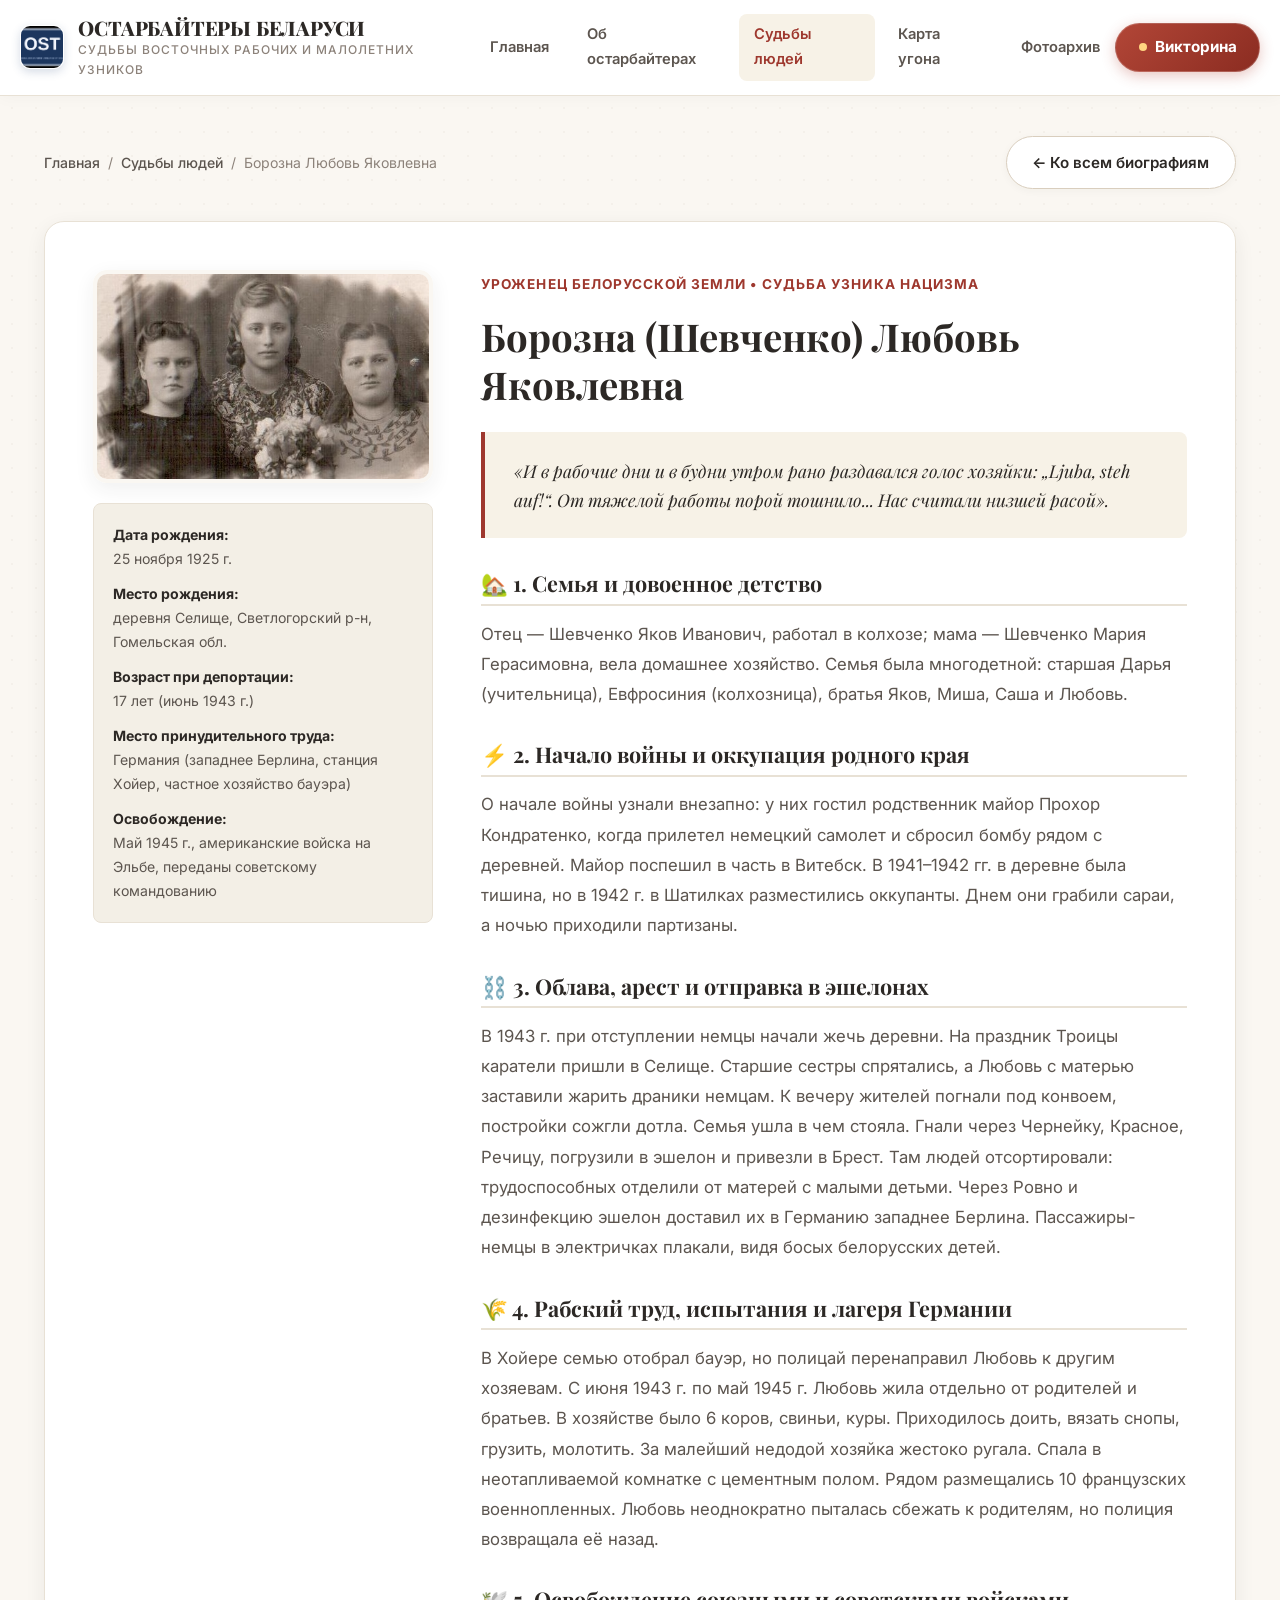
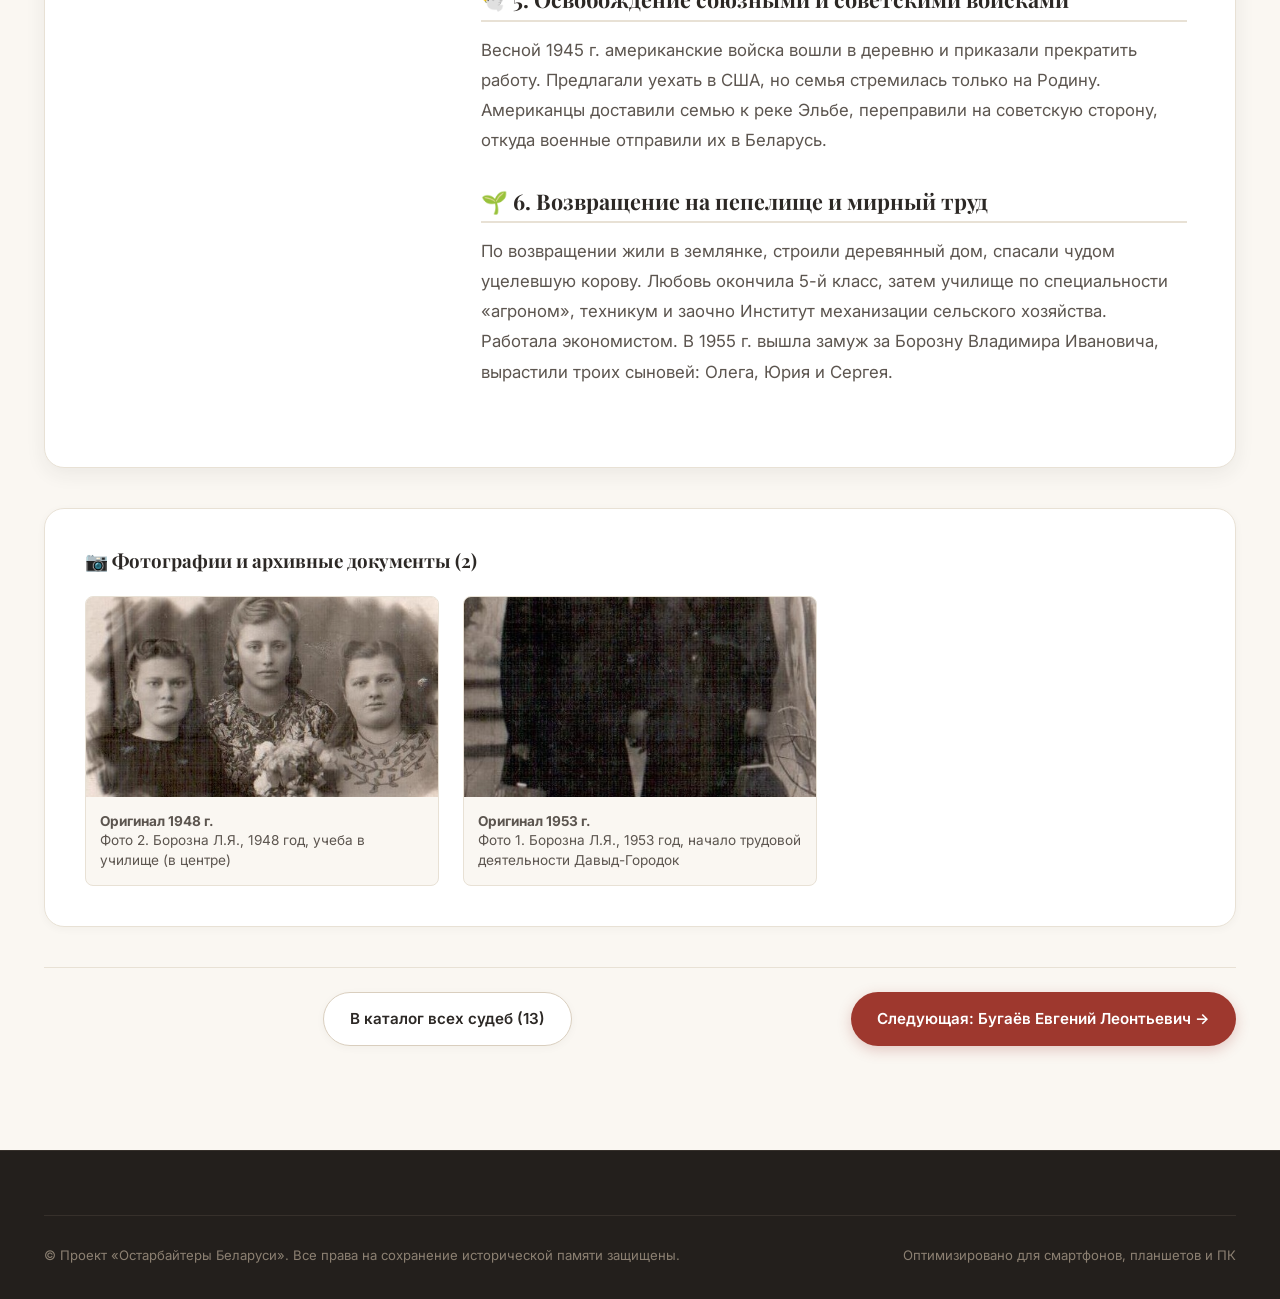
<file: pages/person_borozna.html>
<!DOCTYPE html>
<html lang="ru">
<head>
  <meta charset="UTF-8">
  <meta name="viewport" content="width=device-width, initial-scale=1.0">
  <title>Борозна (Шевченко) Любовь Яковлевна — Остарбайтеры Беларуси</title>
  <link rel="preconnect" href="https://fonts.googleapis.com">
  <link rel="preconnect" href="https://fonts.gstatic.com" crossorigin>
  <link href="https://fonts.googleapis.com/css2?family=Inter:wght@300;400;500;600;700&family=Playfair+Display:ital,wght@0,600;0,700;0,800;1,400;1,600&display=swap" rel="stylesheet">
  <link rel="stylesheet" href="../css/style.css">
</head>
<body>
  <!-- Header -->
  <header class="site-header">
    <div class="container header-inner">
      <a href="../index.html#home" class="brand-link">
        <img src="../images/ost_badge.png" alt="Знак OST" class="brand-emblem">
        <div class="brand-text">
          <h1>ОСТАРБАЙТЕРЫ БЕЛАРУСИ</h1>
          <p>Судьбы восточных рабочих и малолетних узников</p>
        </div>
      </a>
      <nav class="nav-menu">
        <a href="../index.html#home" class="nav-link">Главная</a>
        <a href="../index.html#history" class="nav-link">Об остарбайтерах</a>
        <a href="../index.html#people" class="nav-link active">Судьбы людей</a>
        <a href="../index.html#map" class="nav-link">Карта угона</a>
        <a href="../index.html#archive" class="nav-link">Фотоархив</a>
      </nav>
      <div class="nav-actions">
        <a href="quiz.html" class="btn btn-quiz-nav">
          <span class="pulse-dot"></span>
          <span>Викторина</span>
        </a>
      </div>
    </div>
  </header>

  <main style="padding: 2.5rem 0 5rem;">
    <div class="container">
      <div class="bio-nav-header">
        <nav class="breadcrumbs">
          <a href="../index.html#home" class="breadcrumb-link">Главная</a>
          <span>/</span>
          <a href="../index.html#people" class="breadcrumb-link">Судьбы людей</a>
          <span>/</span>
          <span>Борозна Любовь Яковлевна</span>
        </nav>
        <a href="../index.html#people" class="btn btn-secondary">
          ← Ко всем биографиям
        </a>
      </div>

      <div class="bio-hero-card">
        <div class="bio-portrait-wrapper">
          <img src="../images/photo_02_borozna_1948.jpg" alt="Борозна (Шевченко) Любовь Яковлевна" class="bio-main-img">
          <div class="bio-quick-facts">
            <div class="fact-row">
              <span class="fact-label">Дата рождения:</span>
              <span class="fact-val">25 ноября 1925 г.</span>
            </div>
            <div class="fact-row">
              <span class="fact-label">Место рождения:</span>
              <span class="fact-val">деревня Селище, Светлогорский р-н, Гомельская обл.</span>
            </div>
            <div class="fact-row">
              <span class="fact-label">Возраст при депортации:</span>
              <span class="fact-val">17 лет (июнь 1943 г.)</span>
            </div>
            <div class="fact-row">
              <span class="fact-label">Место принудительного труда:</span>
              <span class="fact-val">Германия (западнее Берлина, станция Хойер, частное хозяйство бауэра)</span>
            </div>
            <div class="fact-row">
              <span class="fact-label">Освобождение:</span>
              <span class="fact-val">Май 1945 г., американские войска на Эльбе, переданы советскому командованию</span>
            </div>
          </div>
        </div>

        <div class="bio-content">
          <span class="bio-chapter-tag">Уроженец белорусской земли • Судьба узника нацизма</span>
          <h2 class="bio-name">Борозна (Шевченко) Любовь Яковлевна</h2>
          
          <div class="bio-quote-box">
            «И в рабочие дни и в будни утром рано раздавался голос хозяйки: „Ljuba, steh auf!“. От тяжелой работы порой тошнило... Нас считали низшей расой».
          </div>

          <section class="story-section">
            <h3>🏡 1. Семья и довоенное детство</h3>
            <p>Отец — Шевченко Яков Иванович, работал в колхозе; мама — Шевченко Мария Герасимовна, вела домашнее хозяйство. Семья была многодетной: старшая Дарья (учительница), Евфросиния (колхозница), братья Яков, Миша, Саша и Любовь.</p>
          </section>

          <section class="story-section">
            <h3>⚡ 2. Начало войны и оккупация родного края</h3>
            <p>О начале войны узнали внезапно: у них гостил родственник майор Прохор Кондратенко, когда прилетел немецкий самолет и сбросил бомбу рядом с деревней. Майор поспешил в часть в Витебск. В 1941–1942 гг. в деревне была тишина, но в 1942 г. в Шатилках разместились оккупанты. Днем они грабили сараи, а ночью приходили партизаны.</p>
          </section>

          <section class="story-section">
            <h3>⛓️ 3. Облава, арест и отправка в эшелонах</h3>
            <p>В 1943 г. при отступлении немцы начали жечь деревни. На праздник Троицы каратели пришли в Селище. Старшие сестры спрятались, а Любовь с матерью заставили жарить драники немцам. К вечеру жителей погнали под конвоем, постройки сожгли дотла. Семья ушла в чем стояла. Гнали через Чернейку, Красное, Речицу, погрузили в эшелон и привезли в Брест. Там людей отсортировали: трудоспособных отделили от матерей с малыми детьми. Через Ровно и дезинфекцию эшелон доставил их в Германию западнее Берлина. Пассажиры-немцы в электричках плакали, видя босых белорусских детей.</p>
          </section>

          <section class="story-section">
            <h3>🌾 4. Рабский труд, испытания и лагеря Германии</h3>
            <p>В Хойере семью отобрал бауэр, но полицай перенаправил Любовь к другим хозяевам. С июня 1943 г. по май 1945 г. Любовь жила отдельно от родителей и братьев. В хозяйстве было 6 коров, свиньи, куры. Приходилось доить, вязать снопы, грузить, молотить. За малейший недодой хозяйка жестоко ругала. Спала в неотапливаемой комнатке с цементным полом. Рядом размещались 10 французских военнопленных. Любовь неоднократно пыталась сбежать к родителям, но полиция возвращала её назад.</p>
          </section>

          <section class="story-section">
            <h3>🕊️ 5. Освобождение союзными и советскими войсками</h3>
            <p>Весной 1945 г. американские войска вошли в деревню и приказали прекратить работу. Предлагали уехать в США, но семья стремилась только на Родину. Американцы доставили семью к реке Эльбе, переправили на советскую сторону, откуда военные отправили их в Беларусь.</p>
          </section>

          <section class="story-section">
            <h3>🌱 6. Возвращение на пепелище и мирный труд</h3>
            <p>По возвращении жили в землянке, строили деревянный дом, спасали чудом уцелевшую корову. Любовь окончила 5-й класс, затем училище по специальности «агроном», техникум и заочно Институт механизации сельского хозяйства. Работала экономистом. В 1955 г. вышла замуж за Борозну Владимира Ивановича, вырастили троих сыновей: Олега, Юрия и Сергея.</p>
          </section>
        </div>
      </div>

      <!-- Gallery -->
      <div class="bio-gallery-section">
        <h3>📷 Фотографии и архивные документы (2)</h3>
        <div class="bio-gallery-grid">
          
        <div class="gallery-thumb-card">
          <img src="../images/photo_02_borozna_1948.jpg" alt="Фото 2. Борозна Л.Я., 1948 год, учеба в училище (в центре)" class="gallery-thumb-img">
          <div class="gallery-thumb-caption">
            <strong>Оригинал 1948 г.</strong><br>Фото 2. Борозна Л.Я., 1948 год, учеба в училище (в центре)
          </div>
        </div>
        
        <div class="gallery-thumb-card">
          <img src="../images/photo_01_borozna_1953.jpg" alt="Фото 1. Борозна Л.Я., 1953 год, начало трудовой деятельности Давыд-Городок" class="gallery-thumb-img">
          <div class="gallery-thumb-caption">
            <strong>Оригинал 1953 г.</strong><br>Фото 1. Борозна Л.Я., 1953 год, начало трудовой деятельности Давыд-Городок
          </div>
        </div>
        
        </div>
      </div>

      <!-- Pagination -->
      <div class="person-pagination">
        <div></div>
        <a href="../index.html#people" class="btn btn-secondary">В каталог всех судеб (13)</a>
        <a href="person_bugaev.html" class="btn btn-primary">Следующая: Бугаёв Евгений Леонтьевич →</a>
      </div>
    </div>
  </main>

  <footer class="site-footer">
    <div class="container">
      <div class="footer-bottom">
        <div>© Проект «Остарбайтеры Беларуси». Все права на сохранение исторической памяти защищены.</div>
        <div>Оптимизировано для смартфонов, планшетов и ПК</div>
      </div>
    </div>
  </footer>
</body>
</html>
</file>
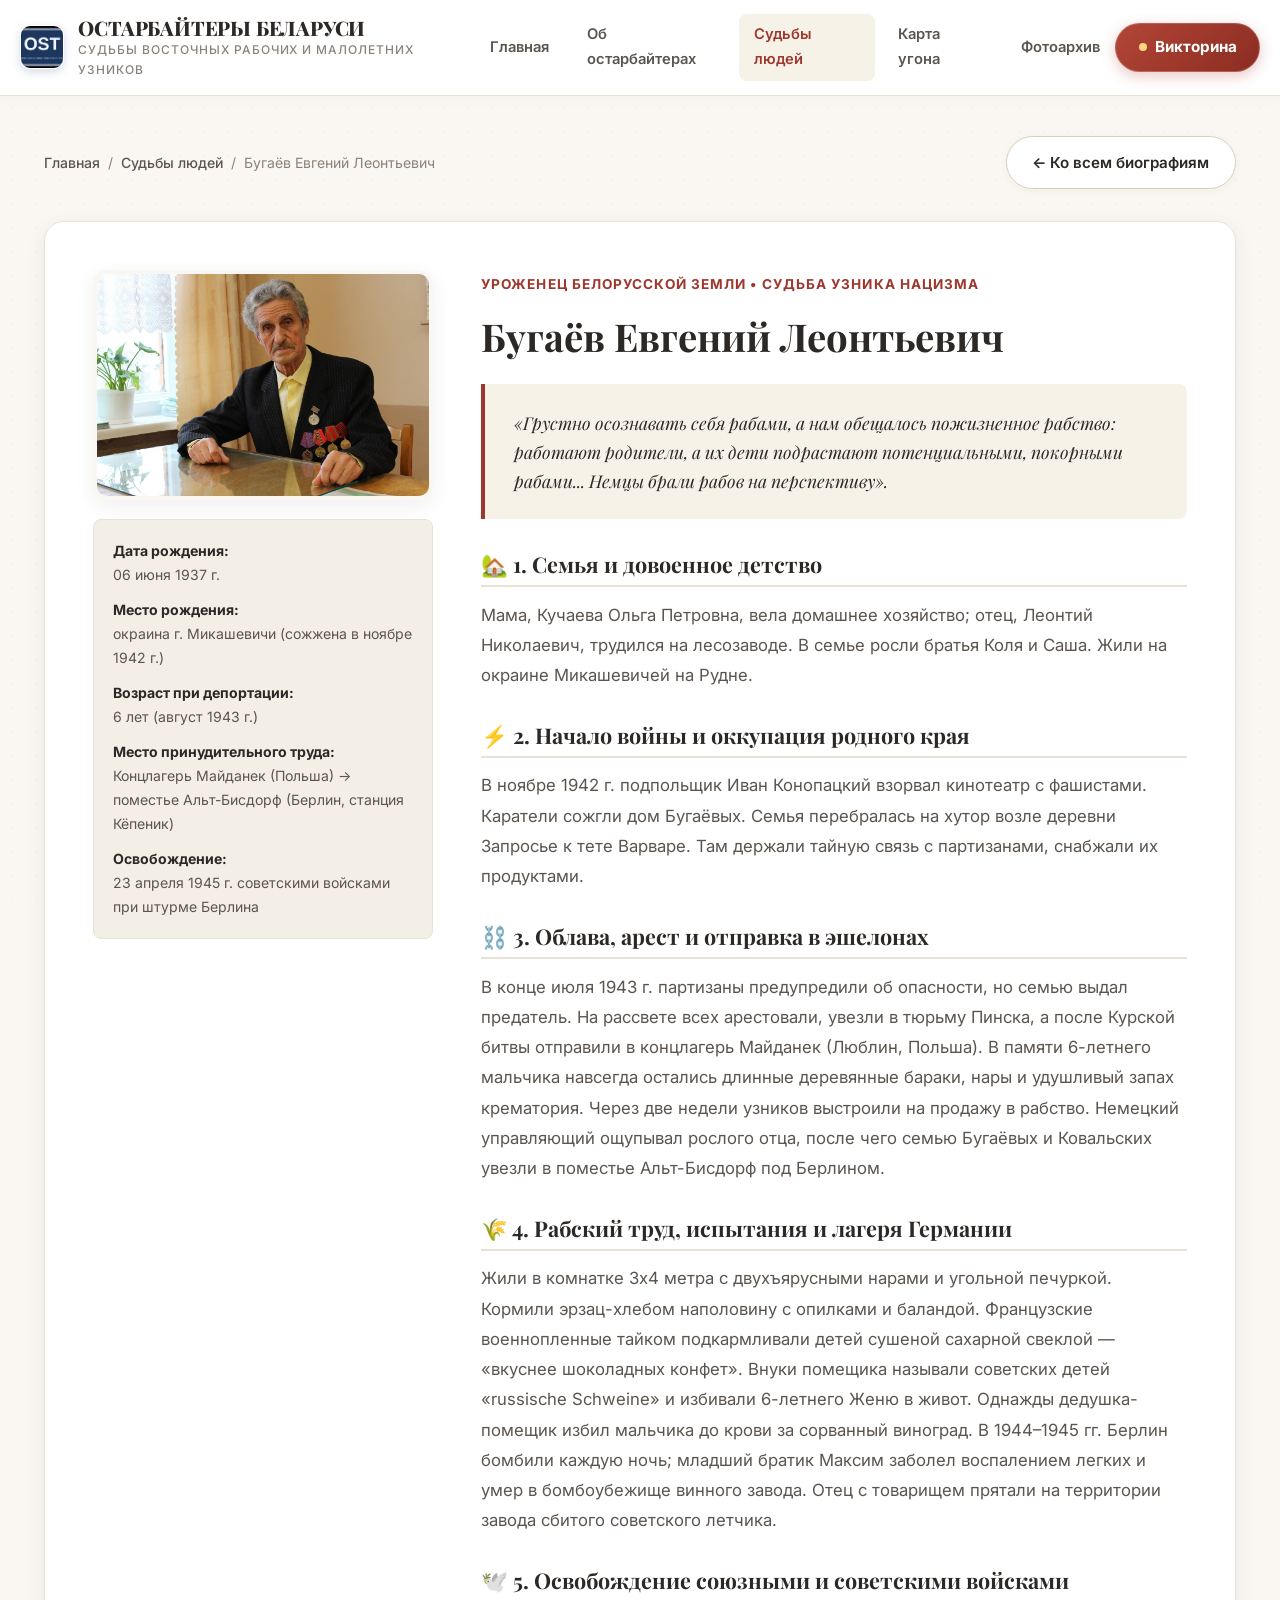
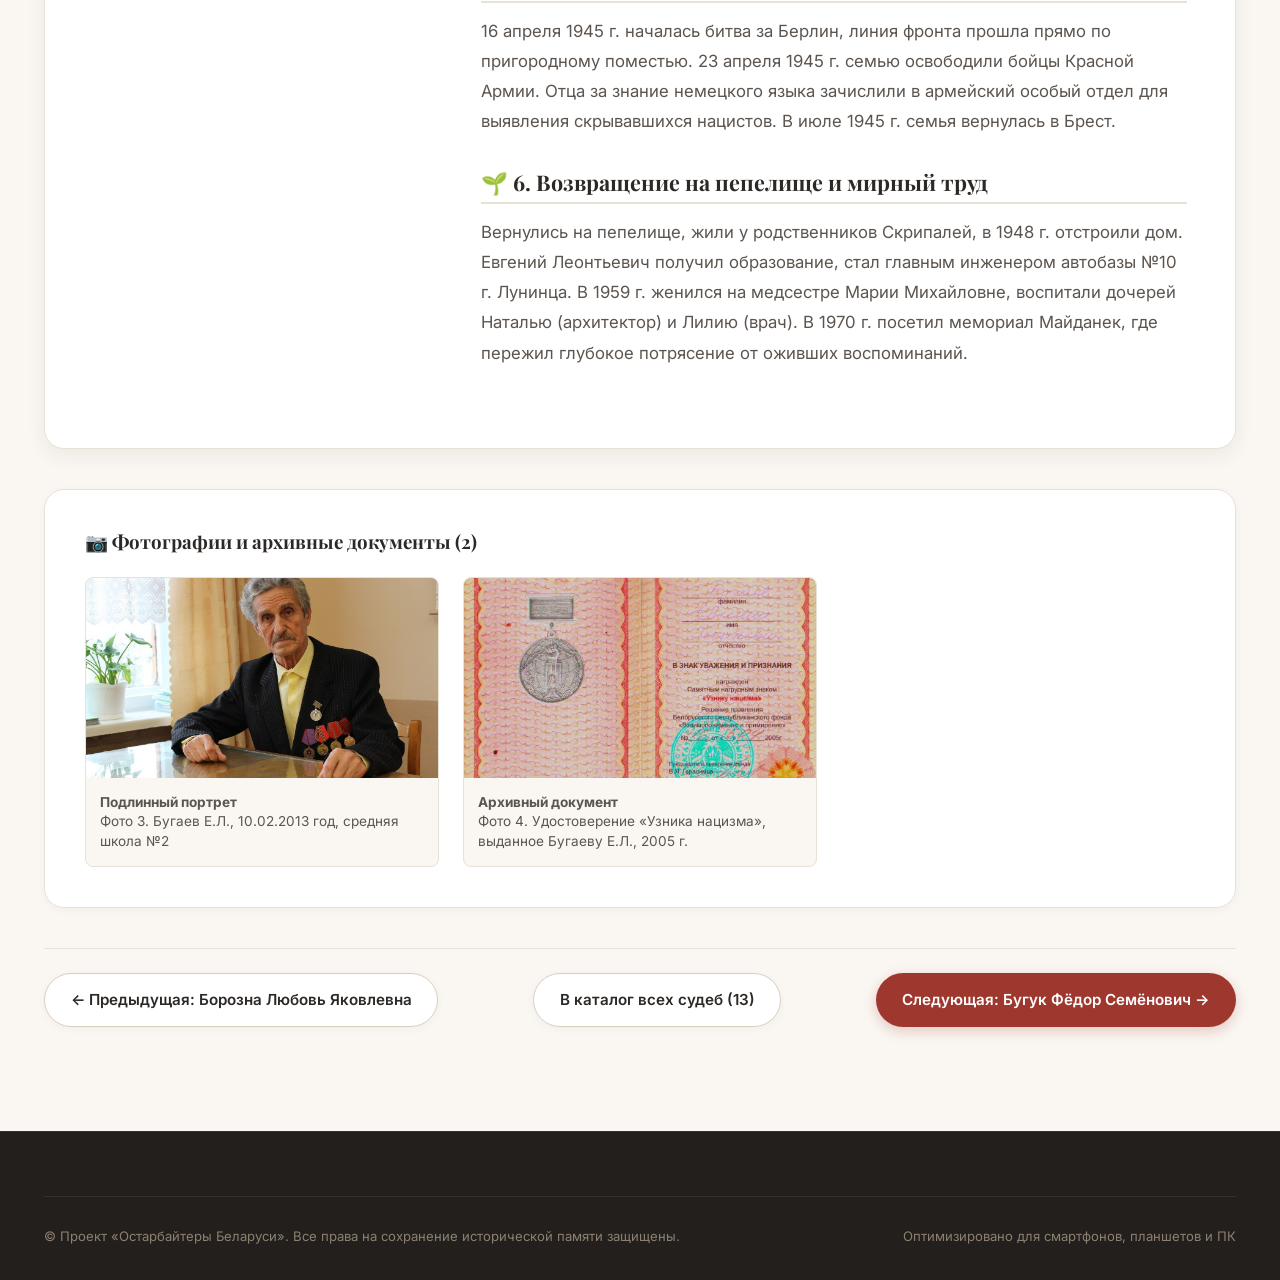
<file: pages/person_bugaev.html>
<!DOCTYPE html>
<html lang="ru">
<head>
  <meta charset="UTF-8">
  <meta name="viewport" content="width=device-width, initial-scale=1.0">
  <title>Бугаёв Евгений Леонтьевич — Остарбайтеры Беларуси</title>
  <link rel="preconnect" href="https://fonts.googleapis.com">
  <link rel="preconnect" href="https://fonts.gstatic.com" crossorigin>
  <link href="https://fonts.googleapis.com/css2?family=Inter:wght@300;400;500;600;700&family=Playfair+Display:ital,wght@0,600;0,700;0,800;1,400;1,600&display=swap" rel="stylesheet">
  <link rel="stylesheet" href="../css/style.css">
</head>
<body>
  <!-- Header -->
  <header class="site-header">
    <div class="container header-inner">
      <a href="../index.html#home" class="brand-link">
        <img src="../images/ost_badge.png" alt="Знак OST" class="brand-emblem">
        <div class="brand-text">
          <h1>ОСТАРБАЙТЕРЫ БЕЛАРУСИ</h1>
          <p>Судьбы восточных рабочих и малолетних узников</p>
        </div>
      </a>
      <nav class="nav-menu">
        <a href="../index.html#home" class="nav-link">Главная</a>
        <a href="../index.html#history" class="nav-link">Об остарбайтерах</a>
        <a href="../index.html#people" class="nav-link active">Судьбы людей</a>
        <a href="../index.html#map" class="nav-link">Карта угона</a>
        <a href="../index.html#archive" class="nav-link">Фотоархив</a>
      </nav>
      <div class="nav-actions">
        <a href="quiz.html" class="btn btn-quiz-nav">
          <span class="pulse-dot"></span>
          <span>Викторина</span>
        </a>
      </div>
    </div>
  </header>

  <main style="padding: 2.5rem 0 5rem;">
    <div class="container">
      <div class="bio-nav-header">
        <nav class="breadcrumbs">
          <a href="../index.html#home" class="breadcrumb-link">Главная</a>
          <span>/</span>
          <a href="../index.html#people" class="breadcrumb-link">Судьбы людей</a>
          <span>/</span>
          <span>Бугаёв Евгений Леонтьевич</span>
        </nav>
        <a href="../index.html#people" class="btn btn-secondary">
          ← Ко всем биографиям
        </a>
      </div>

      <div class="bio-hero-card">
        <div class="bio-portrait-wrapper">
          <img src="../images/photo_03_bugaev_2013.jpg" alt="Бугаёв Евгений Леонтьевич" class="bio-main-img">
          <div class="bio-quick-facts">
            <div class="fact-row">
              <span class="fact-label">Дата рождения:</span>
              <span class="fact-val">06 июня 1937 г.</span>
            </div>
            <div class="fact-row">
              <span class="fact-label">Место рождения:</span>
              <span class="fact-val">окраина г. Микашевичи (сожжена в ноябре 1942 г.)</span>
            </div>
            <div class="fact-row">
              <span class="fact-label">Возраст при депортации:</span>
              <span class="fact-val">6 лет (август 1943 г.)</span>
            </div>
            <div class="fact-row">
              <span class="fact-label">Место принудительного труда:</span>
              <span class="fact-val">Концлагерь Майданек (Польша) → поместье Альт-Бисдорф (Берлин, станция Кёпеник)</span>
            </div>
            <div class="fact-row">
              <span class="fact-label">Освобождение:</span>
              <span class="fact-val">23 апреля 1945 г. советскими войсками при штурме Берлина</span>
            </div>
          </div>
        </div>

        <div class="bio-content">
          <span class="bio-chapter-tag">Уроженец белорусской земли • Судьба узника нацизма</span>
          <h2 class="bio-name">Бугаёв Евгений Леонтьевич</h2>
          
          <div class="bio-quote-box">
            «Грустно осознавать себя рабами, а нам обещалось пожизненное рабство: работают родители, а их дети подрастают потенциальными, покорными рабами... Немцы брали рабов на перспективу».
          </div>

          <section class="story-section">
            <h3>🏡 1. Семья и довоенное детство</h3>
            <p>Мама, Кучаева Ольга Петровна, вела домашнее хозяйство; отец, Леонтий Николаевич, трудился на лесозаводе. В семье росли братья Коля и Саша. Жили на окраине Микашевичей на Рудне.</p>
          </section>

          <section class="story-section">
            <h3>⚡ 2. Начало войны и оккупация родного края</h3>
            <p>В ноябре 1942 г. подпольщик Иван Конопацкий взорвал кинотеатр с фашистами. Каратели сожгли дом Бугаёвых. Семья перебралась на хутор возле деревни Запросье к тете Варваре. Там держали тайную связь с партизанами, снабжали их продуктами.</p>
          </section>

          <section class="story-section">
            <h3>⛓️ 3. Облава, арест и отправка в эшелонах</h3>
            <p>В конце июля 1943 г. партизаны предупредили об опасности, но семью выдал предатель. На рассвете всех арестовали, увезли в тюрьму Пинска, а после Курской битвы отправили в концлагерь Майданек (Люблин, Польша). В памяти 6-летнего мальчика навсегда остались длинные деревянные бараки, нары и удушливый запах крематория. Через две недели узников выстроили на продажу в рабство. Немецкий управляющий ощупывал рослого отца, после чего семью Бугаёвых и Ковальских увезли в поместье Альт-Бисдорф под Берлином.</p>
          </section>

          <section class="story-section">
            <h3>🌾 4. Рабский труд, испытания и лагеря Германии</h3>
            <p>Жили в комнатке 3х4 метра с двухъярусными нарами и угольной печуркой. Кормили эрзац-хлебом наполовину с опилками и баландой. Французские военнопленные тайком подкармливали детей сушеной сахарной свеклой — «вкуснее шоколадных конфет». Внуки помещика называли советских детей «russische Schweine» и избивали 6-летнего Женю в живот. Однажды дедушка-помещик избил мальчика до крови за сорванный виноград. В 1944–1945 гг. Берлин бомбили каждую ночь; младший братик Максим заболел воспалением легких и умер в бомбоубежище винного завода. Отец с товарищем прятали на территории завода сбитого советского летчика.</p>
          </section>

          <section class="story-section">
            <h3>🕊️ 5. Освобождение союзными и советскими войсками</h3>
            <p>16 апреля 1945 г. началась битва за Берлин, линия фронта прошла прямо по пригородному поместью. 23 апреля 1945 г. семью освободили бойцы Красной Армии. Отца за знание немецкого языка зачислили в армейский особый отдел для выявления скрывавшихся нацистов. В июле 1945 г. семья вернулась в Брест.</p>
          </section>

          <section class="story-section">
            <h3>🌱 6. Возвращение на пепелище и мирный труд</h3>
            <p>Вернулись на пепелище, жили у родственников Скрипалей, в 1948 г. отстроили дом. Евгений Леонтьевич получил образование, стал главным инженером автобазы №10 г. Лунинца. В 1959 г. женился на медсестре Марии Михайловне, воспитали дочерей Наталью (архитектор) и Лилию (врач). В 1970 г. посетил мемориал Майданек, где пережил глубокое потрясение от оживших воспоминаний.</p>
          </section>
        </div>
      </div>

      <!-- Gallery -->
      <div class="bio-gallery-section">
        <h3>📷 Фотографии и архивные документы (2)</h3>
        <div class="bio-gallery-grid">
          
        <div class="gallery-thumb-card">
          <img src="../images/photo_03_bugaev_2013.jpg" alt="Фото 3. Бугаев Е.Л., 10.02.2013 год, средняя школа №2" class="gallery-thumb-img">
          <div class="gallery-thumb-caption">
            <strong>Подлинный портрет</strong><br>Фото 3. Бугаев Е.Л., 10.02.2013 год, средняя школа №2
          </div>
        </div>
        
        <div class="gallery-thumb-card">
          <img src="../images/photo_04_bugaev_cert_2005.jpg" alt="Фото 4. Удостоверение «Узника нацизма», выданное Бугаеву Е.Л., 2005 г." class="gallery-thumb-img">
          <div class="gallery-thumb-caption">
            <strong>Архивный документ</strong><br>Фото 4. Удостоверение «Узника нацизма», выданное Бугаеву Е.Л., 2005 г.
          </div>
        </div>
        
        </div>
      </div>

      <!-- Pagination -->
      <div class="person-pagination">
        <a href="person_borozna.html" class="btn btn-secondary">← Предыдущая: Борозна Любовь Яковлевна</a>
        <a href="../index.html#people" class="btn btn-secondary">В каталог всех судеб (13)</a>
        <a href="person_buguk.html" class="btn btn-primary">Следующая: Бугук Фёдор Семёнович →</a>
      </div>
    </div>
  </main>

  <footer class="site-footer">
    <div class="container">
      <div class="footer-bottom">
        <div>© Проект «Остарбайтеры Беларуси». Все права на сохранение исторической памяти защищены.</div>
        <div>Оптимизировано для смартфонов, планшетов и ПК</div>
      </div>
    </div>
  </footer>
</body>
</html>
</file>
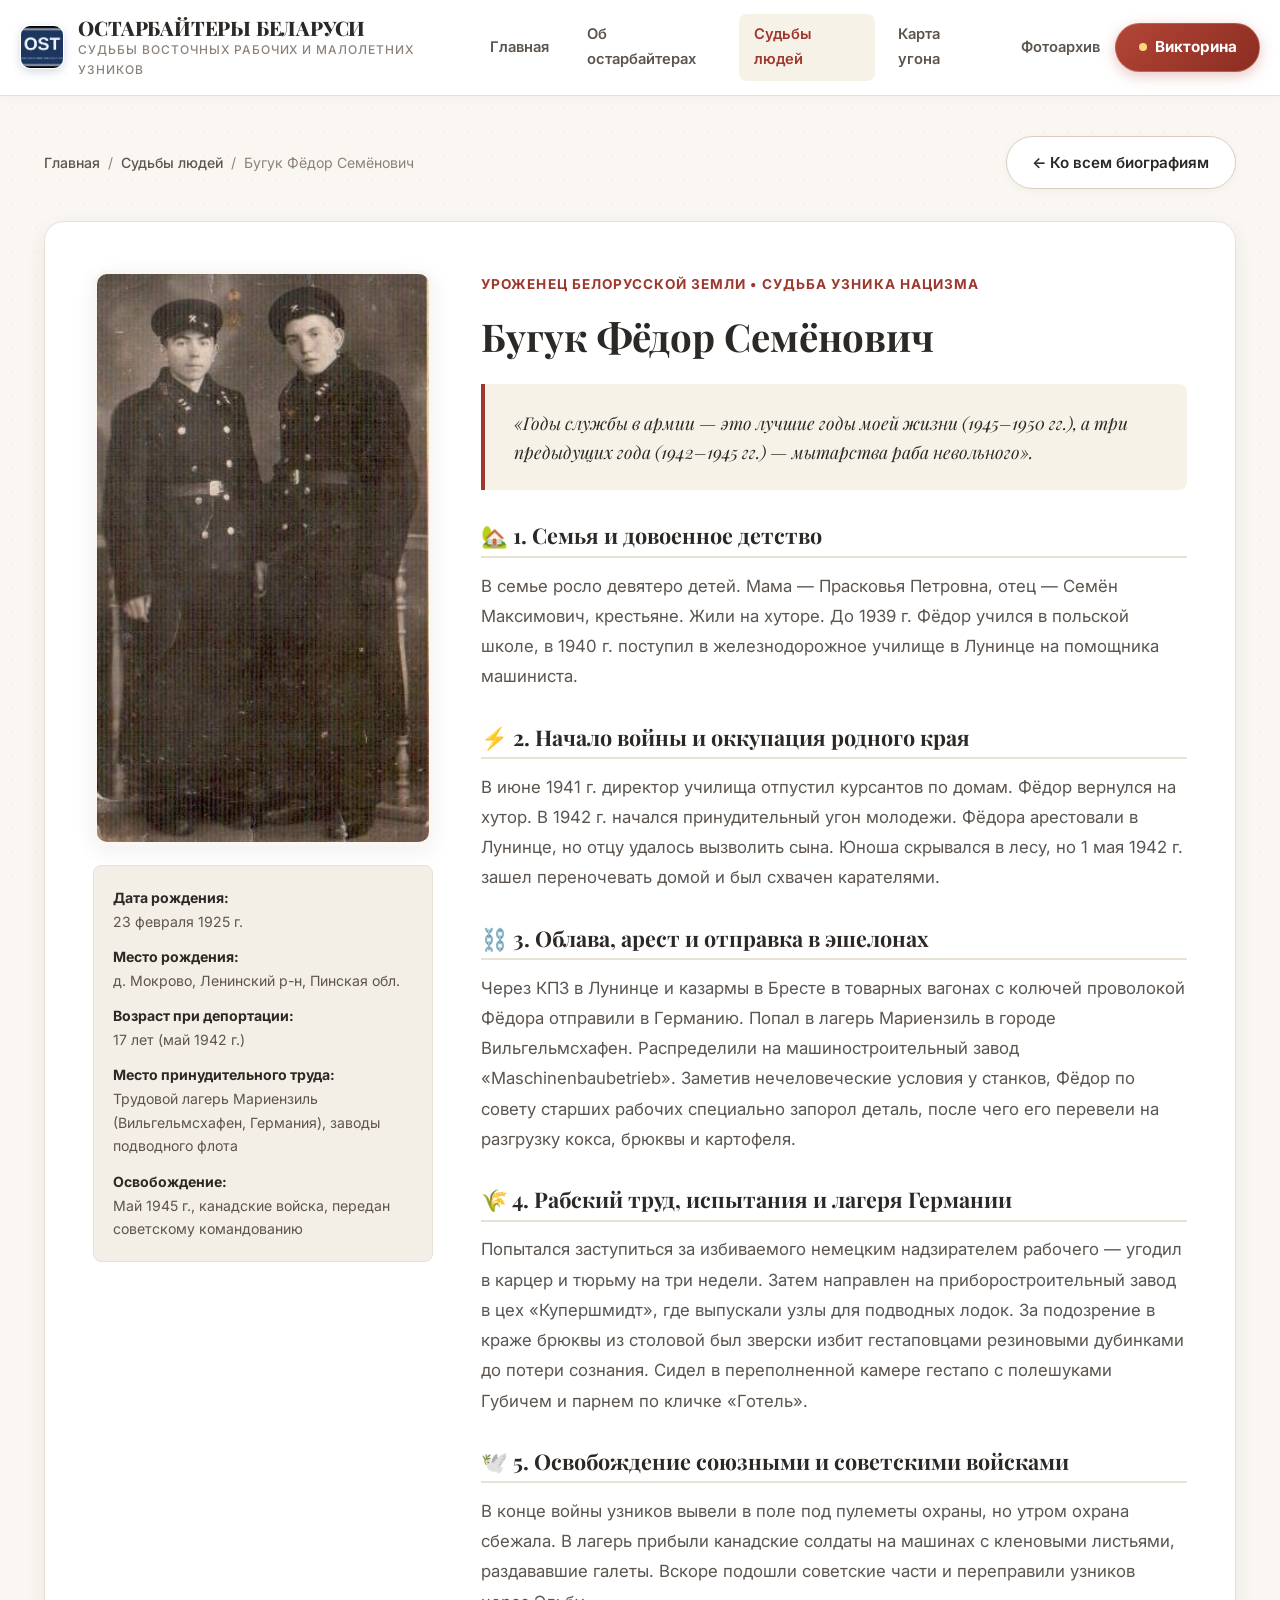
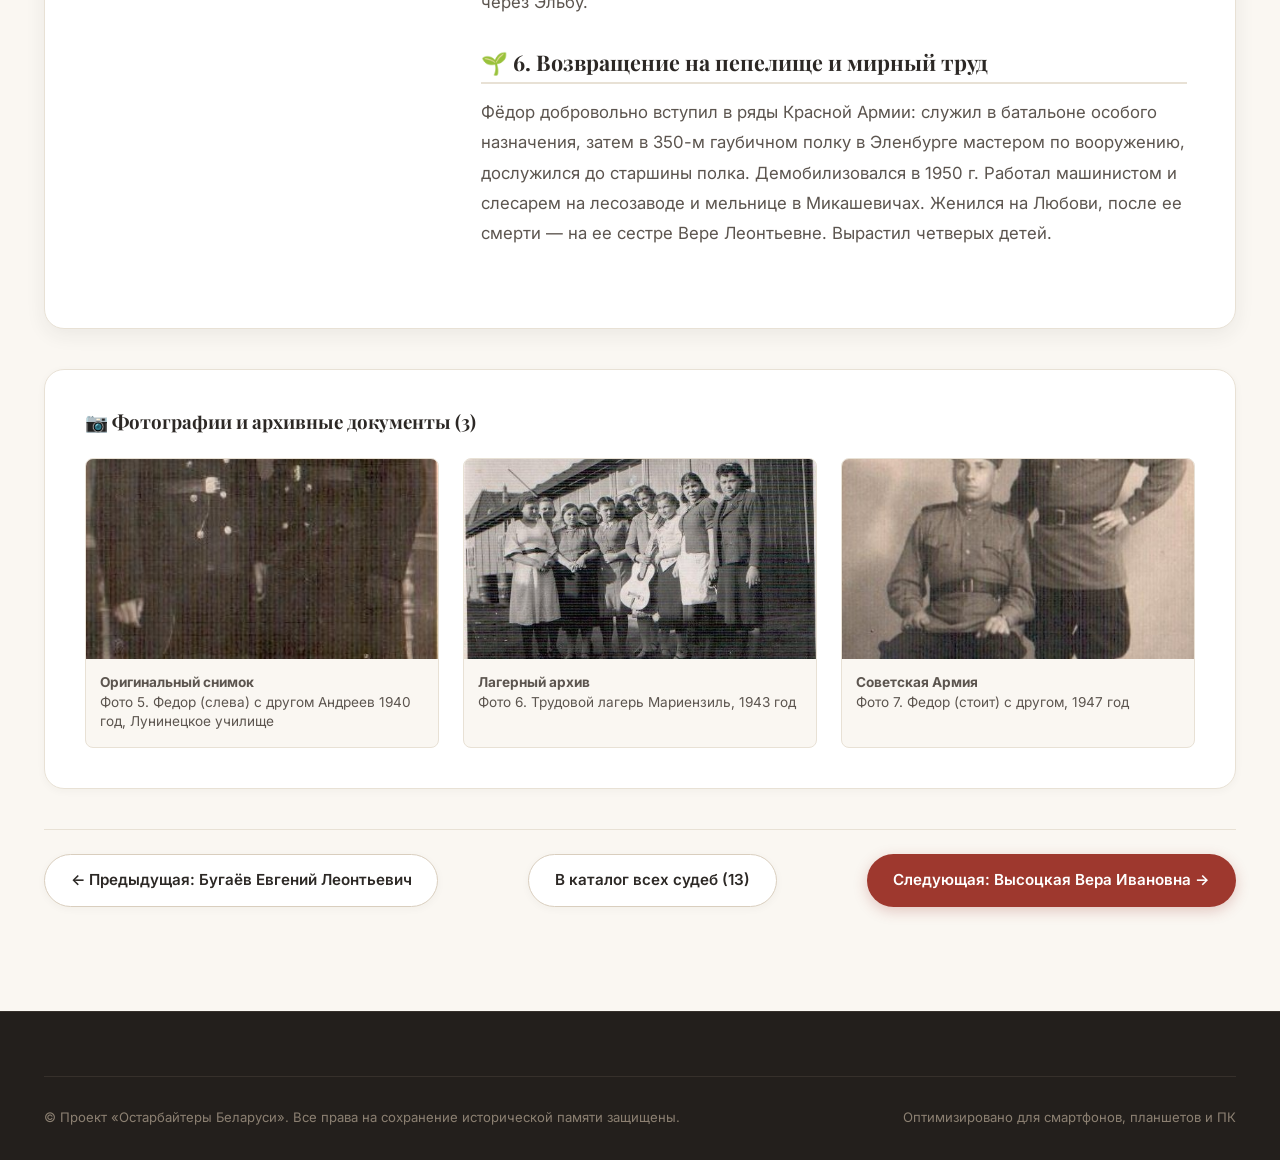
<file: pages/person_buguk.html>
<!DOCTYPE html>
<html lang="ru">
<head>
  <meta charset="UTF-8">
  <meta name="viewport" content="width=device-width, initial-scale=1.0">
  <title>Бугук Фёдор Семёнович — Остарбайтеры Беларуси</title>
  <link rel="preconnect" href="https://fonts.googleapis.com">
  <link rel="preconnect" href="https://fonts.gstatic.com" crossorigin>
  <link href="https://fonts.googleapis.com/css2?family=Inter:wght@300;400;500;600;700&family=Playfair+Display:ital,wght@0,600;0,700;0,800;1,400;1,600&display=swap" rel="stylesheet">
  <link rel="stylesheet" href="../css/style.css">
</head>
<body>
  <!-- Header -->
  <header class="site-header">
    <div class="container header-inner">
      <a href="../index.html#home" class="brand-link">
        <img src="../images/ost_badge.png" alt="Знак OST" class="brand-emblem">
        <div class="brand-text">
          <h1>ОСТАРБАЙТЕРЫ БЕЛАРУСИ</h1>
          <p>Судьбы восточных рабочих и малолетних узников</p>
        </div>
      </a>
      <nav class="nav-menu">
        <a href="../index.html#home" class="nav-link">Главная</a>
        <a href="../index.html#history" class="nav-link">Об остарбайтерах</a>
        <a href="../index.html#people" class="nav-link active">Судьбы людей</a>
        <a href="../index.html#map" class="nav-link">Карта угона</a>
        <a href="../index.html#archive" class="nav-link">Фотоархив</a>
      </nav>
      <div class="nav-actions">
        <a href="quiz.html" class="btn btn-quiz-nav">
          <span class="pulse-dot"></span>
          <span>Викторина</span>
        </a>
      </div>
    </div>
  </header>

  <main style="padding: 2.5rem 0 5rem;">
    <div class="container">
      <div class="bio-nav-header">
        <nav class="breadcrumbs">
          <a href="../index.html#home" class="breadcrumb-link">Главная</a>
          <span>/</span>
          <a href="../index.html#people" class="breadcrumb-link">Судьбы людей</a>
          <span>/</span>
          <span>Бугук Фёдор Семёнович</span>
        </nav>
        <a href="../index.html#people" class="btn btn-secondary">
          ← Ко всем биографиям
        </a>
      </div>

      <div class="bio-hero-card">
        <div class="bio-portrait-wrapper">
          <img src="../images/photo_05_buguk_1940.jpg" alt="Бугук Фёдор Семёнович" class="bio-main-img">
          <div class="bio-quick-facts">
            <div class="fact-row">
              <span class="fact-label">Дата рождения:</span>
              <span class="fact-val">23 февраля 1925 г.</span>
            </div>
            <div class="fact-row">
              <span class="fact-label">Место рождения:</span>
              <span class="fact-val">д. Мокрово, Ленинский р-н, Пинская обл.</span>
            </div>
            <div class="fact-row">
              <span class="fact-label">Возраст при депортации:</span>
              <span class="fact-val">17 лет (май 1942 г.)</span>
            </div>
            <div class="fact-row">
              <span class="fact-label">Место принудительного труда:</span>
              <span class="fact-val">Трудовой лагерь Мариензиль (Вильгельмсхафен, Германия), заводы подводного флота</span>
            </div>
            <div class="fact-row">
              <span class="fact-label">Освобождение:</span>
              <span class="fact-val">Май 1945 г., канадские войска, передан советскому командованию</span>
            </div>
          </div>
        </div>

        <div class="bio-content">
          <span class="bio-chapter-tag">Уроженец белорусской земли • Судьба узника нацизма</span>
          <h2 class="bio-name">Бугук Фёдор Семёнович</h2>
          
          <div class="bio-quote-box">
            «Годы службы в армии — это лучшие годы моей жизни (1945–1950 гг.), а три предыдущих года (1942–1945 гг.) — мытарства раба невольного».
          </div>

          <section class="story-section">
            <h3>🏡 1. Семья и довоенное детство</h3>
            <p>В семье росло девятеро детей. Мама — Прасковья Петровна, отец — Семён Максимович, крестьяне. Жили на хуторе. До 1939 г. Фёдор учился в польской школе, в 1940 г. поступил в железнодорожное училище в Лунинце на помощника машиниста.</p>
          </section>

          <section class="story-section">
            <h3>⚡ 2. Начало войны и оккупация родного края</h3>
            <p>В июне 1941 г. директор училища отпустил курсантов по домам. Фёдор вернулся на хутор. В 1942 г. начался принудительный угон молодежи. Фёдора арестовали в Лунинце, но отцу удалось вызволить сына. Юноша скрывался в лесу, но 1 мая 1942 г. зашел переночевать домой и был схвачен карателями.</p>
          </section>

          <section class="story-section">
            <h3>⛓️ 3. Облава, арест и отправка в эшелонах</h3>
            <p>Через КПЗ в Лунинце и казармы в Бресте в товарных вагонах с колючей проволокой Фёдора отправили в Германию. Попал в лагерь Мариензиль в городе Вильгельмсхафен. Распределили на машиностроительный завод «Maschinenbaubetrieb». Заметив нечеловеческие условия у станков, Фёдор по совету старших рабочих специально запорол деталь, после чего его перевели на разгрузку кокса, брюквы и картофеля.</p>
          </section>

          <section class="story-section">
            <h3>🌾 4. Рабский труд, испытания и лагеря Германии</h3>
            <p>Попытался заступиться за избиваемого немецким надзирателем рабочего — угодил в карцер и тюрьму на три недели. Затем направлен на приборостроительный завод в цех «Купершмидт», где выпускали узлы для подводных лодок. За подозрение в краже брюквы из столовой был зверски избит гестаповцами резиновыми дубинками до потери сознания. Сидел в переполненной камере гестапо с полешуками Губичем и парнем по кличке «Готель».</p>
          </section>

          <section class="story-section">
            <h3>🕊️ 5. Освобождение союзными и советскими войсками</h3>
            <p>В конце войны узников вывели в поле под пулеметы охраны, но утром охрана сбежала. В лагерь прибыли канадские солдаты на машинах с кленовыми листьями, раздававшие галеты. Вскоре подошли советские части и переправили узников через Эльбу.</p>
          </section>

          <section class="story-section">
            <h3>🌱 6. Возвращение на пепелище и мирный труд</h3>
            <p>Фёдор добровольно вступил в ряды Красной Армии: служил в батальоне особого назначения, затем в 350-м гаубичном полку в Эленбурге мастером по вооружению, дослужился до старшины полка. Демобилизовался в 1950 г. Работал машинистом и слесарем на лесозаводе и мельнице в Микашевичах. Женился на Любови, после ее смерти — на ее сестре Вере Леонтьевне. Вырастил четверых детей.</p>
          </section>
        </div>
      </div>

      <!-- Gallery -->
      <div class="bio-gallery-section">
        <h3>📷 Фотографии и архивные документы (3)</h3>
        <div class="bio-gallery-grid">
          
        <div class="gallery-thumb-card">
          <img src="../images/photo_05_buguk_1940.jpg" alt="Фото 5. Федор (слева) с другом Андреев 1940 год, Лунинецкое училище" class="gallery-thumb-img">
          <div class="gallery-thumb-caption">
            <strong>Оригинальный снимок</strong><br>Фото 5. Федор (слева) с другом Андреев 1940 год, Лунинецкое училище
          </div>
        </div>
        
        <div class="gallery-thumb-card">
          <img src="../images/photo_06_mariensiel_women_1943.jpg" alt="Фото 6. Трудовой лагерь Мариензиль, 1943 год" class="gallery-thumb-img">
          <div class="gallery-thumb-caption">
            <strong>Лагерный архив</strong><br>Фото 6. Трудовой лагерь Мариензиль, 1943 год
          </div>
        </div>
        
        <div class="gallery-thumb-card">
          <img src="../images/photo_07_buguk_1947.jpg" alt="Фото 7. Федор (стоит) с другом, 1947 год" class="gallery-thumb-img">
          <div class="gallery-thumb-caption">
            <strong>Советская Армия</strong><br>Фото 7. Федор (стоит) с другом, 1947 год
          </div>
        </div>
        
        </div>
      </div>

      <!-- Pagination -->
      <div class="person-pagination">
        <a href="person_bugaev.html" class="btn btn-secondary">← Предыдущая: Бугаёв Евгений Леонтьевич</a>
        <a href="../index.html#people" class="btn btn-secondary">В каталог всех судеб (13)</a>
        <a href="person_vysotskaya.html" class="btn btn-primary">Следующая: Высоцкая Вера Ивановна →</a>
      </div>
    </div>
  </main>

  <footer class="site-footer">
    <div class="container">
      <div class="footer-bottom">
        <div>© Проект «Остарбайтеры Беларуси». Все права на сохранение исторической памяти защищены.</div>
        <div>Оптимизировано для смартфонов, планшетов и ПК</div>
      </div>
    </div>
  </footer>
</body>
</html>
</file>
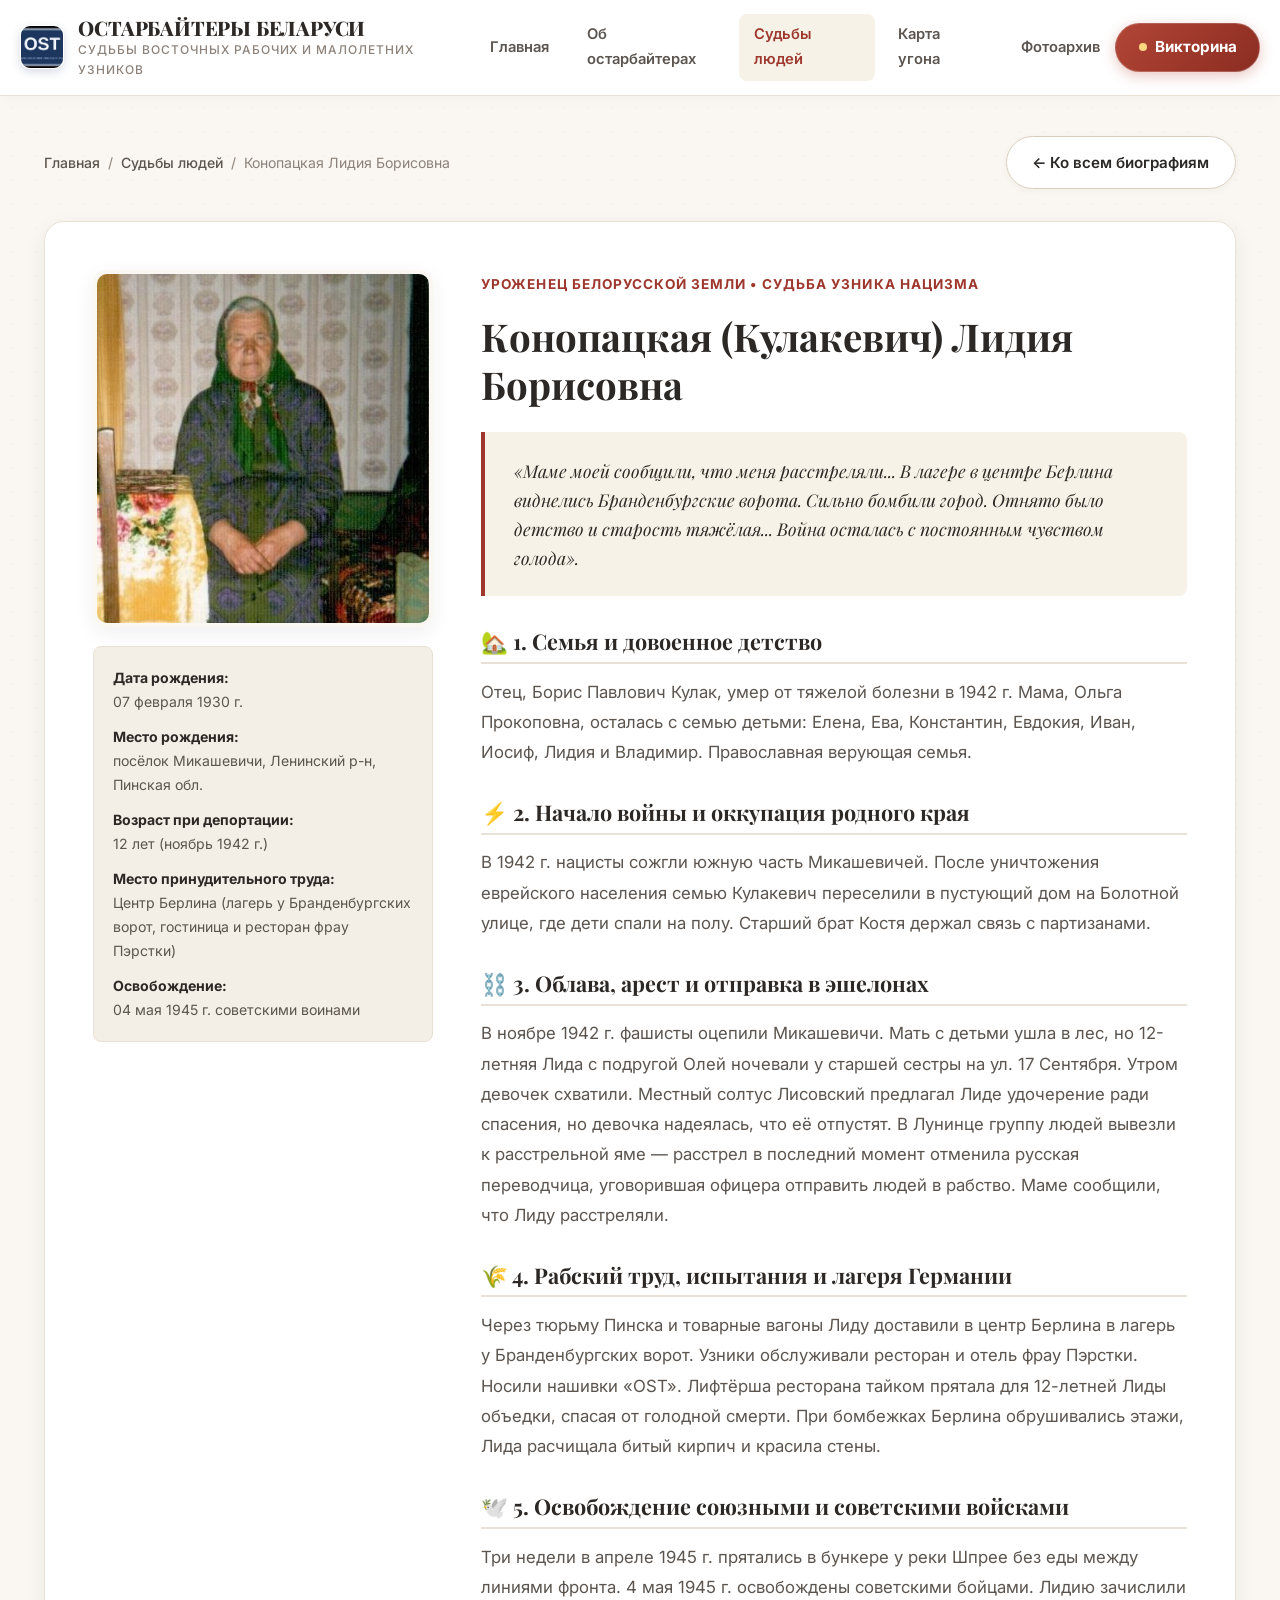
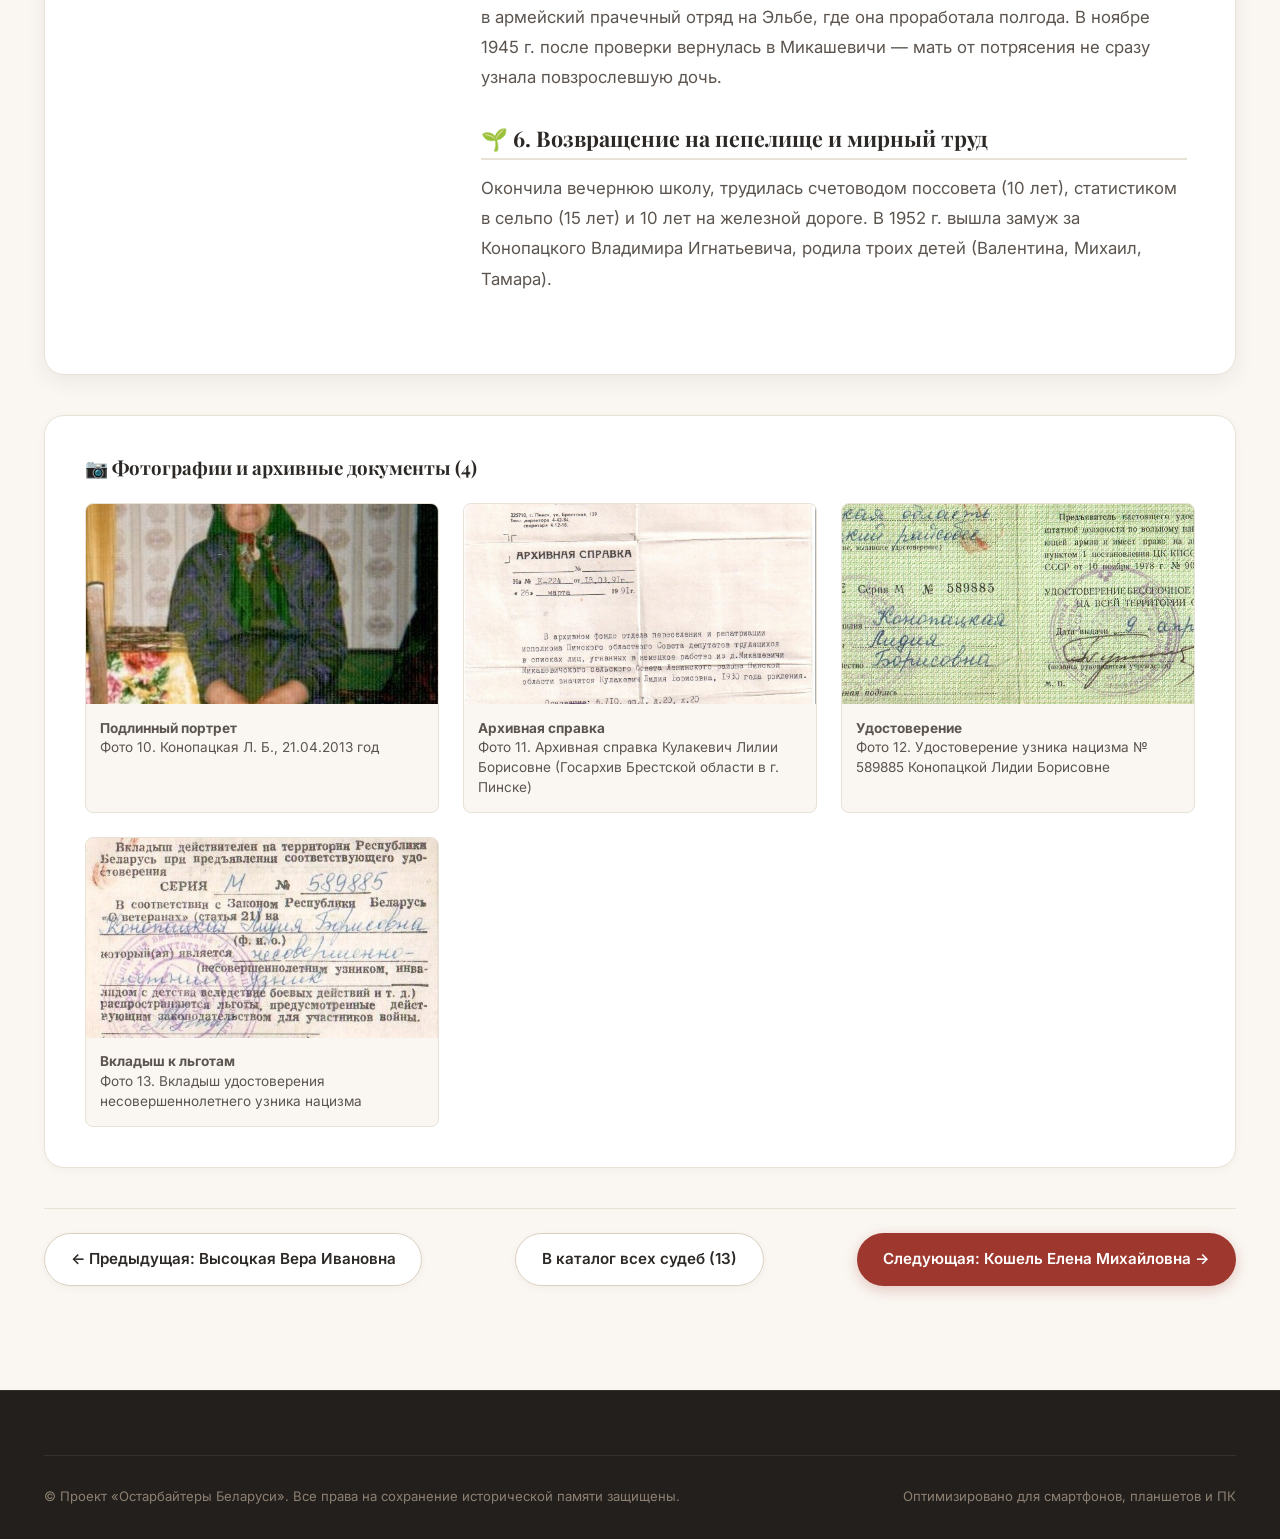
<file: pages/person_konopatskaya.html>
<!DOCTYPE html>
<html lang="ru">
<head>
  <meta charset="UTF-8">
  <meta name="viewport" content="width=device-width, initial-scale=1.0">
  <title>Конопацкая (Кулакевич) Лидия Борисовна — Остарбайтеры Беларуси</title>
  <link rel="preconnect" href="https://fonts.googleapis.com">
  <link rel="preconnect" href="https://fonts.gstatic.com" crossorigin>
  <link href="https://fonts.googleapis.com/css2?family=Inter:wght@300;400;500;600;700&family=Playfair+Display:ital,wght@0,600;0,700;0,800;1,400;1,600&display=swap" rel="stylesheet">
  <link rel="stylesheet" href="../css/style.css">
</head>
<body>
  <!-- Header -->
  <header class="site-header">
    <div class="container header-inner">
      <a href="../index.html#home" class="brand-link">
        <img src="../images/ost_badge.png" alt="Знак OST" class="brand-emblem">
        <div class="brand-text">
          <h1>ОСТАРБАЙТЕРЫ БЕЛАРУСИ</h1>
          <p>Судьбы восточных рабочих и малолетних узников</p>
        </div>
      </a>
      <nav class="nav-menu">
        <a href="../index.html#home" class="nav-link">Главная</a>
        <a href="../index.html#history" class="nav-link">Об остарбайтерах</a>
        <a href="../index.html#people" class="nav-link active">Судьбы людей</a>
        <a href="../index.html#map" class="nav-link">Карта угона</a>
        <a href="../index.html#archive" class="nav-link">Фотоархив</a>
      </nav>
      <div class="nav-actions">
        <a href="quiz.html" class="btn btn-quiz-nav">
          <span class="pulse-dot"></span>
          <span>Викторина</span>
        </a>
      </div>
    </div>
  </header>

  <main style="padding: 2.5rem 0 5rem;">
    <div class="container">
      <div class="bio-nav-header">
        <nav class="breadcrumbs">
          <a href="../index.html#home" class="breadcrumb-link">Главная</a>
          <span>/</span>
          <a href="../index.html#people" class="breadcrumb-link">Судьбы людей</a>
          <span>/</span>
          <span>Конопацкая Лидия Борисовна</span>
        </nav>
        <a href="../index.html#people" class="btn btn-secondary">
          ← Ко всем биографиям
        </a>
      </div>

      <div class="bio-hero-card">
        <div class="bio-portrait-wrapper">
          <img src="../images/photo_10_konopatskaya_2013.jpg" alt="Конопацкая (Кулакевич) Лидия Борисовна" class="bio-main-img">
          <div class="bio-quick-facts">
            <div class="fact-row">
              <span class="fact-label">Дата рождения:</span>
              <span class="fact-val">07 февраля 1930 г.</span>
            </div>
            <div class="fact-row">
              <span class="fact-label">Место рождения:</span>
              <span class="fact-val">посёлок Микашевичи, Ленинский р-н, Пинская обл.</span>
            </div>
            <div class="fact-row">
              <span class="fact-label">Возраст при депортации:</span>
              <span class="fact-val">12 лет (ноябрь 1942 г.)</span>
            </div>
            <div class="fact-row">
              <span class="fact-label">Место принудительного труда:</span>
              <span class="fact-val">Центр Берлина (лагерь у Бранденбургских ворот, гостиница и ресторан фрау Пэрстки)</span>
            </div>
            <div class="fact-row">
              <span class="fact-label">Освобождение:</span>
              <span class="fact-val">04 мая 1945 г. советскими воинами</span>
            </div>
          </div>
        </div>

        <div class="bio-content">
          <span class="bio-chapter-tag">Уроженец белорусской земли • Судьба узника нацизма</span>
          <h2 class="bio-name">Конопацкая (Кулакевич) Лидия Борисовна</h2>
          
          <div class="bio-quote-box">
            «Маме моей сообщили, что меня расстреляли... В лагере в центре Берлина виднелись Бранденбургские ворота. Сильно бомбили город. Отнято было детство и старость тяжёлая... Война осталась с постоянным чувством голода».
          </div>

          <section class="story-section">
            <h3>🏡 1. Семья и довоенное детство</h3>
            <p>Отец, Борис Павлович Кулак, умер от тяжелой болезни в 1942 г. Мама, Ольга Прокоповна, осталась с семью детьми: Елена, Ева, Константин, Евдокия, Иван, Иосиф, Лидия и Владимир. Православная верующая семья.</p>
          </section>

          <section class="story-section">
            <h3>⚡ 2. Начало войны и оккупация родного края</h3>
            <p>В 1942 г. нацисты сожгли южную часть Микашевичей. После уничтожения еврейского населения семью Кулакевич переселили в пустующий дом на Болотной улице, где дети спали на полу. Старший брат Костя держал связь с партизанами.</p>
          </section>

          <section class="story-section">
            <h3>⛓️ 3. Облава, арест и отправка в эшелонах</h3>
            <p>В ноябре 1942 г. фашисты оцепили Микашевичи. Мать с детьми ушла в лес, но 12-летняя Лида с подругой Олей ночевали у старшей сестры на ул. 17 Сентября. Утром девочек схватили. Местный солтус Лисовский предлагал Лиде удочерение ради спасения, но девочка надеялась, что её отпустят. В Лунинце группу людей вывезли к расстрельной яме — расстрел в последний момент отменила русская переводчица, уговорившая офицера отправить людей в рабство. Маме сообщили, что Лиду расстреляли.</p>
          </section>

          <section class="story-section">
            <h3>🌾 4. Рабский труд, испытания и лагеря Германии</h3>
            <p>Через тюрьму Пинска и товарные вагоны Лиду доставили в центр Берлина в лагерь у Бранденбургских ворот. Узники обслуживали ресторан и отель фрау Пэрстки. Носили нашивки «OST». Лифтёрша ресторана тайком прятала для 12-летней Лиды объедки, спасая от голодной смерти. При бомбежках Берлина обрушивались этажи, Лида расчищала битый кирпич и красила стены.</p>
          </section>

          <section class="story-section">
            <h3>🕊️ 5. Освобождение союзными и советскими войсками</h3>
            <p>Три недели в апреле 1945 г. прятались в бункере у реки Шпрее без еды между линиями фронта. 4 мая 1945 г. освобождены советскими бойцами. Лидию зачислили в армейский прачечный отряд на Эльбе, где она проработала полгода. В ноябре 1945 г. после проверки вернулась в Микашевичи — мать от потрясения не сразу узнала повзрослевшую дочь.</p>
          </section>

          <section class="story-section">
            <h3>🌱 6. Возвращение на пепелище и мирный труд</h3>
            <p>Окончила вечернюю школу, трудилась счетоводом поссовета (10 лет), статистиком в сельпо (15 лет) и 10 лет на железной дороге. В 1952 г. вышла замуж за Конопацкого Владимира Игнатьевича, родила троих детей (Валентина, Михаил, Тамара).</p>
          </section>
        </div>
      </div>

      <!-- Gallery -->
      <div class="bio-gallery-section">
        <h3>📷 Фотографии и архивные документы (4)</h3>
        <div class="bio-gallery-grid">
          
        <div class="gallery-thumb-card">
          <img src="../images/photo_10_konopatskaya_2013.jpg" alt="Фото 10. Конопацкая Л. Б., 21.04.2013 год" class="gallery-thumb-img">
          <div class="gallery-thumb-caption">
            <strong>Подлинный портрет</strong><br>Фото 10. Конопацкая Л. Б., 21.04.2013 год
          </div>
        </div>
        
        <div class="gallery-thumb-card">
          <img src="../images/photo_11_kulakevich_archive_1991.jpg" alt="Фото 11. Архивная справка Кулакевич Лилии Борисовне (Госархив Брестской области в г. Пинске)" class="gallery-thumb-img">
          <div class="gallery-thumb-caption">
            <strong>Архивная справка</strong><br>Фото 11. Архивная справка Кулакевич Лилии Борисовне (Госархив Брестской области в г. Пинске)
          </div>
        </div>
        
        <div class="gallery-thumb-card">
          <img src="../images/photo_12_konopatskaya_cert_1991.jpg" alt="Фото 12. Удостоверение узника нацизма № 589885 Конопацкой Лидии Борисовне" class="gallery-thumb-img">
          <div class="gallery-thumb-caption">
            <strong>Удостоверение</strong><br>Фото 12. Удостоверение узника нацизма № 589885 Конопацкой Лидии Борисовне
          </div>
        </div>
        
        <div class="gallery-thumb-card">
          <img src="../images/photo_13_konopatskaya_vkladysh.jpg" alt="Фото 13. Вкладыш удостоверения несовершеннолетнего узника нацизма" class="gallery-thumb-img">
          <div class="gallery-thumb-caption">
            <strong>Вкладыш к льготам</strong><br>Фото 13. Вкладыш удостоверения несовершеннолетнего узника нацизма
          </div>
        </div>
        
        </div>
      </div>

      <!-- Pagination -->
      <div class="person-pagination">
        <a href="person_vysotskaya.html" class="btn btn-secondary">← Предыдущая: Высоцкая Вера Ивановна</a>
        <a href="../index.html#people" class="btn btn-secondary">В каталог всех судеб (13)</a>
        <a href="person_koshel.html" class="btn btn-primary">Следующая: Кошель Елена Михайловна →</a>
      </div>
    </div>
  </main>

  <footer class="site-footer">
    <div class="container">
      <div class="footer-bottom">
        <div>© Проект «Остарбайтеры Беларуси». Все права на сохранение исторической памяти защищены.</div>
        <div>Оптимизировано для смартфонов, планшетов и ПК</div>
      </div>
    </div>
  </footer>
</body>
</html>
</file>
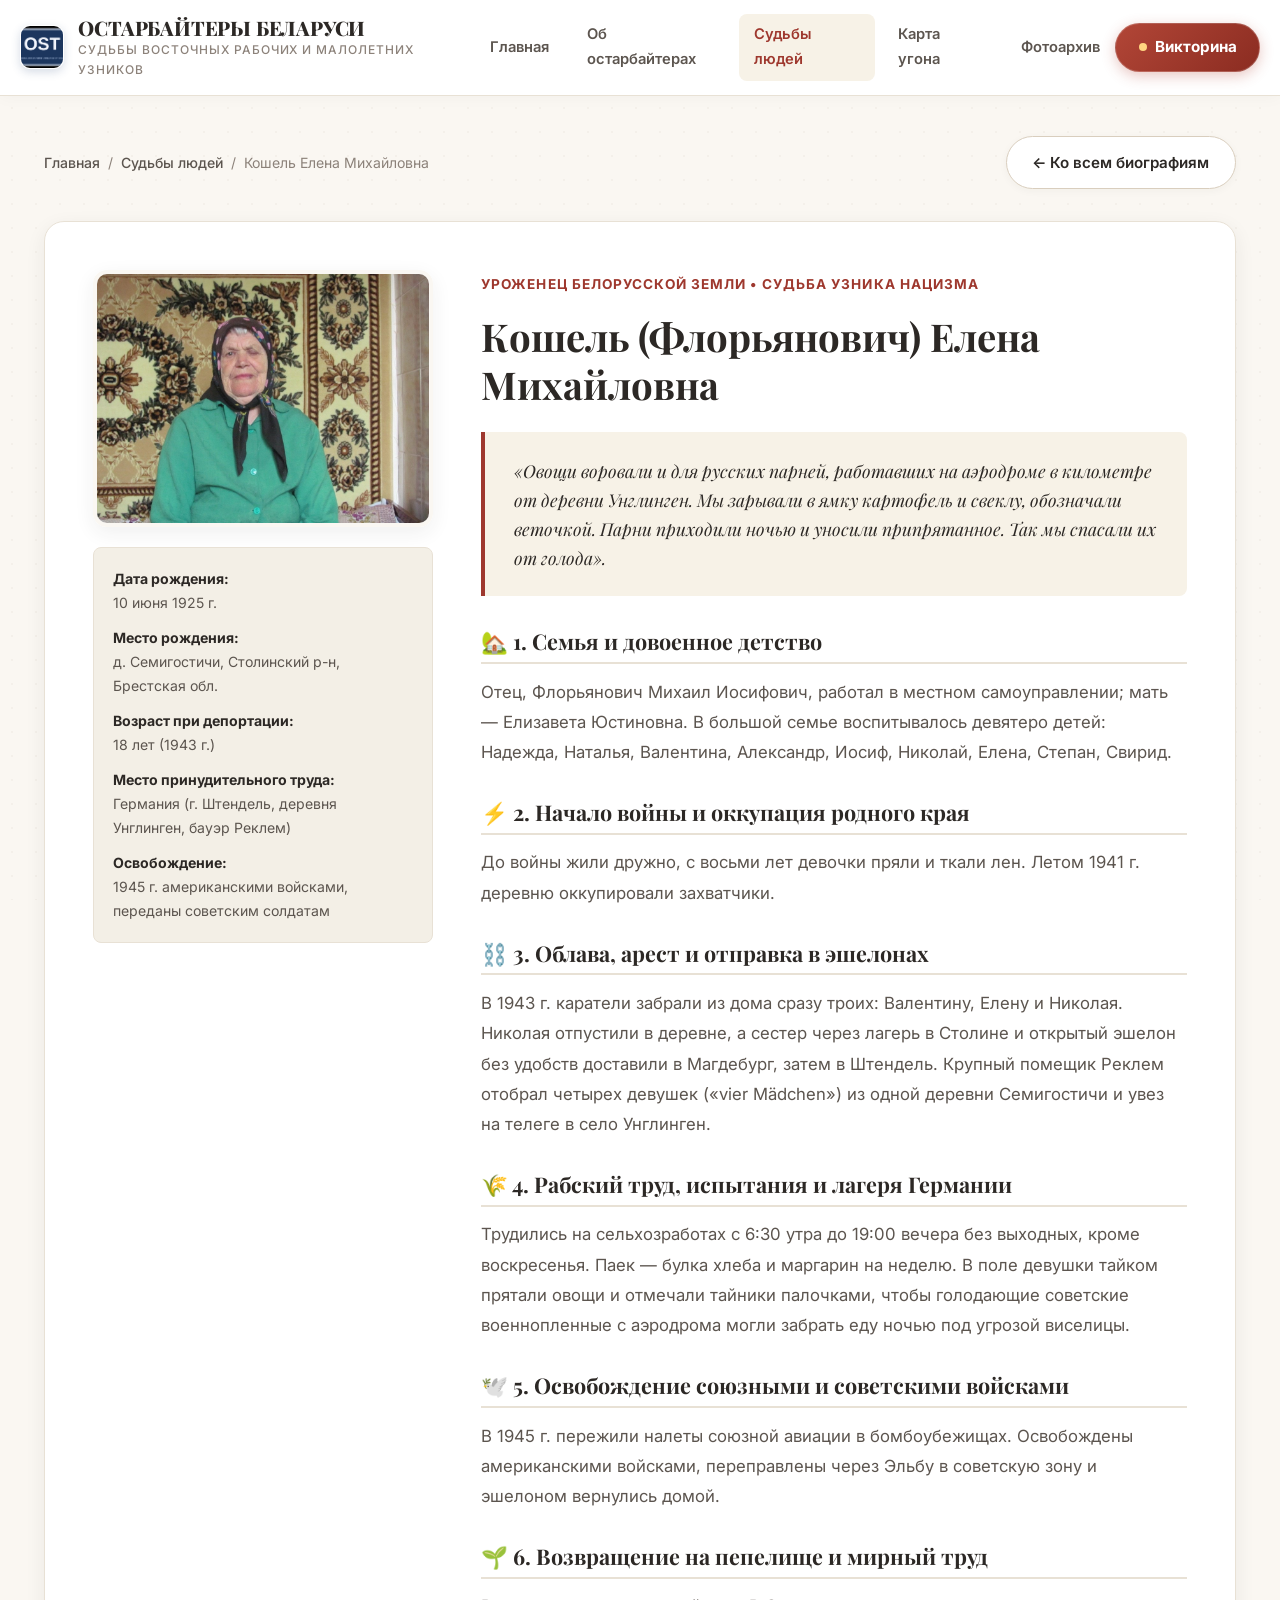
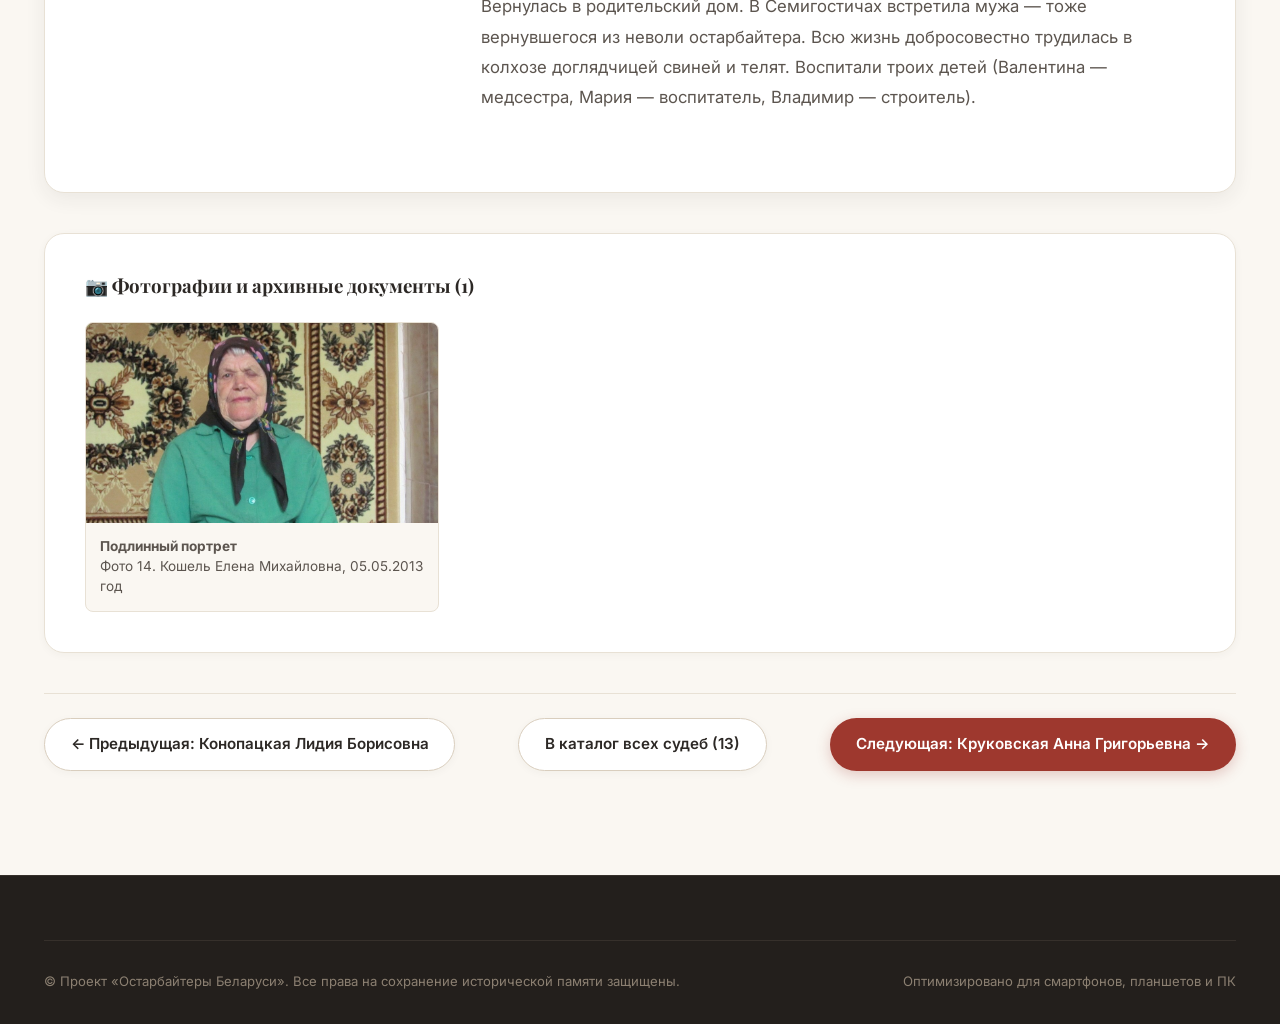
<file: pages/person_koshel.html>
<!DOCTYPE html>
<html lang="ru">
<head>
  <meta charset="UTF-8">
  <meta name="viewport" content="width=device-width, initial-scale=1.0">
  <title>Кошель (Флорьянович) Елена Михайловна — Остарбайтеры Беларуси</title>
  <link rel="preconnect" href="https://fonts.googleapis.com">
  <link rel="preconnect" href="https://fonts.gstatic.com" crossorigin>
  <link href="https://fonts.googleapis.com/css2?family=Inter:wght@300;400;500;600;700&family=Playfair+Display:ital,wght@0,600;0,700;0,800;1,400;1,600&display=swap" rel="stylesheet">
  <link rel="stylesheet" href="../css/style.css">
</head>
<body>
  <!-- Header -->
  <header class="site-header">
    <div class="container header-inner">
      <a href="../index.html#home" class="brand-link">
        <img src="../images/ost_badge.png" alt="Знак OST" class="brand-emblem">
        <div class="brand-text">
          <h1>ОСТАРБАЙТЕРЫ БЕЛАРУСИ</h1>
          <p>Судьбы восточных рабочих и малолетних узников</p>
        </div>
      </a>
      <nav class="nav-menu">
        <a href="../index.html#home" class="nav-link">Главная</a>
        <a href="../index.html#history" class="nav-link">Об остарбайтерах</a>
        <a href="../index.html#people" class="nav-link active">Судьбы людей</a>
        <a href="../index.html#map" class="nav-link">Карта угона</a>
        <a href="../index.html#archive" class="nav-link">Фотоархив</a>
      </nav>
      <div class="nav-actions">
        <a href="quiz.html" class="btn btn-quiz-nav">
          <span class="pulse-dot"></span>
          <span>Викторина</span>
        </a>
      </div>
    </div>
  </header>

  <main style="padding: 2.5rem 0 5rem;">
    <div class="container">
      <div class="bio-nav-header">
        <nav class="breadcrumbs">
          <a href="../index.html#home" class="breadcrumb-link">Главная</a>
          <span>/</span>
          <a href="../index.html#people" class="breadcrumb-link">Судьбы людей</a>
          <span>/</span>
          <span>Кошель Елена Михайловна</span>
        </nav>
        <a href="../index.html#people" class="btn btn-secondary">
          ← Ко всем биографиям
        </a>
      </div>

      <div class="bio-hero-card">
        <div class="bio-portrait-wrapper">
          <img src="../images/photo_14_koshel_2013.jpg" alt="Кошель (Флорьянович) Елена Михайловна" class="bio-main-img">
          <div class="bio-quick-facts">
            <div class="fact-row">
              <span class="fact-label">Дата рождения:</span>
              <span class="fact-val">10 июня 1925 г.</span>
            </div>
            <div class="fact-row">
              <span class="fact-label">Место рождения:</span>
              <span class="fact-val">д. Семигостичи, Столинский р-н, Брестская обл.</span>
            </div>
            <div class="fact-row">
              <span class="fact-label">Возраст при депортации:</span>
              <span class="fact-val">18 лет (1943 г.)</span>
            </div>
            <div class="fact-row">
              <span class="fact-label">Место принудительного труда:</span>
              <span class="fact-val">Германия (г. Штендель, деревня Унглинген, бауэр Реклем)</span>
            </div>
            <div class="fact-row">
              <span class="fact-label">Освобождение:</span>
              <span class="fact-val">1945 г. американскими войсками, переданы советским солдатам</span>
            </div>
          </div>
        </div>

        <div class="bio-content">
          <span class="bio-chapter-tag">Уроженец белорусской земли • Судьба узника нацизма</span>
          <h2 class="bio-name">Кошель (Флорьянович) Елена Михайловна</h2>
          
          <div class="bio-quote-box">
            «Овощи воровали и для русских парней, работавших на аэродроме в километре от деревни Унглинген. Мы зарывали в ямку картофель и свеклу, обозначали веточкой. Парни приходили ночью и уносили припрятанное. Так мы спасали их от голода».
          </div>

          <section class="story-section">
            <h3>🏡 1. Семья и довоенное детство</h3>
            <p>Отец, Флорьянович Михаил Иосифович, работал в местном самоуправлении; мать — Елизавета Юстиновна. В большой семье воспитывалось девятеро детей: Надежда, Наталья, Валентина, Александр, Иосиф, Николай, Елена, Степан, Свирид.</p>
          </section>

          <section class="story-section">
            <h3>⚡ 2. Начало войны и оккупация родного края</h3>
            <p>До войны жили дружно, с восьми лет девочки пряли и ткали лен. Летом 1941 г. деревню оккупировали захватчики.</p>
          </section>

          <section class="story-section">
            <h3>⛓️ 3. Облава, арест и отправка в эшелонах</h3>
            <p>В 1943 г. каратели забрали из дома сразу троих: Валентину, Елену и Николая. Николая отпустили в деревне, а сестер через лагерь в Столине и открытый эшелон без удобств доставили в Магдебург, затем в Штендель. Крупный помещик Реклем отобрал четырех девушек («vier Mädchen») из одной деревни Семигостичи и увез на телеге в село Унглинген.</p>
          </section>

          <section class="story-section">
            <h3>🌾 4. Рабский труд, испытания и лагеря Германии</h3>
            <p>Трудились на сельхозработах с 6:30 утра до 19:00 вечера без выходных, кроме воскресенья. Паек — булка хлеба и маргарин на неделю. В поле девушки тайком прятали овощи и отмечали тайники палочками, чтобы голодающие советские военнопленные с аэродрома могли забрать еду ночью под угрозой виселицы.</p>
          </section>

          <section class="story-section">
            <h3>🕊️ 5. Освобождение союзными и советскими войсками</h3>
            <p>В 1945 г. пережили налеты союзной авиации в бомбоубежищах. Освобождены американскими войсками, переправлены через Эльбу в советскую зону и эшелоном вернулись домой.</p>
          </section>

          <section class="story-section">
            <h3>🌱 6. Возвращение на пепелище и мирный труд</h3>
            <p>Вернулась в родительский дом. В Семигостичах встретила мужа — тоже вернувшегося из неволи остарбайтера. Всю жизнь добросовестно трудилась в колхозе доглядчицей свиней и телят. Воспитали троих детей (Валентина — медсестра, Мария — воспитатель, Владимир — строитель).</p>
          </section>
        </div>
      </div>

      <!-- Gallery -->
      <div class="bio-gallery-section">
        <h3>📷 Фотографии и архивные документы (1)</h3>
        <div class="bio-gallery-grid">
          
        <div class="gallery-thumb-card">
          <img src="../images/photo_14_koshel_2013.jpg" alt="Фото 14. Кошель Елена Михайловна, 05.05.2013 год" class="gallery-thumb-img">
          <div class="gallery-thumb-caption">
            <strong>Подлинный портрет</strong><br>Фото 14. Кошель Елена Михайловна, 05.05.2013 год
          </div>
        </div>
        
        </div>
      </div>

      <!-- Pagination -->
      <div class="person-pagination">
        <a href="person_konopatskaya.html" class="btn btn-secondary">← Предыдущая: Конопацкая Лидия Борисовна</a>
        <a href="../index.html#people" class="btn btn-secondary">В каталог всех судеб (13)</a>
        <a href="person_krukovskaya.html" class="btn btn-primary">Следующая: Круковская Анна Григорьевна →</a>
      </div>
    </div>
  </main>

  <footer class="site-footer">
    <div class="container">
      <div class="footer-bottom">
        <div>© Проект «Остарбайтеры Беларуси». Все права на сохранение исторической памяти защищены.</div>
        <div>Оптимизировано для смартфонов, планшетов и ПК</div>
      </div>
    </div>
  </footer>
</body>
</html>
</file>
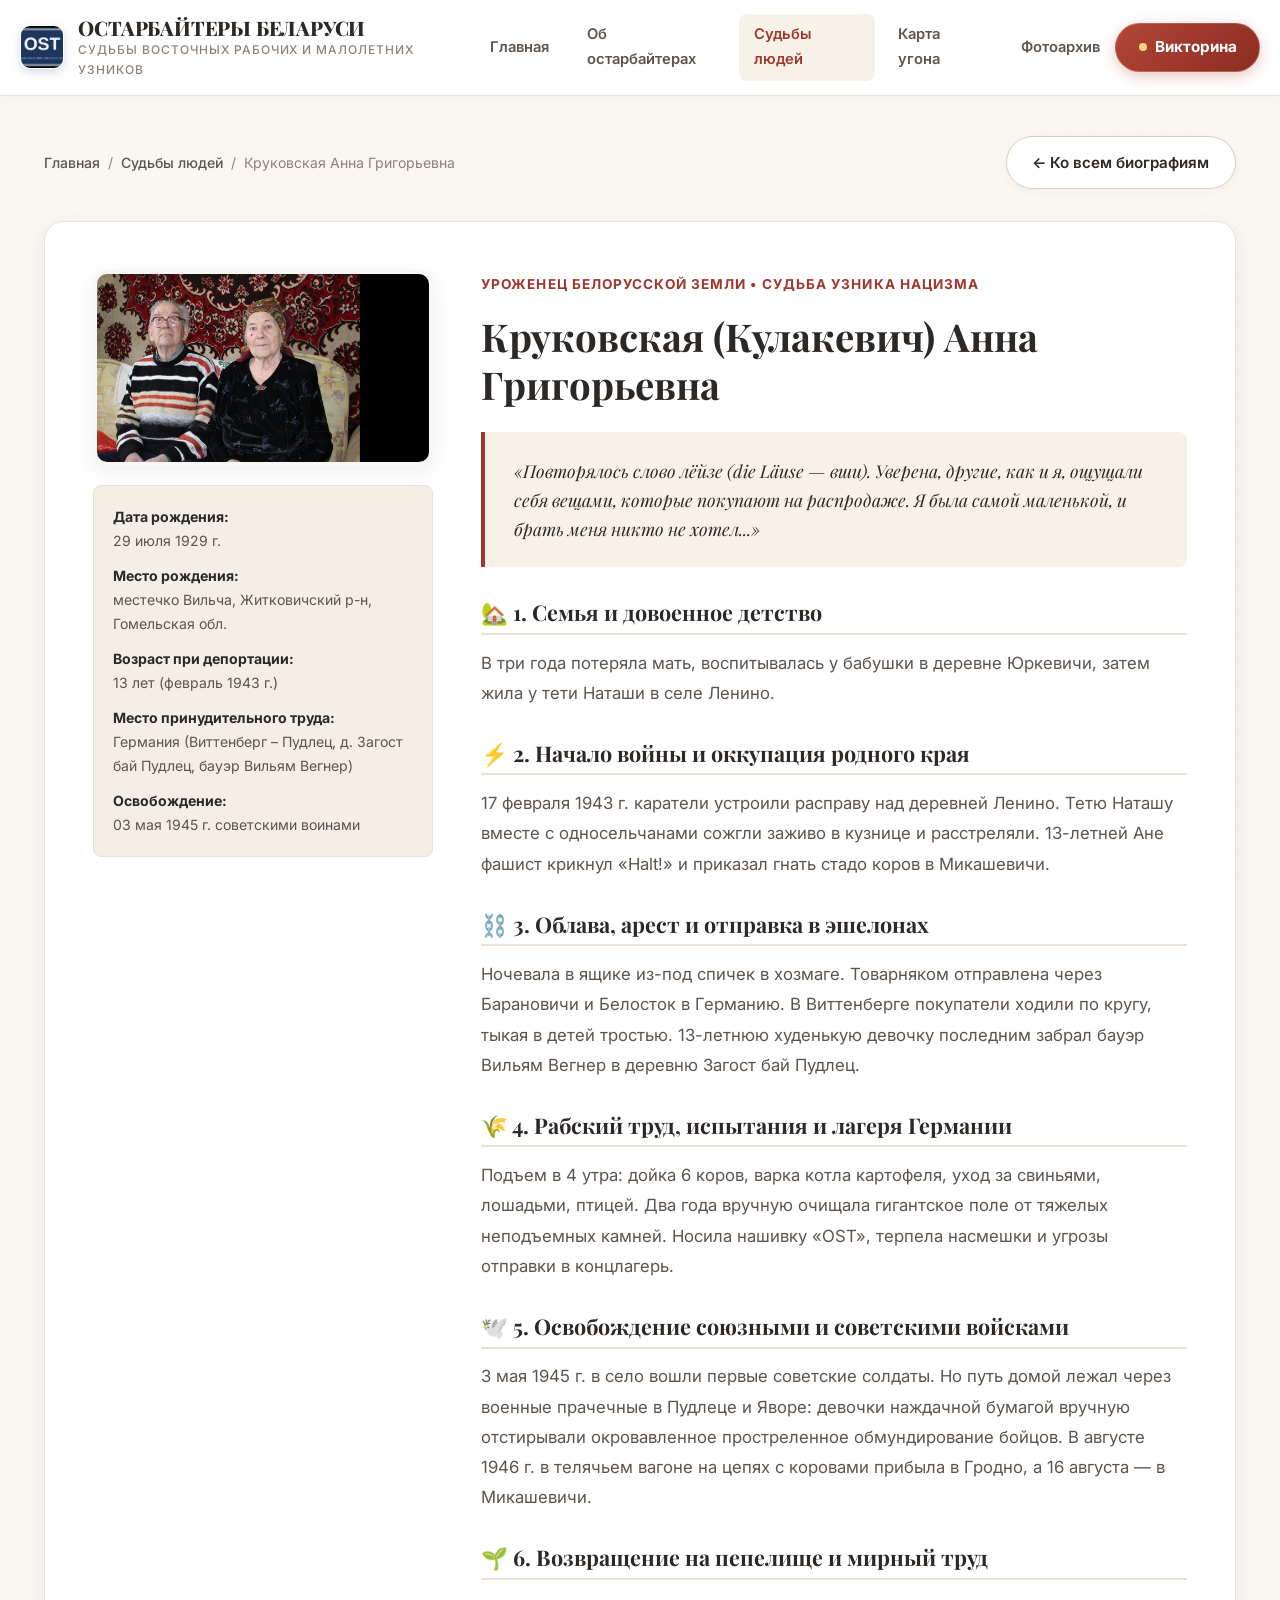
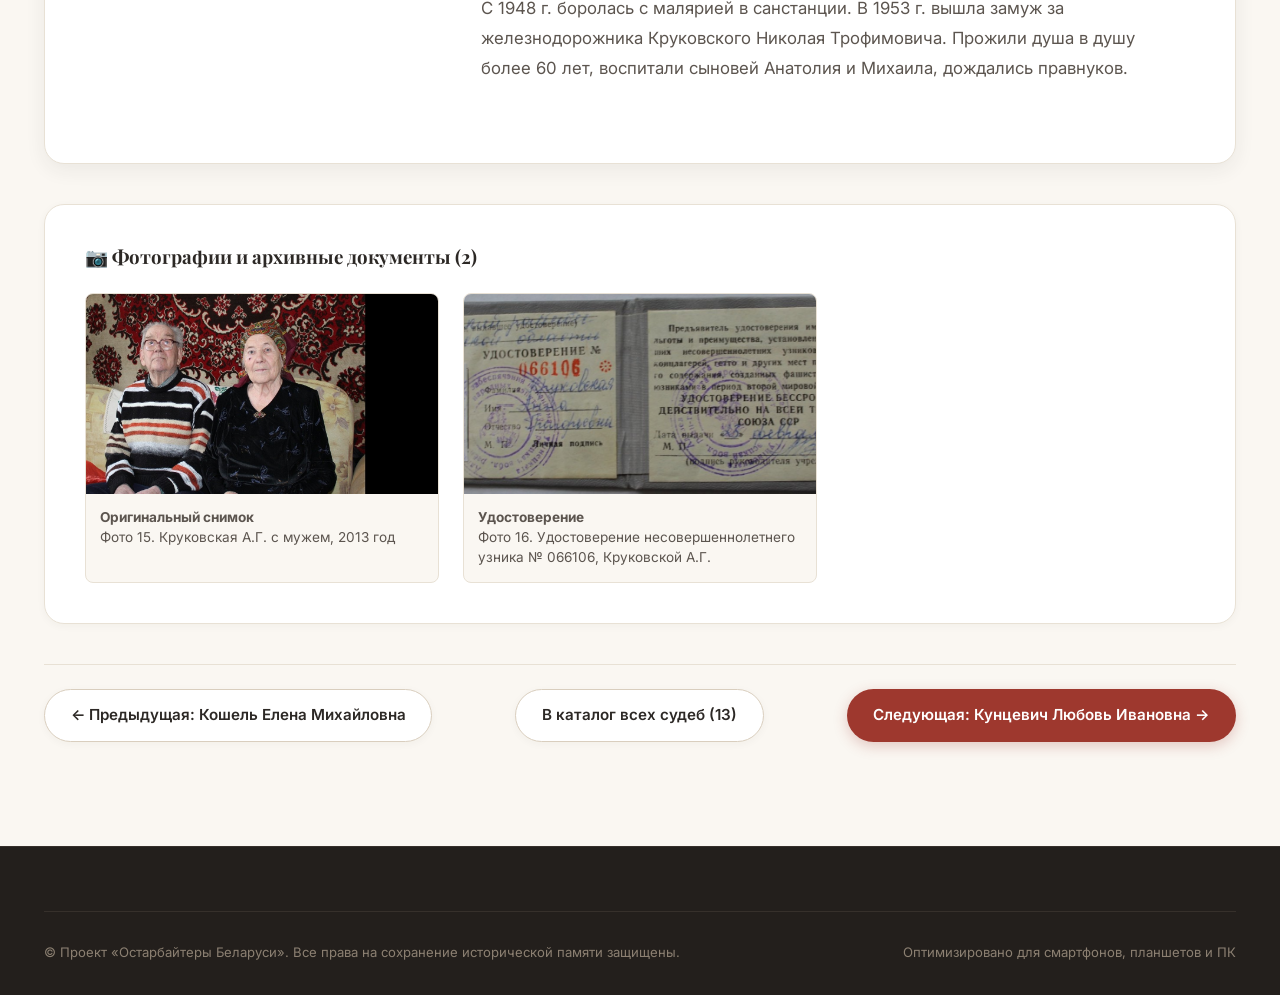
<file: pages/person_krukovskaya.html>
<!DOCTYPE html>
<html lang="ru">
<head>
  <meta charset="UTF-8">
  <meta name="viewport" content="width=device-width, initial-scale=1.0">
  <title>Круковская (Кулакевич) Анна Григорьевна — Остарбайтеры Беларуси</title>
  <link rel="preconnect" href="https://fonts.googleapis.com">
  <link rel="preconnect" href="https://fonts.gstatic.com" crossorigin>
  <link href="https://fonts.googleapis.com/css2?family=Inter:wght@300;400;500;600;700&family=Playfair+Display:ital,wght@0,600;0,700;0,800;1,400;1,600&display=swap" rel="stylesheet">
  <link rel="stylesheet" href="../css/style.css">
</head>
<body>
  <!-- Header -->
  <header class="site-header">
    <div class="container header-inner">
      <a href="../index.html#home" class="brand-link">
        <img src="../images/ost_badge.png" alt="Знак OST" class="brand-emblem">
        <div class="brand-text">
          <h1>ОСТАРБАЙТЕРЫ БЕЛАРУСИ</h1>
          <p>Судьбы восточных рабочих и малолетних узников</p>
        </div>
      </a>
      <nav class="nav-menu">
        <a href="../index.html#home" class="nav-link">Главная</a>
        <a href="../index.html#history" class="nav-link">Об остарбайтерах</a>
        <a href="../index.html#people" class="nav-link active">Судьбы людей</a>
        <a href="../index.html#map" class="nav-link">Карта угона</a>
        <a href="../index.html#archive" class="nav-link">Фотоархив</a>
      </nav>
      <div class="nav-actions">
        <a href="quiz.html" class="btn btn-quiz-nav">
          <span class="pulse-dot"></span>
          <span>Викторина</span>
        </a>
      </div>
    </div>
  </header>

  <main style="padding: 2.5rem 0 5rem;">
    <div class="container">
      <div class="bio-nav-header">
        <nav class="breadcrumbs">
          <a href="../index.html#home" class="breadcrumb-link">Главная</a>
          <span>/</span>
          <a href="../index.html#people" class="breadcrumb-link">Судьбы людей</a>
          <span>/</span>
          <span>Круковская Анна Григорьевна</span>
        </nav>
        <a href="../index.html#people" class="btn btn-secondary">
          ← Ко всем биографиям
        </a>
      </div>

      <div class="bio-hero-card">
        <div class="bio-portrait-wrapper">
          <img src="../images/photo_15_krukovskaya_2013.jpg" alt="Круковская (Кулакевич) Анна Григорьевна" class="bio-main-img">
          <div class="bio-quick-facts">
            <div class="fact-row">
              <span class="fact-label">Дата рождения:</span>
              <span class="fact-val">29 июля 1929 г.</span>
            </div>
            <div class="fact-row">
              <span class="fact-label">Место рождения:</span>
              <span class="fact-val">местечко Вильча, Житковичский р-н, Гомельская обл.</span>
            </div>
            <div class="fact-row">
              <span class="fact-label">Возраст при депортации:</span>
              <span class="fact-val">13 лет (февраль 1943 г.)</span>
            </div>
            <div class="fact-row">
              <span class="fact-label">Место принудительного труда:</span>
              <span class="fact-val">Германия (Виттенберг – Пудлец, д. Загост бай Пудлец, бауэр Вильям Вегнер)</span>
            </div>
            <div class="fact-row">
              <span class="fact-label">Освобождение:</span>
              <span class="fact-val">03 мая 1945 г. советскими воинами</span>
            </div>
          </div>
        </div>

        <div class="bio-content">
          <span class="bio-chapter-tag">Уроженец белорусской земли • Судьба узника нацизма</span>
          <h2 class="bio-name">Круковская (Кулакевич) Анна Григорьевна</h2>
          
          <div class="bio-quote-box">
            «Повторялось слово лёйзе (die Läuse — вши). Уверена, другие, как и я, ощущали себя вещами, которые покупают на распродаже. Я была самой маленькой, и брать меня никто не хотел...»
          </div>

          <section class="story-section">
            <h3>🏡 1. Семья и довоенное детство</h3>
            <p>В три года потеряла мать, воспитывалась у бабушки в деревне Юркевичи, затем жила у тети Наташи в селе Ленино.</p>
          </section>

          <section class="story-section">
            <h3>⚡ 2. Начало войны и оккупация родного края</h3>
            <p>17 февраля 1943 г. каратели устроили расправу над деревней Ленино. Тетю Наташу вместе с односельчанами сожгли заживо в кузнице и расстреляли. 13-летней Ане фашист крикнул «Halt!» и приказал гнать стадо коров в Микашевичи.</p>
          </section>

          <section class="story-section">
            <h3>⛓️ 3. Облава, арест и отправка в эшелонах</h3>
            <p>Ночевала в ящике из-под спичек в хозмаге. Товарняком отправлена через Барановичи и Белосток в Германию. В Виттенберге покупатели ходили по кругу, тыкая в детей тростью. 13-летнюю худенькую девочку последним забрал бауэр Вильям Вегнер в деревню Загост бай Пудлец.</p>
          </section>

          <section class="story-section">
            <h3>🌾 4. Рабский труд, испытания и лагеря Германии</h3>
            <p>Подъем в 4 утра: дойка 6 коров, варка котла картофеля, уход за свиньями, лошадьми, птицей. Два года вручную очищала гигантское поле от тяжелых неподъемных камней. Носила нашивку «OST», терпела насмешки и угрозы отправки в концлагерь.</p>
          </section>

          <section class="story-section">
            <h3>🕊️ 5. Освобождение союзными и советскими войсками</h3>
            <p>3 мая 1945 г. в село вошли первые советские солдаты. Но путь домой лежал через военные прачечные в Пудлеце и Яворе: девочки наждачной бумагой вручную отстирывали окровавленное простреленное обмундирование бойцов. В августе 1946 г. в телячьем вагоне на цепях с коровами прибыла в Гродно, а 16 августа — в Микашевичи.</p>
          </section>

          <section class="story-section">
            <h3>🌱 6. Возвращение на пепелище и мирный труд</h3>
            <p>С 1948 г. боролась с малярией в санстанции. В 1953 г. вышла замуж за железнодорожника Круковского Николая Трофимовича. Прожили душа в душу более 60 лет, воспитали сыновей Анатолия и Михаила, дождались правнуков.</p>
          </section>
        </div>
      </div>

      <!-- Gallery -->
      <div class="bio-gallery-section">
        <h3>📷 Фотографии и архивные документы (2)</h3>
        <div class="bio-gallery-grid">
          
        <div class="gallery-thumb-card">
          <img src="../images/photo_15_krukovskaya_2013.jpg" alt="Фото 15. Круковская А.Г. с мужем, 2013 год" class="gallery-thumb-img">
          <div class="gallery-thumb-caption">
            <strong>Оригинальный снимок</strong><br>Фото 15. Круковская А.Г. с мужем, 2013 год
          </div>
        </div>
        
        <div class="gallery-thumb-card">
          <img src="../images/photo_16_krukovskaya_cert_1994.jpg" alt="Фото 16. Удостоверение несовершеннолетнего узника № 066106, Круковской А.Г." class="gallery-thumb-img">
          <div class="gallery-thumb-caption">
            <strong>Удостоверение</strong><br>Фото 16. Удостоверение несовершеннолетнего узника № 066106, Круковской А.Г.
          </div>
        </div>
        
        </div>
      </div>

      <!-- Pagination -->
      <div class="person-pagination">
        <a href="person_koshel.html" class="btn btn-secondary">← Предыдущая: Кошель Елена Михайловна</a>
        <a href="../index.html#people" class="btn btn-secondary">В каталог всех судеб (13)</a>
        <a href="person_kuntsevich.html" class="btn btn-primary">Следующая: Кунцевич Любовь Ивановна →</a>
      </div>
    </div>
  </main>

  <footer class="site-footer">
    <div class="container">
      <div class="footer-bottom">
        <div>© Проект «Остарбайтеры Беларуси». Все права на сохранение исторической памяти защищены.</div>
        <div>Оптимизировано для смартфонов, планшетов и ПК</div>
      </div>
    </div>
  </footer>
</body>
</html>
</file>
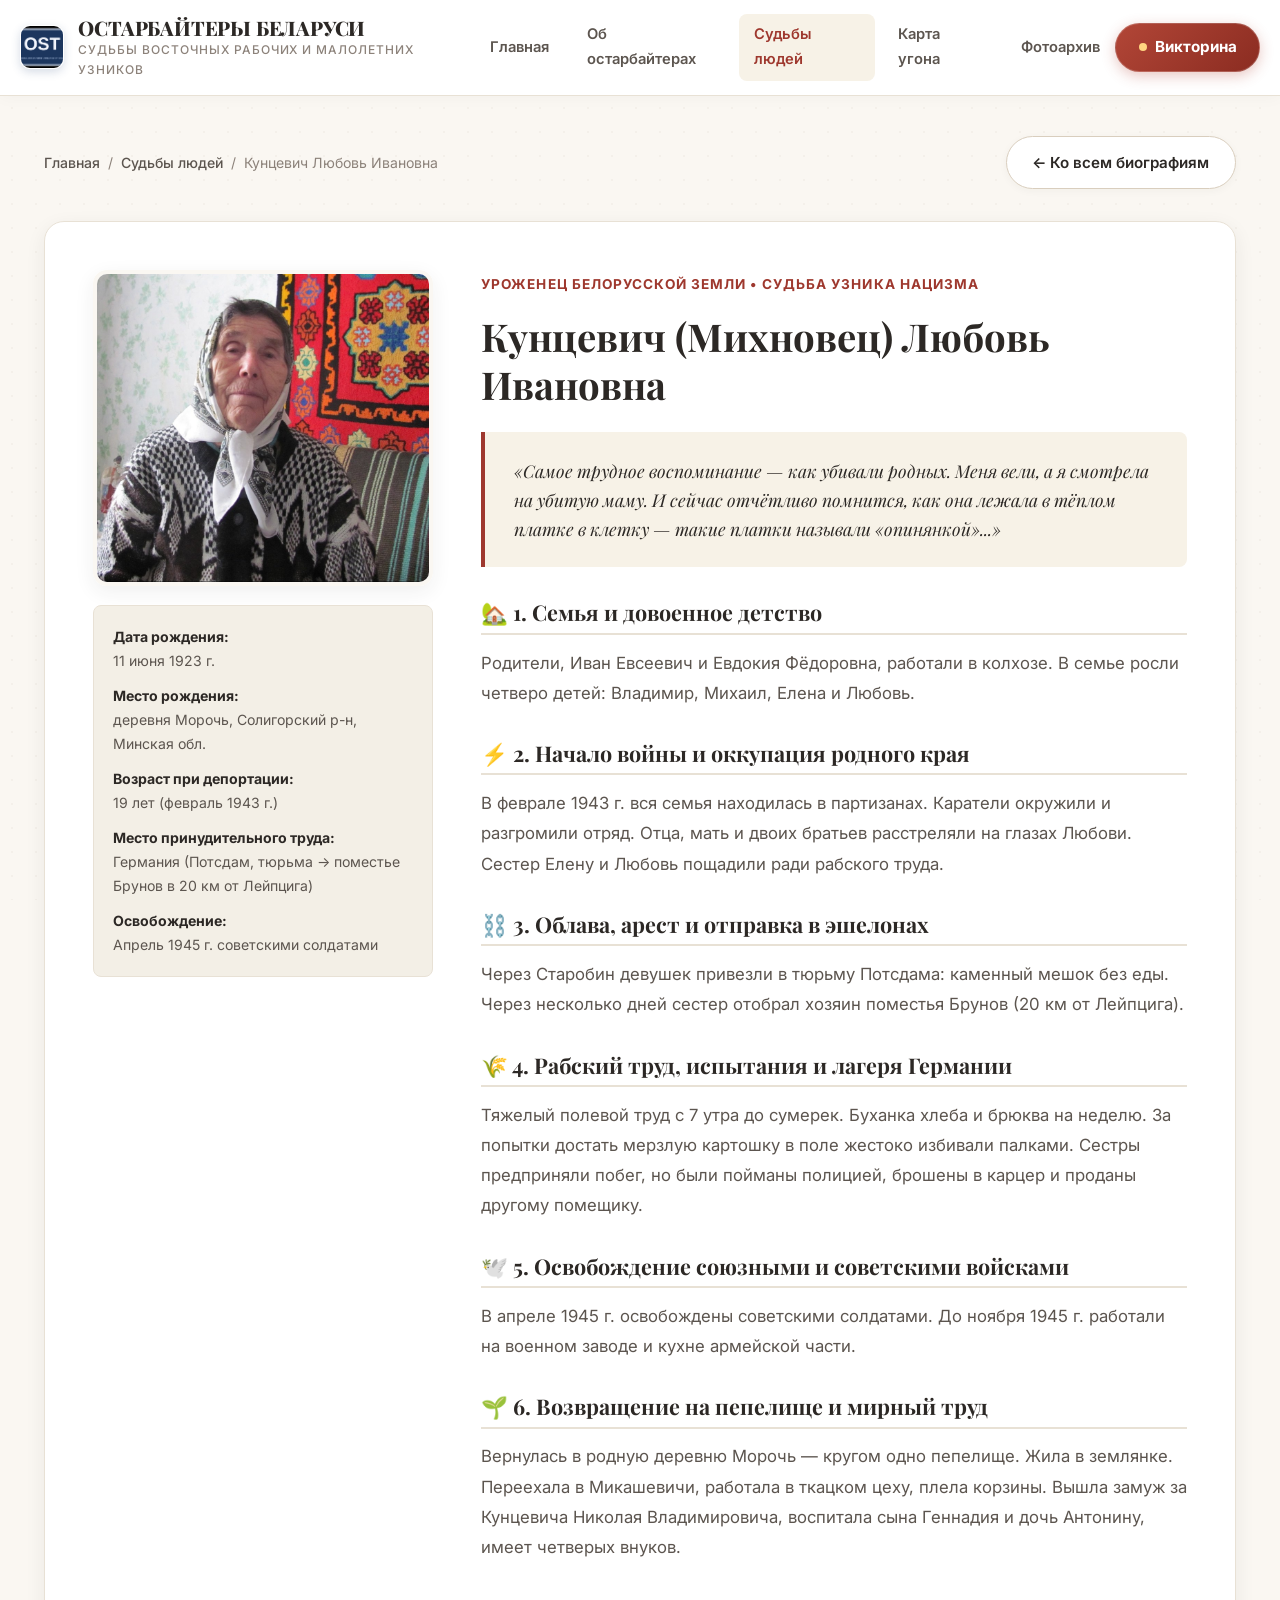
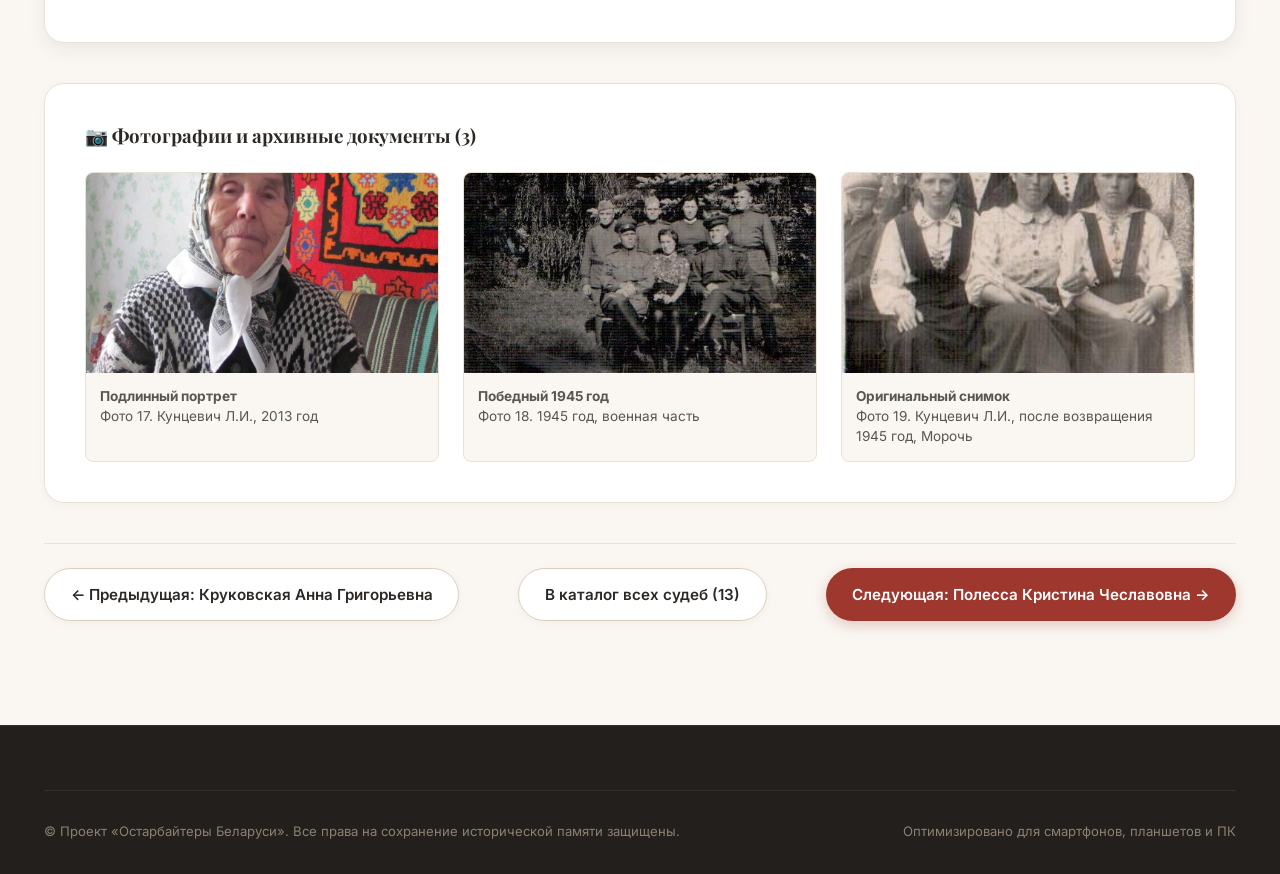
<file: pages/person_kuntsevich.html>
<!DOCTYPE html>
<html lang="ru">
<head>
  <meta charset="UTF-8">
  <meta name="viewport" content="width=device-width, initial-scale=1.0">
  <title>Кунцевич (Михновец) Любовь Ивановна — Остарбайтеры Беларуси</title>
  <link rel="preconnect" href="https://fonts.googleapis.com">
  <link rel="preconnect" href="https://fonts.gstatic.com" crossorigin>
  <link href="https://fonts.googleapis.com/css2?family=Inter:wght@300;400;500;600;700&family=Playfair+Display:ital,wght@0,600;0,700;0,800;1,400;1,600&display=swap" rel="stylesheet">
  <link rel="stylesheet" href="../css/style.css">
</head>
<body>
  <!-- Header -->
  <header class="site-header">
    <div class="container header-inner">
      <a href="../index.html#home" class="brand-link">
        <img src="../images/ost_badge.png" alt="Знак OST" class="brand-emblem">
        <div class="brand-text">
          <h1>ОСТАРБАЙТЕРЫ БЕЛАРУСИ</h1>
          <p>Судьбы восточных рабочих и малолетних узников</p>
        </div>
      </a>
      <nav class="nav-menu">
        <a href="../index.html#home" class="nav-link">Главная</a>
        <a href="../index.html#history" class="nav-link">Об остарбайтерах</a>
        <a href="../index.html#people" class="nav-link active">Судьбы людей</a>
        <a href="../index.html#map" class="nav-link">Карта угона</a>
        <a href="../index.html#archive" class="nav-link">Фотоархив</a>
      </nav>
      <div class="nav-actions">
        <a href="quiz.html" class="btn btn-quiz-nav">
          <span class="pulse-dot"></span>
          <span>Викторина</span>
        </a>
      </div>
    </div>
  </header>

  <main style="padding: 2.5rem 0 5rem;">
    <div class="container">
      <div class="bio-nav-header">
        <nav class="breadcrumbs">
          <a href="../index.html#home" class="breadcrumb-link">Главная</a>
          <span>/</span>
          <a href="../index.html#people" class="breadcrumb-link">Судьбы людей</a>
          <span>/</span>
          <span>Кунцевич Любовь Ивановна</span>
        </nav>
        <a href="../index.html#people" class="btn btn-secondary">
          ← Ко всем биографиям
        </a>
      </div>

      <div class="bio-hero-card">
        <div class="bio-portrait-wrapper">
          <img src="../images/photo_17_kuntsevich_2013.jpg" alt="Кунцевич (Михновец) Любовь Ивановна" class="bio-main-img">
          <div class="bio-quick-facts">
            <div class="fact-row">
              <span class="fact-label">Дата рождения:</span>
              <span class="fact-val">11 июня 1923 г.</span>
            </div>
            <div class="fact-row">
              <span class="fact-label">Место рождения:</span>
              <span class="fact-val">деревня Морочь, Солигорский р-н, Минская обл.</span>
            </div>
            <div class="fact-row">
              <span class="fact-label">Возраст при депортации:</span>
              <span class="fact-val">19 лет (февраль 1943 г.)</span>
            </div>
            <div class="fact-row">
              <span class="fact-label">Место принудительного труда:</span>
              <span class="fact-val">Германия (Потсдам, тюрьма → поместье Брунов в 20 км от Лейпцига)</span>
            </div>
            <div class="fact-row">
              <span class="fact-label">Освобождение:</span>
              <span class="fact-val">Апрель 1945 г. советскими солдатами</span>
            </div>
          </div>
        </div>

        <div class="bio-content">
          <span class="bio-chapter-tag">Уроженец белорусской земли • Судьба узника нацизма</span>
          <h2 class="bio-name">Кунцевич (Михновец) Любовь Ивановна</h2>
          
          <div class="bio-quote-box">
            «Самое трудное воспоминание — как убивали родных. Меня вели, а я смотрела на убитую маму. И сейчас отчётливо помнится, как она лежала в тёплом платке в клетку — такие платки называли «опинянкой»...»
          </div>

          <section class="story-section">
            <h3>🏡 1. Семья и довоенное детство</h3>
            <p>Родители, Иван Евсеевич и Евдокия Фёдоровна, работали в колхозе. В семье росли четверо детей: Владимир, Михаил, Елена и Любовь.</p>
          </section>

          <section class="story-section">
            <h3>⚡ 2. Начало войны и оккупация родного края</h3>
            <p>В феврале 1943 г. вся семья находилась в партизанах. Каратели окружили и разгромили отряд. Отца, мать и двоих братьев расстреляли на глазах Любови. Сестер Елену и Любовь пощадили ради рабского труда.</p>
          </section>

          <section class="story-section">
            <h3>⛓️ 3. Облава, арест и отправка в эшелонах</h3>
            <p>Через Старобин девушек привезли в тюрьму Потсдама: каменный мешок без еды. Через несколько дней сестер отобрал хозяин поместья Брунов (20 км от Лейпцига).</p>
          </section>

          <section class="story-section">
            <h3>🌾 4. Рабский труд, испытания и лагеря Германии</h3>
            <p>Тяжелый полевой труд с 7 утра до сумерек. Буханка хлеба и брюква на неделю. За попытки достать мерзлую картошку в поле жестоко избивали палками. Сестры предприняли побег, но были пойманы полицией, брошены в карцер и проданы другому помещику.</p>
          </section>

          <section class="story-section">
            <h3>🕊️ 5. Освобождение союзными и советскими войсками</h3>
            <p>В апреле 1945 г. освобождены советскими солдатами. До ноября 1945 г. работали на военном заводе и кухне армейской части.</p>
          </section>

          <section class="story-section">
            <h3>🌱 6. Возвращение на пепелище и мирный труд</h3>
            <p>Вернулась в родную деревню Морочь — кругом одно пепелище. Жила в землянке. Переехала в Микашевичи, работала в ткацком цеху, плела корзины. Вышла замуж за Кунцевича Николая Владимировича, воспитала сына Геннадия и дочь Антонину, имеет четверых внуков.</p>
          </section>
        </div>
      </div>

      <!-- Gallery -->
      <div class="bio-gallery-section">
        <h3>📷 Фотографии и архивные документы (3)</h3>
        <div class="bio-gallery-grid">
          
        <div class="gallery-thumb-card">
          <img src="../images/photo_17_kuntsevich_2013.jpg" alt="Фото 17. Кунцевич Л.И., 2013 год" class="gallery-thumb-img">
          <div class="gallery-thumb-caption">
            <strong>Подлинный портрет</strong><br>Фото 17. Кунцевич Л.И., 2013 год
          </div>
        </div>
        
        <div class="gallery-thumb-card">
          <img src="../images/photo_18_kuntsevich_unit_1945.jpg" alt="Фото 18. 1945 год, военная часть" class="gallery-thumb-img">
          <div class="gallery-thumb-caption">
            <strong>Победный 1945 год</strong><br>Фото 18. 1945 год, военная часть
          </div>
        </div>
        
        <div class="gallery-thumb-card">
          <img src="../images/photo_19_kuntsevich_return_1945.jpg" alt="Фото 19. Кунцевич Л.И., после возвращения 1945 год, Морочь" class="gallery-thumb-img">
          <div class="gallery-thumb-caption">
            <strong>Оригинальный снимок</strong><br>Фото 19. Кунцевич Л.И., после возвращения 1945 год, Морочь
          </div>
        </div>
        
        </div>
      </div>

      <!-- Pagination -->
      <div class="person-pagination">
        <a href="person_krukovskaya.html" class="btn btn-secondary">← Предыдущая: Круковская Анна Григорьевна</a>
        <a href="../index.html#people" class="btn btn-secondary">В каталог всех судеб (13)</a>
        <a href="person_polessa.html" class="btn btn-primary">Следующая: Полесса Кристина Чеславовна →</a>
      </div>
    </div>
  </main>

  <footer class="site-footer">
    <div class="container">
      <div class="footer-bottom">
        <div>© Проект «Остарбайтеры Беларуси». Все права на сохранение исторической памяти защищены.</div>
        <div>Оптимизировано для смартфонов, планшетов и ПК</div>
      </div>
    </div>
  </footer>
</body>
</html>
</file>
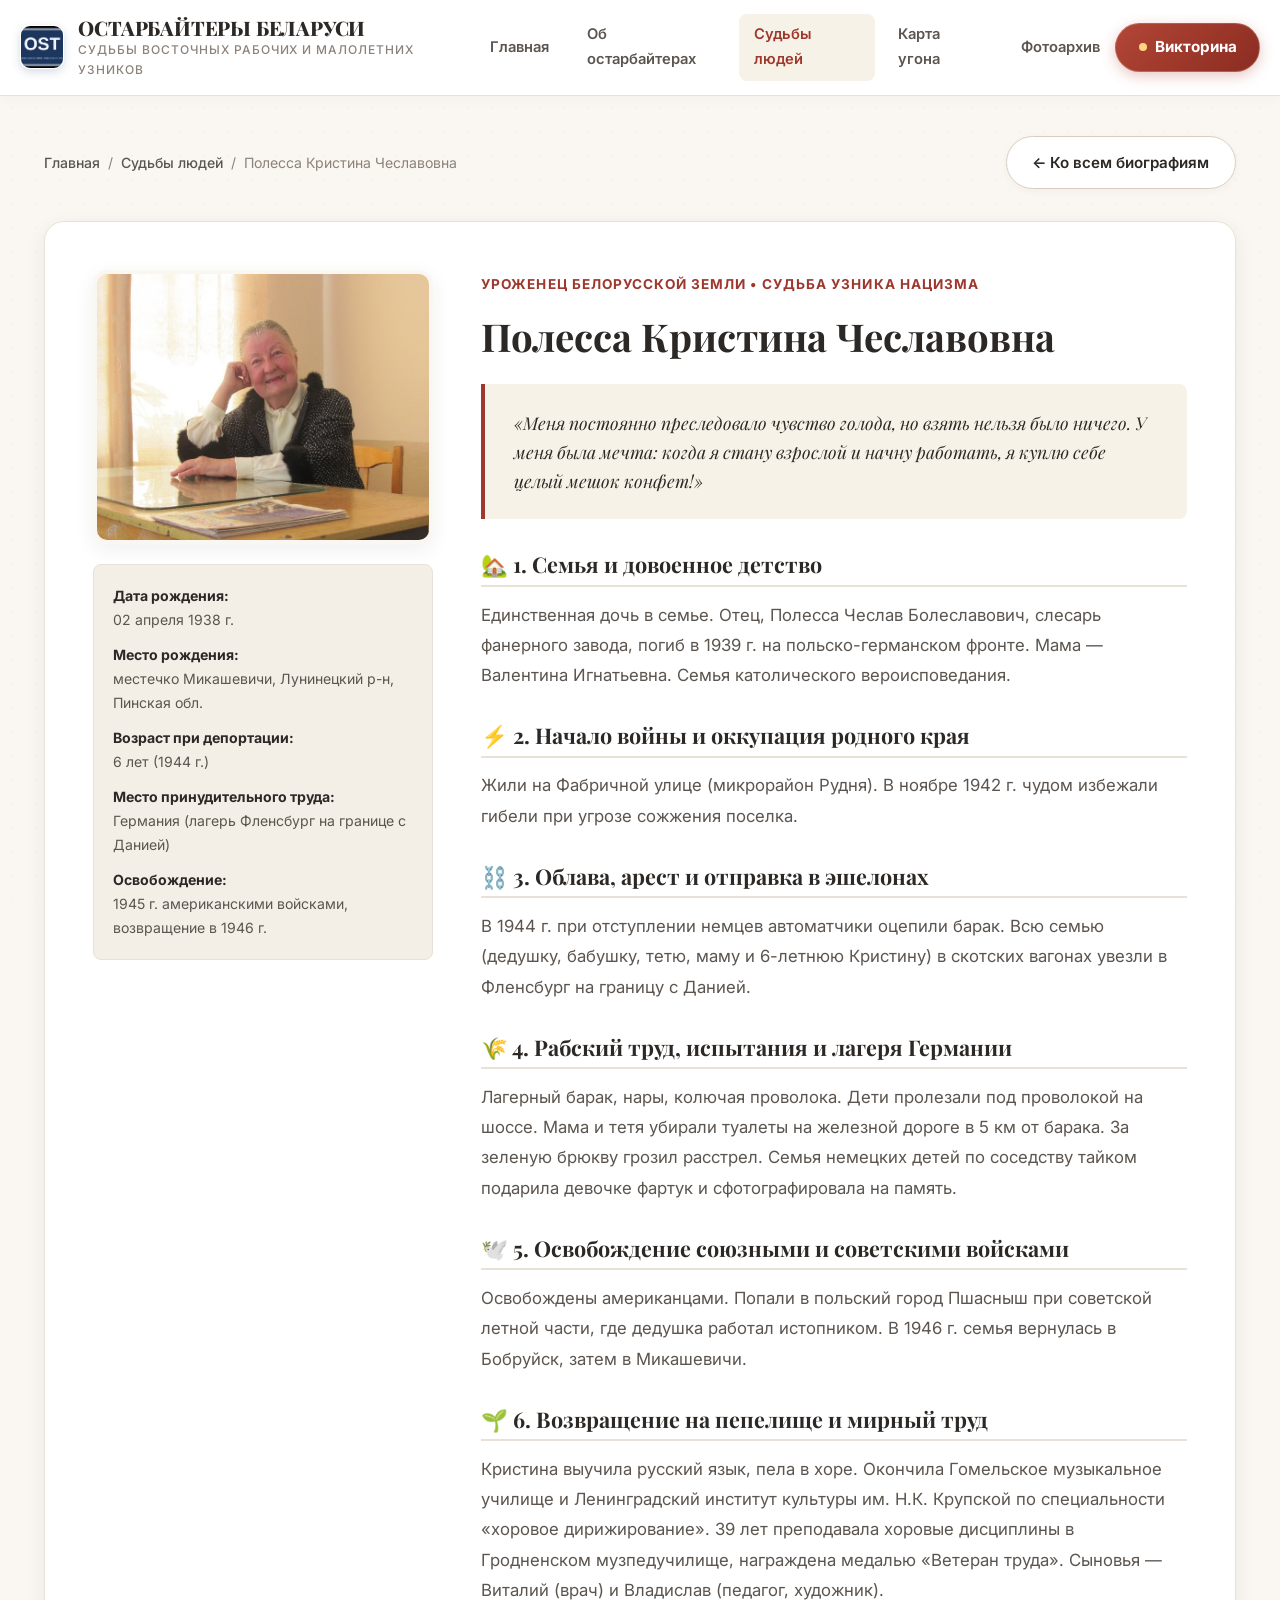
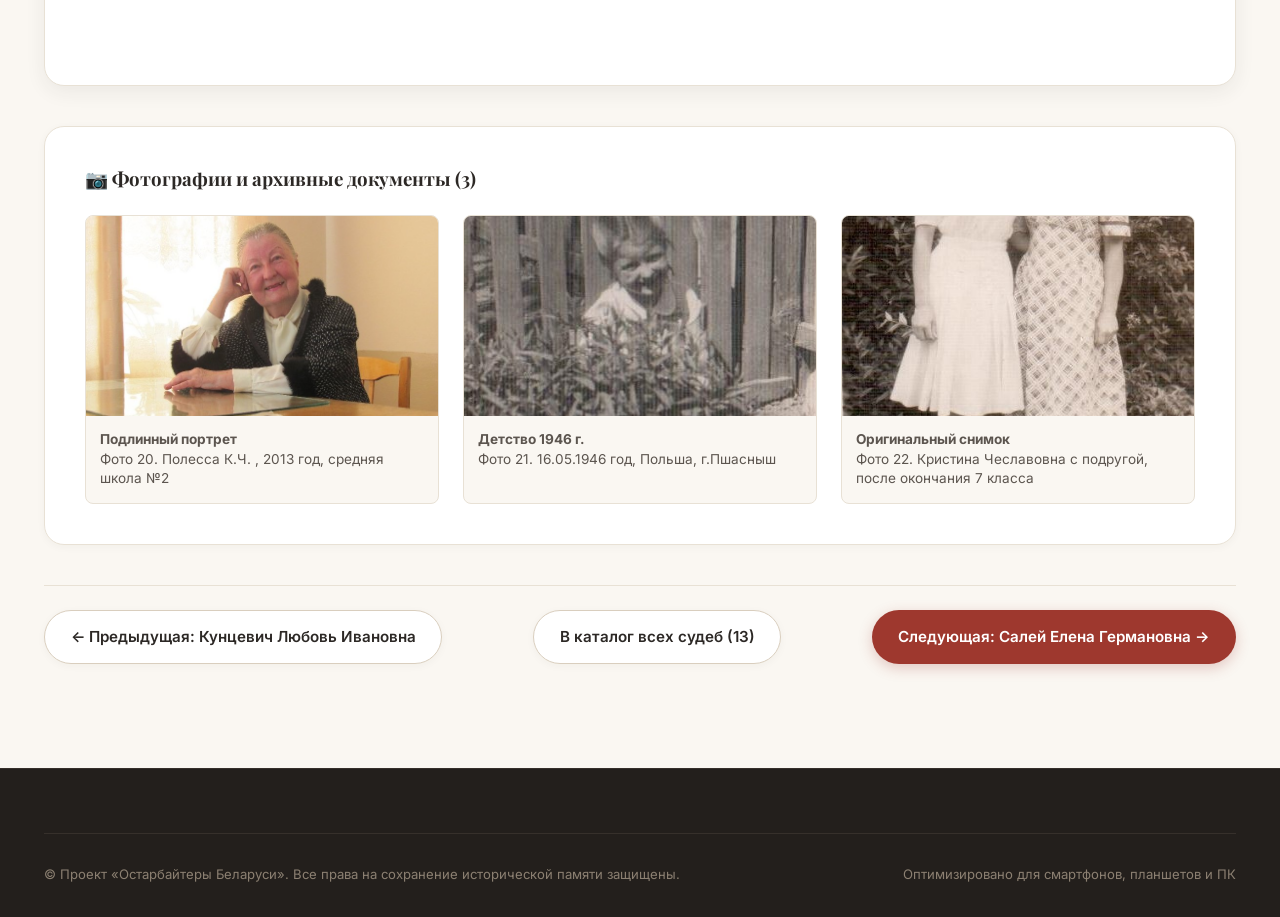
<file: pages/person_polessa.html>
<!DOCTYPE html>
<html lang="ru">
<head>
  <meta charset="UTF-8">
  <meta name="viewport" content="width=device-width, initial-scale=1.0">
  <title>Полесса Кристина Чеславовна — Остарбайтеры Беларуси</title>
  <link rel="preconnect" href="https://fonts.googleapis.com">
  <link rel="preconnect" href="https://fonts.gstatic.com" crossorigin>
  <link href="https://fonts.googleapis.com/css2?family=Inter:wght@300;400;500;600;700&family=Playfair+Display:ital,wght@0,600;0,700;0,800;1,400;1,600&display=swap" rel="stylesheet">
  <link rel="stylesheet" href="../css/style.css">
</head>
<body>
  <!-- Header -->
  <header class="site-header">
    <div class="container header-inner">
      <a href="../index.html#home" class="brand-link">
        <img src="../images/ost_badge.png" alt="Знак OST" class="brand-emblem">
        <div class="brand-text">
          <h1>ОСТАРБАЙТЕРЫ БЕЛАРУСИ</h1>
          <p>Судьбы восточных рабочих и малолетних узников</p>
        </div>
      </a>
      <nav class="nav-menu">
        <a href="../index.html#home" class="nav-link">Главная</a>
        <a href="../index.html#history" class="nav-link">Об остарбайтерах</a>
        <a href="../index.html#people" class="nav-link active">Судьбы людей</a>
        <a href="../index.html#map" class="nav-link">Карта угона</a>
        <a href="../index.html#archive" class="nav-link">Фотоархив</a>
      </nav>
      <div class="nav-actions">
        <a href="quiz.html" class="btn btn-quiz-nav">
          <span class="pulse-dot"></span>
          <span>Викторина</span>
        </a>
      </div>
    </div>
  </header>

  <main style="padding: 2.5rem 0 5rem;">
    <div class="container">
      <div class="bio-nav-header">
        <nav class="breadcrumbs">
          <a href="../index.html#home" class="breadcrumb-link">Главная</a>
          <span>/</span>
          <a href="../index.html#people" class="breadcrumb-link">Судьбы людей</a>
          <span>/</span>
          <span>Полесса Кристина Чеславовна</span>
        </nav>
        <a href="../index.html#people" class="btn btn-secondary">
          ← Ко всем биографиям
        </a>
      </div>

      <div class="bio-hero-card">
        <div class="bio-portrait-wrapper">
          <img src="../images/photo_20_polessa_2013.jpg" alt="Полесса Кристина Чеславовна" class="bio-main-img">
          <div class="bio-quick-facts">
            <div class="fact-row">
              <span class="fact-label">Дата рождения:</span>
              <span class="fact-val">02 апреля 1938 г.</span>
            </div>
            <div class="fact-row">
              <span class="fact-label">Место рождения:</span>
              <span class="fact-val">местечко Микашевичи, Лунинецкий р-н, Пинская обл.</span>
            </div>
            <div class="fact-row">
              <span class="fact-label">Возраст при депортации:</span>
              <span class="fact-val">6 лет (1944 г.)</span>
            </div>
            <div class="fact-row">
              <span class="fact-label">Место принудительного труда:</span>
              <span class="fact-val">Германия (лагерь Фленсбург на границе с Данией)</span>
            </div>
            <div class="fact-row">
              <span class="fact-label">Освобождение:</span>
              <span class="fact-val">1945 г. американскими войсками, возвращение в 1946 г.</span>
            </div>
          </div>
        </div>

        <div class="bio-content">
          <span class="bio-chapter-tag">Уроженец белорусской земли • Судьба узника нацизма</span>
          <h2 class="bio-name">Полесса Кристина Чеславовна</h2>
          
          <div class="bio-quote-box">
            «Меня постоянно преследовало чувство голода, но взять нельзя было ничего. У меня была мечта: когда я стану взрослой и начну работать, я куплю себе целый мешок конфет!»
          </div>

          <section class="story-section">
            <h3>🏡 1. Семья и довоенное детство</h3>
            <p>Единственная дочь в семье. Отец, Полесса Чеслав Болеславович, слесарь фанерного завода, погиб в 1939 г. на польско-германском фронте. Мама — Валентина Игнатьевна. Семья католического вероисповедания.</p>
          </section>

          <section class="story-section">
            <h3>⚡ 2. Начало войны и оккупация родного края</h3>
            <p>Жили на Фабричной улице (микрорайон Рудня). В ноябре 1942 г. чудом избежали гибели при угрозе сожжения поселка.</p>
          </section>

          <section class="story-section">
            <h3>⛓️ 3. Облава, арест и отправка в эшелонах</h3>
            <p>В 1944 г. при отступлении немцев автоматчики оцепили барак. Всю семью (дедушку, бабушку, тетю, маму и 6-летнюю Кристину) в скотских вагонах увезли в Фленсбург на границу с Данией.</p>
          </section>

          <section class="story-section">
            <h3>🌾 4. Рабский труд, испытания и лагеря Германии</h3>
            <p>Лагерный барак, нары, колючая проволока. Дети пролезали под проволокой на шоссе. Мама и тетя убирали туалеты на железной дороге в 5 км от барака. За зеленую брюкву грозил расстрел. Семья немецких детей по соседству тайком подарила девочке фартук и сфотографировала на память.</p>
          </section>

          <section class="story-section">
            <h3>🕊️ 5. Освобождение союзными и советскими войсками</h3>
            <p>Освобождены американцами. Попали в польский город Пшасныш при советской летной части, где дедушка работал истопником. В 1946 г. семья вернулась в Бобруйск, затем в Микашевичи.</p>
          </section>

          <section class="story-section">
            <h3>🌱 6. Возвращение на пепелище и мирный труд</h3>
            <p>Кристина выучила русский язык, пела в хоре. Окончила Гомельское музыкальное училище и Ленинградский институт культуры им. Н.К. Крупской по специальности «хоровое дирижирование». 39 лет преподавала хоровые дисциплины в Гродненском музпедучилище, награждена медалью «Ветеран труда». Сыновья — Виталий (врач) и Владислав (педагог, художник).</p>
          </section>
        </div>
      </div>

      <!-- Gallery -->
      <div class="bio-gallery-section">
        <h3>📷 Фотографии и архивные документы (3)</h3>
        <div class="bio-gallery-grid">
          
        <div class="gallery-thumb-card">
          <img src="../images/photo_20_polessa_2013.jpg" alt="Фото 20. Полесса К.Ч. , 2013 год, средняя школа №2" class="gallery-thumb-img">
          <div class="gallery-thumb-caption">
            <strong>Подлинный портрет</strong><br>Фото 20. Полесса К.Ч. , 2013 год, средняя школа №2
          </div>
        </div>
        
        <div class="gallery-thumb-card">
          <img src="../images/photo_21_polessa_poland_1946.jpg" alt="Фото 21. 16.05.1946 год, Польша, г.Пшасныш" class="gallery-thumb-img">
          <div class="gallery-thumb-caption">
            <strong>Детство 1946 г.</strong><br>Фото 21. 16.05.1946 год, Польша, г.Пшасныш
          </div>
        </div>
        
        <div class="gallery-thumb-card">
          <img src="../images/photo_22_polessa_grad_1952.jpg" alt="Фото 22. Кристина Чеславовна с подругой, после окончания 7 класса" class="gallery-thumb-img">
          <div class="gallery-thumb-caption">
            <strong>Оригинальный снимок</strong><br>Фото 22. Кристина Чеславовна с подругой, после окончания 7 класса
          </div>
        </div>
        
        </div>
      </div>

      <!-- Pagination -->
      <div class="person-pagination">
        <a href="person_kuntsevich.html" class="btn btn-secondary">← Предыдущая: Кунцевич Любовь Ивановна</a>
        <a href="../index.html#people" class="btn btn-secondary">В каталог всех судеб (13)</a>
        <a href="person_saley.html" class="btn btn-primary">Следующая: Салей Елена Германовна →</a>
      </div>
    </div>
  </main>

  <footer class="site-footer">
    <div class="container">
      <div class="footer-bottom">
        <div>© Проект «Остарбайтеры Беларуси». Все права на сохранение исторической памяти защищены.</div>
        <div>Оптимизировано для смартфонов, планшетов и ПК</div>
      </div>
    </div>
  </footer>
</body>
</html>
</file>
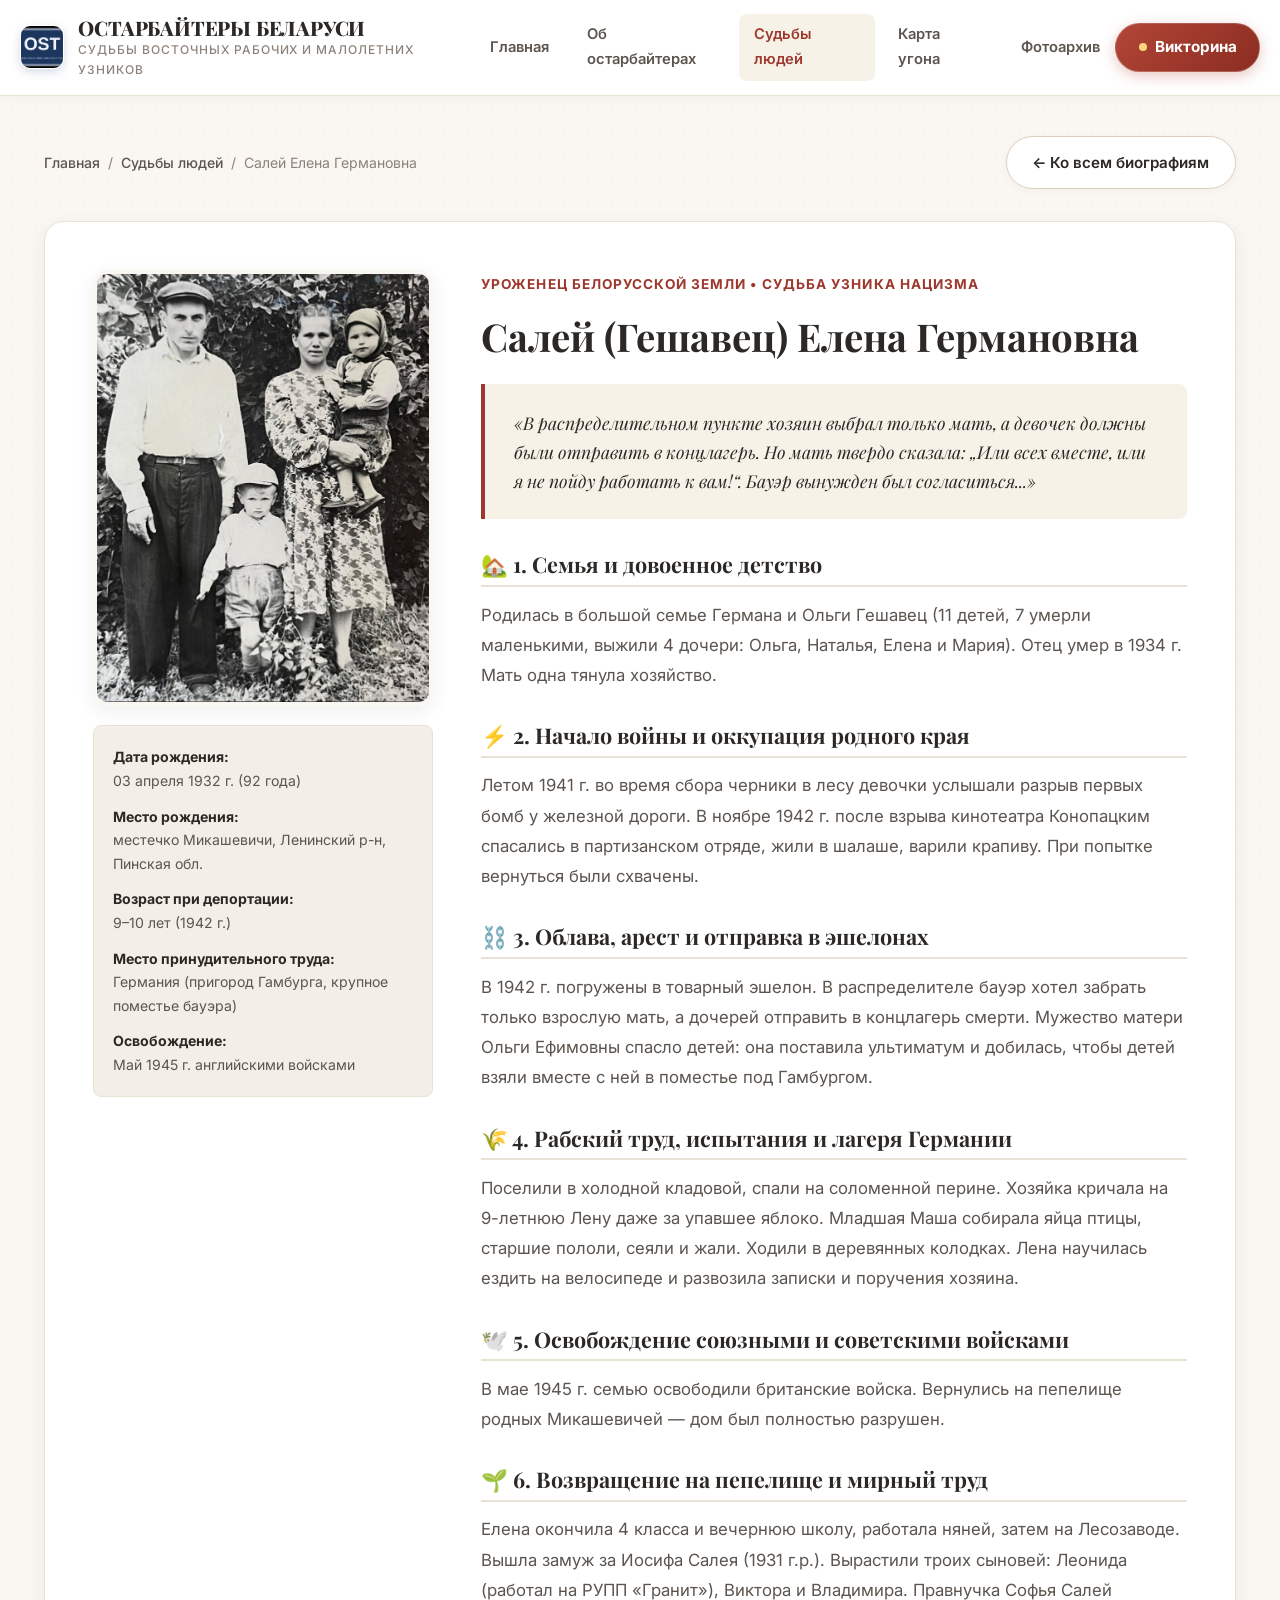
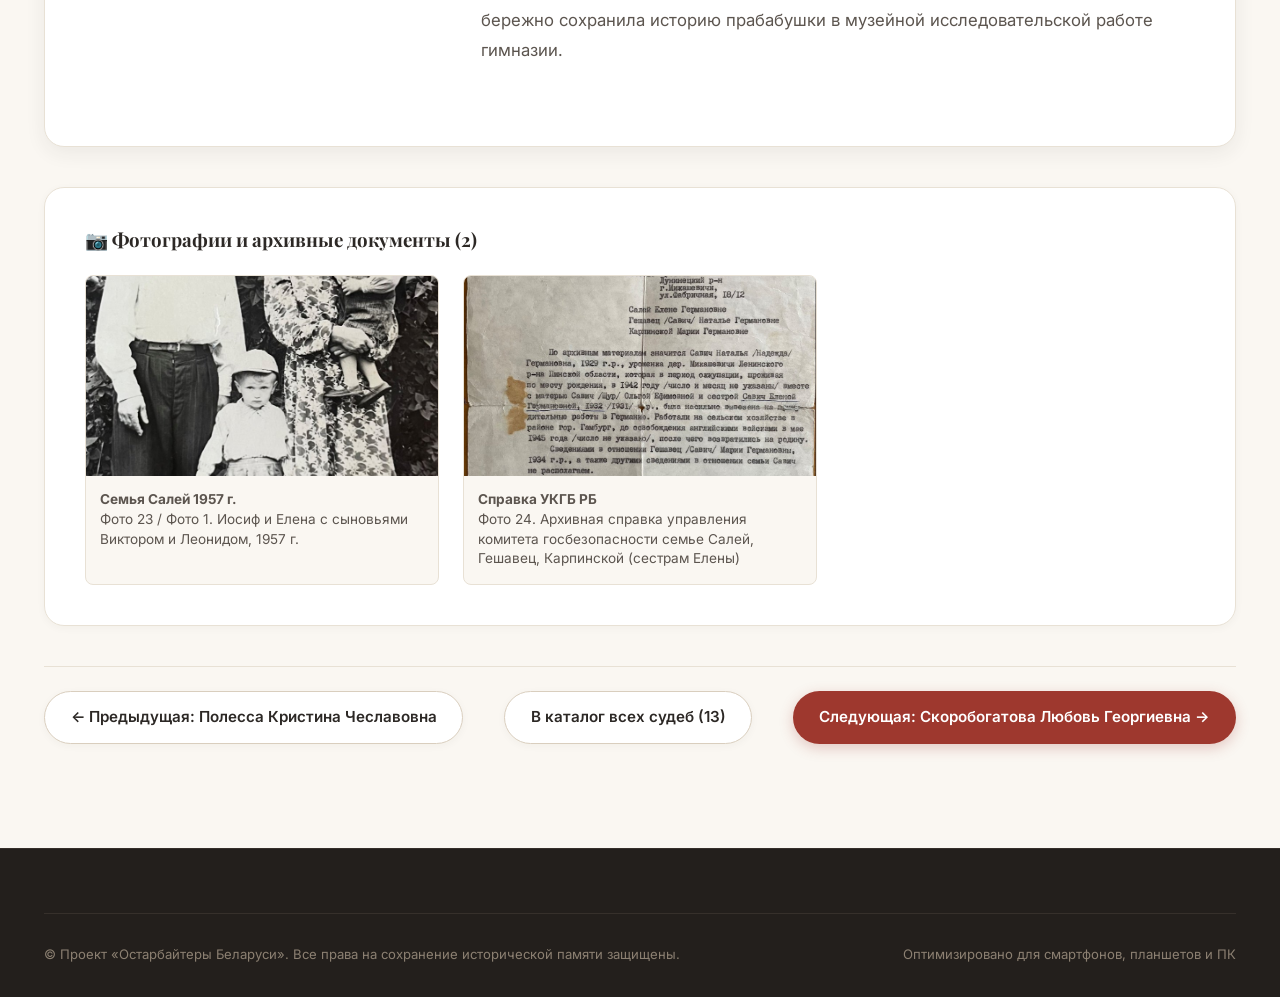
<file: pages/person_saley.html>
<!DOCTYPE html>
<html lang="ru">
<head>
  <meta charset="UTF-8">
  <meta name="viewport" content="width=device-width, initial-scale=1.0">
  <title>Салей (Гешавец) Елена Германовна — Остарбайтеры Беларуси</title>
  <link rel="preconnect" href="https://fonts.googleapis.com">
  <link rel="preconnect" href="https://fonts.gstatic.com" crossorigin>
  <link href="https://fonts.googleapis.com/css2?family=Inter:wght@300;400;500;600;700&family=Playfair+Display:ital,wght@0,600;0,700;0,800;1,400;1,600&display=swap" rel="stylesheet">
  <link rel="stylesheet" href="../css/style.css">
</head>
<body>
  <!-- Header -->
  <header class="site-header">
    <div class="container header-inner">
      <a href="../index.html#home" class="brand-link">
        <img src="../images/ost_badge.png" alt="Знак OST" class="brand-emblem">
        <div class="brand-text">
          <h1>ОСТАРБАЙТЕРЫ БЕЛАРУСИ</h1>
          <p>Судьбы восточных рабочих и малолетних узников</p>
        </div>
      </a>
      <nav class="nav-menu">
        <a href="../index.html#home" class="nav-link">Главная</a>
        <a href="../index.html#history" class="nav-link">Об остарбайтерах</a>
        <a href="../index.html#people" class="nav-link active">Судьбы людей</a>
        <a href="../index.html#map" class="nav-link">Карта угона</a>
        <a href="../index.html#archive" class="nav-link">Фотоархив</a>
      </nav>
      <div class="nav-actions">
        <a href="quiz.html" class="btn btn-quiz-nav">
          <span class="pulse-dot"></span>
          <span>Викторина</span>
        </a>
      </div>
    </div>
  </header>

  <main style="padding: 2.5rem 0 5rem;">
    <div class="container">
      <div class="bio-nav-header">
        <nav class="breadcrumbs">
          <a href="../index.html#home" class="breadcrumb-link">Главная</a>
          <span>/</span>
          <a href="../index.html#people" class="breadcrumb-link">Судьбы людей</a>
          <span>/</span>
          <span>Салей Елена Германовна</span>
        </nav>
        <a href="../index.html#people" class="btn btn-secondary">
          ← Ко всем биографиям
        </a>
      </div>

      <div class="bio-hero-card">
        <div class="bio-portrait-wrapper">
          <img src="../images/photo_23_saley_family_1957.jpg" alt="Салей (Гешавец) Елена Германовна" class="bio-main-img">
          <div class="bio-quick-facts">
            <div class="fact-row">
              <span class="fact-label">Дата рождения:</span>
              <span class="fact-val">03 апреля 1932 г. (92 года)</span>
            </div>
            <div class="fact-row">
              <span class="fact-label">Место рождения:</span>
              <span class="fact-val">местечко Микашевичи, Ленинский р-н, Пинская обл.</span>
            </div>
            <div class="fact-row">
              <span class="fact-label">Возраст при депортации:</span>
              <span class="fact-val">9–10 лет (1942 г.)</span>
            </div>
            <div class="fact-row">
              <span class="fact-label">Место принудительного труда:</span>
              <span class="fact-val">Германия (пригород Гамбурга, крупное поместье бауэра)</span>
            </div>
            <div class="fact-row">
              <span class="fact-label">Освобождение:</span>
              <span class="fact-val">Май 1945 г. английскими войсками</span>
            </div>
          </div>
        </div>

        <div class="bio-content">
          <span class="bio-chapter-tag">Уроженец белорусской земли • Судьба узника нацизма</span>
          <h2 class="bio-name">Салей (Гешавец) Елена Германовна</h2>
          
          <div class="bio-quote-box">
            «В распределительном пункте хозяин выбрал только мать, а девочек должны были отправить в концлагерь. Но мать твердо сказала: „Или всех вместе, или я не пойду работать к вам!“. Бауэр вынужден был согласиться...»
          </div>

          <section class="story-section">
            <h3>🏡 1. Семья и довоенное детство</h3>
            <p>Родилась в большой семье Германа и Ольги Гешавец (11 детей, 7 умерли маленькими, выжили 4 дочери: Ольга, Наталья, Елена и Мария). Отец умер в 1934 г. Мать одна тянула хозяйство.</p>
          </section>

          <section class="story-section">
            <h3>⚡ 2. Начало войны и оккупация родного края</h3>
            <p>Летом 1941 г. во время сбора черники в лесу девочки услышали разрыв первых бомб у железной дороги. В ноябре 1942 г. после взрыва кинотеатра Конопацким спасались в партизанском отряде, жили в шалаше, варили крапиву. При попытке вернуться были схвачены.</p>
          </section>

          <section class="story-section">
            <h3>⛓️ 3. Облава, арест и отправка в эшелонах</h3>
            <p>В 1942 г. погружены в товарный эшелон. В распределителе бауэр хотел забрать только взрослую мать, а дочерей отправить в концлагерь смерти. Мужество матери Ольги Ефимовны спасло детей: она поставила ультиматум и добилась, чтобы детей взяли вместе с ней в поместье под Гамбургом.</p>
          </section>

          <section class="story-section">
            <h3>🌾 4. Рабский труд, испытания и лагеря Германии</h3>
            <p>Поселили в холодной кладовой, спали на соломенной перине. Хозяйка кричала на 9-летнюю Лену даже за упавшее яблоко. Младшая Маша собирала яйца птицы, старшие пололи, сеяли и жали. Ходили в деревянных колодках. Лена научилась ездить на велосипеде и развозила записки и поручения хозяина.</p>
          </section>

          <section class="story-section">
            <h3>🕊️ 5. Освобождение союзными и советскими войсками</h3>
            <p>В мае 1945 г. семью освободили британские войска. Вернулись на пепелище родных Микашевичей — дом был полностью разрушен.</p>
          </section>

          <section class="story-section">
            <h3>🌱 6. Возвращение на пепелище и мирный труд</h3>
            <p>Елена окончила 4 класса и вечернюю школу, работала няней, затем на Лесозаводе. Вышла замуж за Иосифа Салея (1931 г.р.). Вырастили троих сыновей: Леонида (работал на РУПП «Гранит»), Виктора и Владимира. Правнучка Софья Салей бережно сохранила историю прабабушки в музейной исследовательской работе гимназии.</p>
          </section>
        </div>
      </div>

      <!-- Gallery -->
      <div class="bio-gallery-section">
        <h3>📷 Фотографии и архивные документы (2)</h3>
        <div class="bio-gallery-grid">
          
        <div class="gallery-thumb-card">
          <img src="../images/photo_23_saley_family_1957.jpg" alt="Фото 23 / Фото 1. Иосиф и Елена с сыновьями Виктором и Леонидом, 1957 г." class="gallery-thumb-img">
          <div class="gallery-thumb-caption">
            <strong>Семья Салей 1957 г.</strong><br>Фото 23 / Фото 1. Иосиф и Елена с сыновьями Виктором и Леонидом, 1957 г.
          </div>
        </div>
        
        <div class="gallery-thumb-card">
          <img src="../images/photo_24_saley_kgb_1995.jpg" alt="Фото 24. Архивная справка управления комитета госбезопасности семье Салей, Гешавец, Карпинской (сестрам Елены)" class="gallery-thumb-img">
          <div class="gallery-thumb-caption">
            <strong>Справка УКГБ РБ</strong><br>Фото 24. Архивная справка управления комитета госбезопасности семье Салей, Гешавец, Карпинской (сестрам Елены)
          </div>
        </div>
        
        </div>
      </div>

      <!-- Pagination -->
      <div class="person-pagination">
        <a href="person_polessa.html" class="btn btn-secondary">← Предыдущая: Полесса Кристина Чеславовна</a>
        <a href="../index.html#people" class="btn btn-secondary">В каталог всех судеб (13)</a>
        <a href="person_skorobogatova.html" class="btn btn-primary">Следующая: Скоробогатова Любовь Георгиевна →</a>
      </div>
    </div>
  </main>

  <footer class="site-footer">
    <div class="container">
      <div class="footer-bottom">
        <div>© Проект «Остарбайтеры Беларуси». Все права на сохранение исторической памяти защищены.</div>
        <div>Оптимизировано для смартфонов, планшетов и ПК</div>
      </div>
    </div>
  </footer>
</body>
</html>
</file>
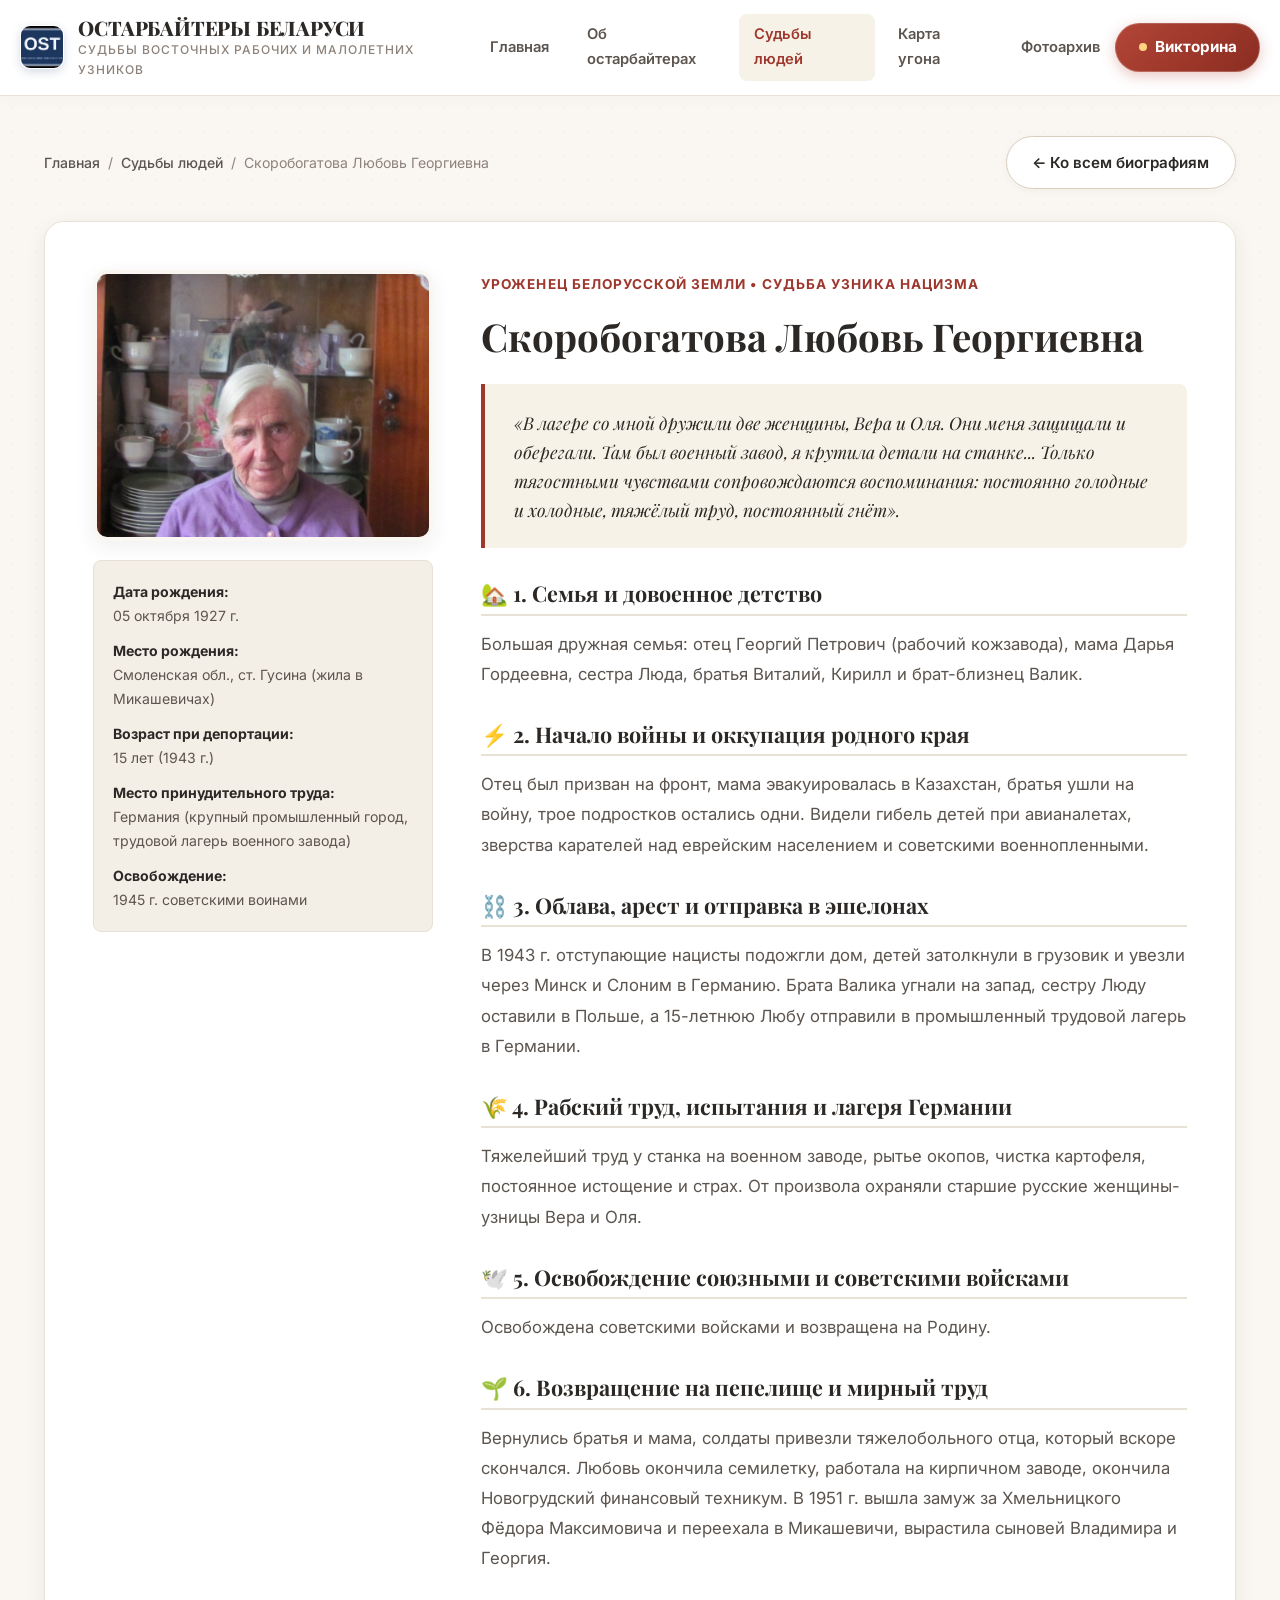
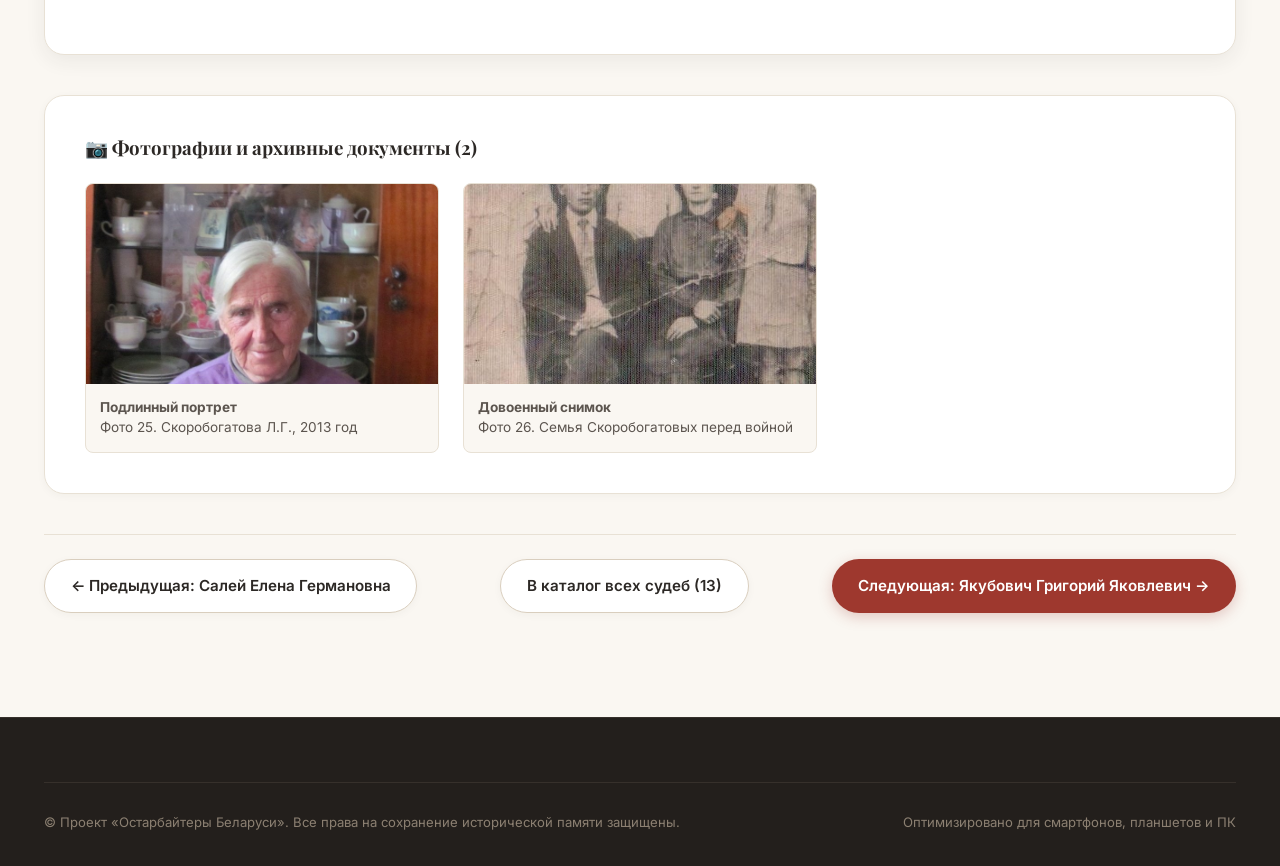
<file: pages/person_skorobogatova.html>
<!DOCTYPE html>
<html lang="ru">
<head>
  <meta charset="UTF-8">
  <meta name="viewport" content="width=device-width, initial-scale=1.0">
  <title>Скоробогатова Любовь Георгиевна — Остарбайтеры Беларуси</title>
  <link rel="preconnect" href="https://fonts.googleapis.com">
  <link rel="preconnect" href="https://fonts.gstatic.com" crossorigin>
  <link href="https://fonts.googleapis.com/css2?family=Inter:wght@300;400;500;600;700&family=Playfair+Display:ital,wght@0,600;0,700;0,800;1,400;1,600&display=swap" rel="stylesheet">
  <link rel="stylesheet" href="../css/style.css">
</head>
<body>
  <!-- Header -->
  <header class="site-header">
    <div class="container header-inner">
      <a href="../index.html#home" class="brand-link">
        <img src="../images/ost_badge.png" alt="Знак OST" class="brand-emblem">
        <div class="brand-text">
          <h1>ОСТАРБАЙТЕРЫ БЕЛАРУСИ</h1>
          <p>Судьбы восточных рабочих и малолетних узников</p>
        </div>
      </a>
      <nav class="nav-menu">
        <a href="../index.html#home" class="nav-link">Главная</a>
        <a href="../index.html#history" class="nav-link">Об остарбайтерах</a>
        <a href="../index.html#people" class="nav-link active">Судьбы людей</a>
        <a href="../index.html#map" class="nav-link">Карта угона</a>
        <a href="../index.html#archive" class="nav-link">Фотоархив</a>
      </nav>
      <div class="nav-actions">
        <a href="quiz.html" class="btn btn-quiz-nav">
          <span class="pulse-dot"></span>
          <span>Викторина</span>
        </a>
      </div>
    </div>
  </header>

  <main style="padding: 2.5rem 0 5rem;">
    <div class="container">
      <div class="bio-nav-header">
        <nav class="breadcrumbs">
          <a href="../index.html#home" class="breadcrumb-link">Главная</a>
          <span>/</span>
          <a href="../index.html#people" class="breadcrumb-link">Судьбы людей</a>
          <span>/</span>
          <span>Скоробогатова Любовь Георгиевна</span>
        </nav>
        <a href="../index.html#people" class="btn btn-secondary">
          ← Ко всем биографиям
        </a>
      </div>

      <div class="bio-hero-card">
        <div class="bio-portrait-wrapper">
          <img src="../images/photo_25_skorobogatova_2013.jpg" alt="Скоробогатова Любовь Георгиевна" class="bio-main-img">
          <div class="bio-quick-facts">
            <div class="fact-row">
              <span class="fact-label">Дата рождения:</span>
              <span class="fact-val">05 октября 1927 г.</span>
            </div>
            <div class="fact-row">
              <span class="fact-label">Место рождения:</span>
              <span class="fact-val">Смоленская обл., ст. Гусина (жила в Микашевичах)</span>
            </div>
            <div class="fact-row">
              <span class="fact-label">Возраст при депортации:</span>
              <span class="fact-val">15 лет (1943 г.)</span>
            </div>
            <div class="fact-row">
              <span class="fact-label">Место принудительного труда:</span>
              <span class="fact-val">Германия (крупный промышленный город, трудовой лагерь военного завода)</span>
            </div>
            <div class="fact-row">
              <span class="fact-label">Освобождение:</span>
              <span class="fact-val">1945 г. советскими воинами</span>
            </div>
          </div>
        </div>

        <div class="bio-content">
          <span class="bio-chapter-tag">Уроженец белорусской земли • Судьба узника нацизма</span>
          <h2 class="bio-name">Скоробогатова Любовь Георгиевна</h2>
          
          <div class="bio-quote-box">
            «В лагере со мной дружили две женщины, Вера и Оля. Они меня защищали и оберегали. Там был военный завод, я крутила детали на станке... Только тягостными чувствами сопровождаются воспоминания: постоянно голодные и холодные, тяжёлый труд, постоянный гнёт».
          </div>

          <section class="story-section">
            <h3>🏡 1. Семья и довоенное детство</h3>
            <p>Большая дружная семья: отец Георгий Петрович (рабочий кожзавода), мама Дарья Гордеевна, сестра Люда, братья Виталий, Кирилл и брат-близнец Валик.</p>
          </section>

          <section class="story-section">
            <h3>⚡ 2. Начало войны и оккупация родного края</h3>
            <p>Отец был призван на фронт, мама эвакуировалась в Казахстан, братья ушли на войну, трое подростков остались одни. Видели гибель детей при авианалетах, зверства карателей над еврейским населением и советскими военнопленными.</p>
          </section>

          <section class="story-section">
            <h3>⛓️ 3. Облава, арест и отправка в эшелонах</h3>
            <p>В 1943 г. отступающие нацисты подожгли дом, детей затолкнули в грузовик и увезли через Минск и Слоним в Германию. Брата Валика угнали на запад, сестру Люду оставили в Польше, а 15-летнюю Любу отправили в промышленный трудовой лагерь в Германии.</p>
          </section>

          <section class="story-section">
            <h3>🌾 4. Рабский труд, испытания и лагеря Германии</h3>
            <p>Тяжелейший труд у станка на военном заводе, рытье окопов, чистка картофеля, постоянное истощение и страх. От произвола охраняли старшие русские женщины-узницы Вера и Оля.</p>
          </section>

          <section class="story-section">
            <h3>🕊️ 5. Освобождение союзными и советскими войсками</h3>
            <p>Освобождена советскими войсками и возвращена на Родину.</p>
          </section>

          <section class="story-section">
            <h3>🌱 6. Возвращение на пепелище и мирный труд</h3>
            <p>Вернулись братья и мама, солдаты привезли тяжелобольного отца, который вскоре скончался. Любовь окончила семилетку, работала на кирпичном заводе, окончила Новогрудский финансовый техникум. В 1951 г. вышла замуж за Хмельницкого Фёдора Максимовича и переехала в Микашевичи, вырастила сыновей Владимира и Георгия.</p>
          </section>
        </div>
      </div>

      <!-- Gallery -->
      <div class="bio-gallery-section">
        <h3>📷 Фотографии и архивные документы (2)</h3>
        <div class="bio-gallery-grid">
          
        <div class="gallery-thumb-card">
          <img src="../images/photo_25_skorobogatova_2013.jpg" alt="Фото 25. Скоробогатова Л.Г., 2013 год" class="gallery-thumb-img">
          <div class="gallery-thumb-caption">
            <strong>Подлинный портрет</strong><br>Фото 25. Скоробогатова Л.Г., 2013 год
          </div>
        </div>
        
        <div class="gallery-thumb-card">
          <img src="../images/photo_26_skorobogatov_family_prewar.jpg" alt="Фото 26. Семья Скоробогатовых перед войной" class="gallery-thumb-img">
          <div class="gallery-thumb-caption">
            <strong>Довоенный снимок</strong><br>Фото 26. Семья Скоробогатовых перед войной
          </div>
        </div>
        
        </div>
      </div>

      <!-- Pagination -->
      <div class="person-pagination">
        <a href="person_saley.html" class="btn btn-secondary">← Предыдущая: Салей Елена Германовна</a>
        <a href="../index.html#people" class="btn btn-secondary">В каталог всех судеб (13)</a>
        <a href="person_yakubovich.html" class="btn btn-primary">Следующая: Якубович Григорий Яковлевич →</a>
      </div>
    </div>
  </main>

  <footer class="site-footer">
    <div class="container">
      <div class="footer-bottom">
        <div>© Проект «Остарбайтеры Беларуси». Все права на сохранение исторической памяти защищены.</div>
        <div>Оптимизировано для смартфонов, планшетов и ПК</div>
      </div>
    </div>
  </footer>
</body>
</html>
</file>
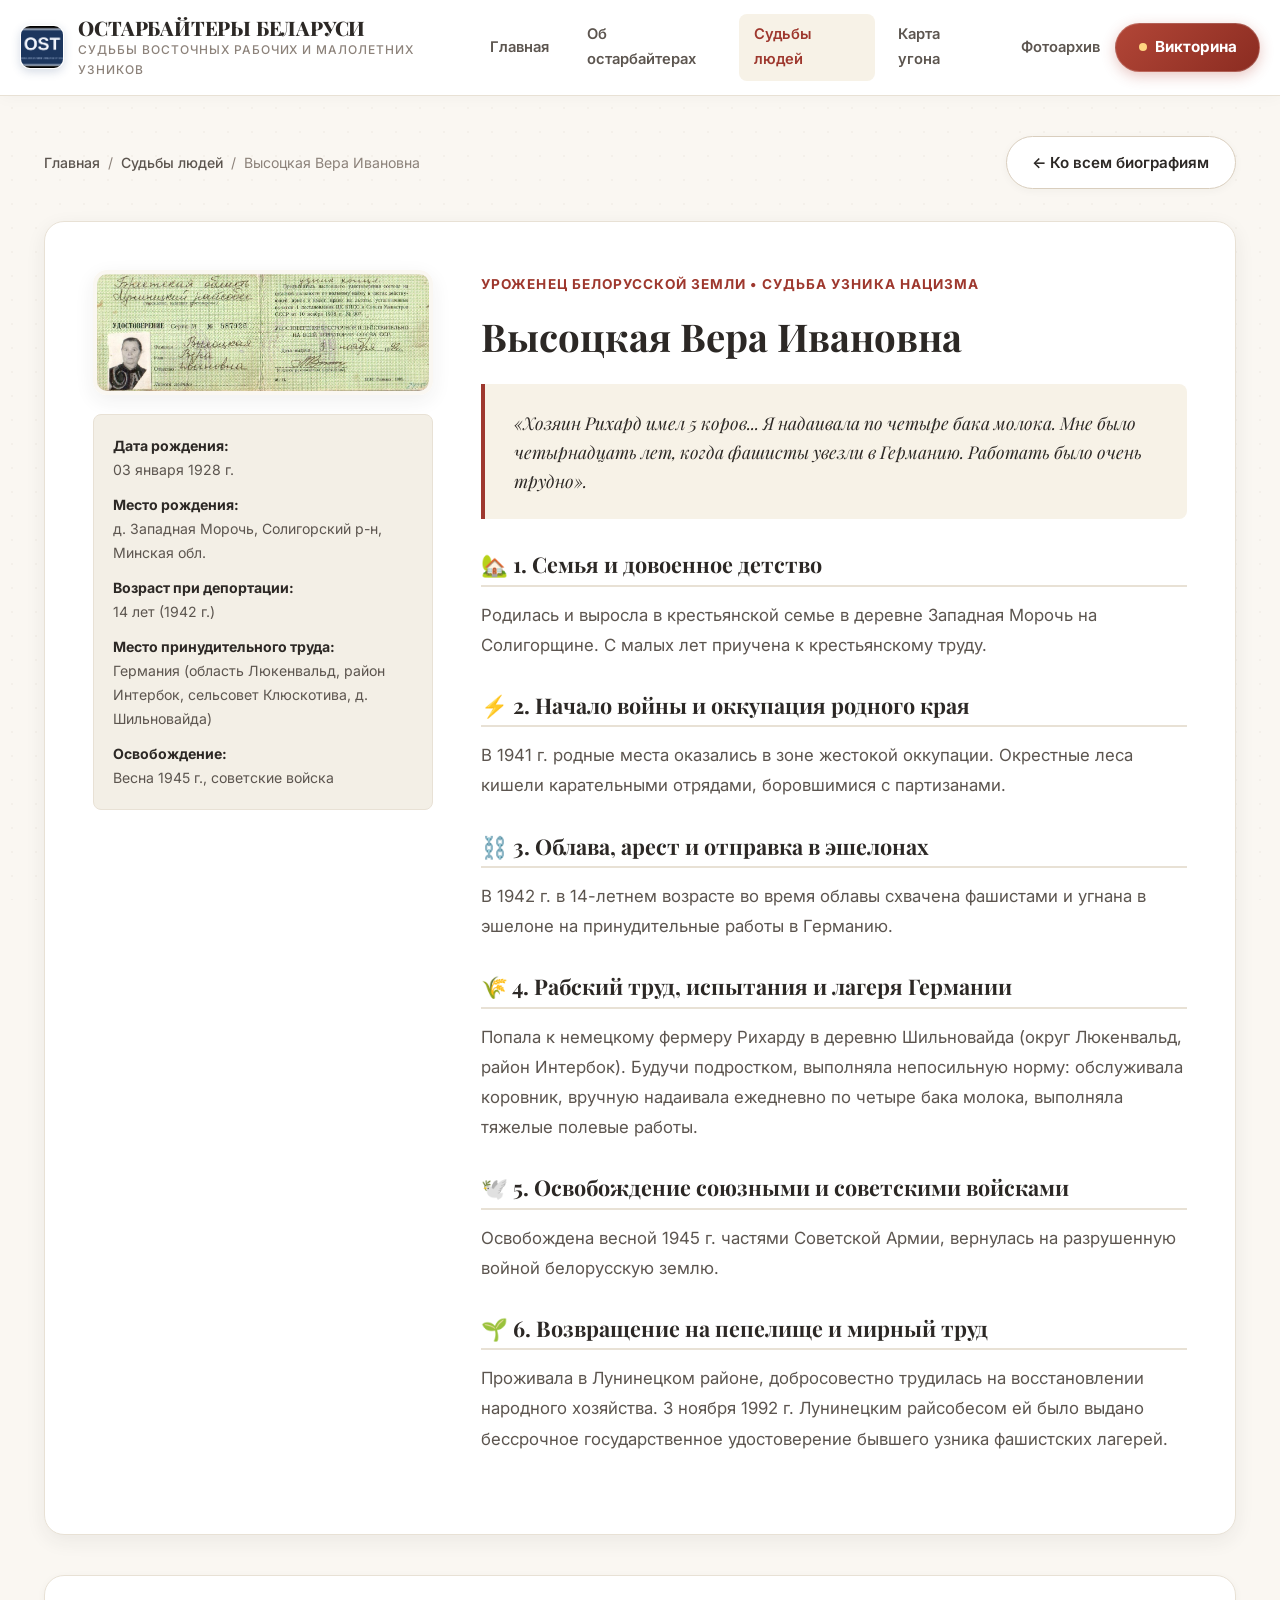
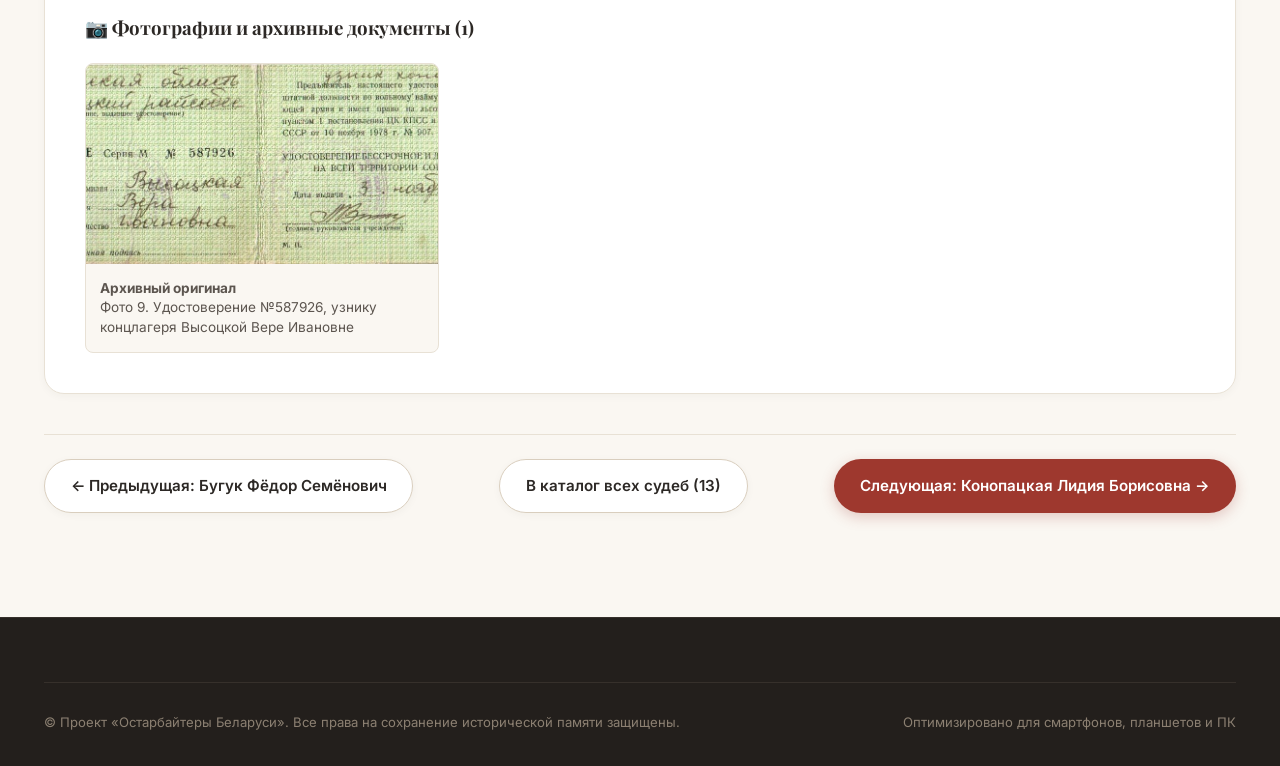
<file: pages/person_vysotskaya.html>
<!DOCTYPE html>
<html lang="ru">
<head>
  <meta charset="UTF-8">
  <meta name="viewport" content="width=device-width, initial-scale=1.0">
  <title>Высоцкая Вера Ивановна — Остарбайтеры Беларуси</title>
  <link rel="preconnect" href="https://fonts.googleapis.com">
  <link rel="preconnect" href="https://fonts.gstatic.com" crossorigin>
  <link href="https://fonts.googleapis.com/css2?family=Inter:wght@300;400;500;600;700&family=Playfair+Display:ital,wght@0,600;0,700;0,800;1,400;1,600&display=swap" rel="stylesheet">
  <link rel="stylesheet" href="../css/style.css">
</head>
<body>
  <!-- Header -->
  <header class="site-header">
    <div class="container header-inner">
      <a href="../index.html#home" class="brand-link">
        <img src="../images/ost_badge.png" alt="Знак OST" class="brand-emblem">
        <div class="brand-text">
          <h1>ОСТАРБАЙТЕРЫ БЕЛАРУСИ</h1>
          <p>Судьбы восточных рабочих и малолетних узников</p>
        </div>
      </a>
      <nav class="nav-menu">
        <a href="../index.html#home" class="nav-link">Главная</a>
        <a href="../index.html#history" class="nav-link">Об остарбайтерах</a>
        <a href="../index.html#people" class="nav-link active">Судьбы людей</a>
        <a href="../index.html#map" class="nav-link">Карта угона</a>
        <a href="../index.html#archive" class="nav-link">Фотоархив</a>
      </nav>
      <div class="nav-actions">
        <a href="quiz.html" class="btn btn-quiz-nav">
          <span class="pulse-dot"></span>
          <span>Викторина</span>
        </a>
      </div>
    </div>
  </header>

  <main style="padding: 2.5rem 0 5rem;">
    <div class="container">
      <div class="bio-nav-header">
        <nav class="breadcrumbs">
          <a href="../index.html#home" class="breadcrumb-link">Главная</a>
          <span>/</span>
          <a href="../index.html#people" class="breadcrumb-link">Судьбы людей</a>
          <span>/</span>
          <span>Высоцкая Вера Ивановна</span>
        </nav>
        <a href="../index.html#people" class="btn btn-secondary">
          ← Ко всем биографиям
        </a>
      </div>

      <div class="bio-hero-card">
        <div class="bio-portrait-wrapper">
          <img src="../images/photo_09_vysotskaya_cert_1992.jpg" alt="Высоцкая Вера Ивановна" class="bio-main-img">
          <div class="bio-quick-facts">
            <div class="fact-row">
              <span class="fact-label">Дата рождения:</span>
              <span class="fact-val">03 января 1928 г.</span>
            </div>
            <div class="fact-row">
              <span class="fact-label">Место рождения:</span>
              <span class="fact-val">д. Западная Морочь, Солигорский р-н, Минская обл.</span>
            </div>
            <div class="fact-row">
              <span class="fact-label">Возраст при депортации:</span>
              <span class="fact-val">14 лет (1942 г.)</span>
            </div>
            <div class="fact-row">
              <span class="fact-label">Место принудительного труда:</span>
              <span class="fact-val">Германия (область Люкенвальд, район Интербок, сельсовет Клюскотива, д. Шильновайда)</span>
            </div>
            <div class="fact-row">
              <span class="fact-label">Освобождение:</span>
              <span class="fact-val">Весна 1945 г., советские войска</span>
            </div>
          </div>
        </div>

        <div class="bio-content">
          <span class="bio-chapter-tag">Уроженец белорусской земли • Судьба узника нацизма</span>
          <h2 class="bio-name">Высоцкая Вера Ивановна</h2>
          
          <div class="bio-quote-box">
            «Хозяин Рихард имел 5 коров... Я надаивала по четыре бака молока. Мне было четырнадцать лет, когда фашисты увезли в Германию. Работать было очень трудно».
          </div>

          <section class="story-section">
            <h3>🏡 1. Семья и довоенное детство</h3>
            <p>Родилась и выросла в крестьянской семье в деревне Западная Морочь на Солигорщине. С малых лет приучена к крестьянскому труду.</p>
          </section>

          <section class="story-section">
            <h3>⚡ 2. Начало войны и оккупация родного края</h3>
            <p>В 1941 г. родные места оказались в зоне жестокой оккупации. Окрестные леса кишели карательными отрядами, боровшимися с партизанами.</p>
          </section>

          <section class="story-section">
            <h3>⛓️ 3. Облава, арест и отправка в эшелонах</h3>
            <p>В 1942 г. в 14-летнем возрасте во время облавы схвачена фашистами и угнана в эшелоне на принудительные работы в Германию.</p>
          </section>

          <section class="story-section">
            <h3>🌾 4. Рабский труд, испытания и лагеря Германии</h3>
            <p>Попала к немецкому фермеру Рихарду в деревню Шильновайда (округ Люкенвальд, район Интербок). Будучи подростком, выполняла непосильную норму: обслуживала коровник, вручную надаивала ежедневно по четыре бака молока, выполняла тяжелые полевые работы.</p>
          </section>

          <section class="story-section">
            <h3>🕊️ 5. Освобождение союзными и советскими войсками</h3>
            <p>Освобождена весной 1945 г. частями Советской Армии, вернулась на разрушенную войной белорусскую землю.</p>
          </section>

          <section class="story-section">
            <h3>🌱 6. Возвращение на пепелище и мирный труд</h3>
            <p>Проживала в Лунинецком районе, добросовестно трудилась на восстановлении народного хозяйства. 3 ноября 1992 г. Лунинецким райсобесом ей было выдано бессрочное государственное удостоверение бывшего узника фашистских лагерей.</p>
          </section>
        </div>
      </div>

      <!-- Gallery -->
      <div class="bio-gallery-section">
        <h3>📷 Фотографии и архивные документы (1)</h3>
        <div class="bio-gallery-grid">
          
        <div class="gallery-thumb-card">
          <img src="../images/photo_09_vysotskaya_cert_1992.jpg" alt="Фото 9. Удостоверение №587926, узнику концлагеря Высоцкой Вере Ивановне" class="gallery-thumb-img">
          <div class="gallery-thumb-caption">
            <strong>Архивный оригинал</strong><br>Фото 9. Удостоверение №587926, узнику концлагеря Высоцкой Вере Ивановне
          </div>
        </div>
        
        </div>
      </div>

      <!-- Pagination -->
      <div class="person-pagination">
        <a href="person_buguk.html" class="btn btn-secondary">← Предыдущая: Бугук Фёдор Семёнович</a>
        <a href="../index.html#people" class="btn btn-secondary">В каталог всех судеб (13)</a>
        <a href="person_konopatskaya.html" class="btn btn-primary">Следующая: Конопацкая Лидия Борисовна →</a>
      </div>
    </div>
  </main>

  <footer class="site-footer">
    <div class="container">
      <div class="footer-bottom">
        <div>© Проект «Остарбайтеры Беларуси». Все права на сохранение исторической памяти защищены.</div>
        <div>Оптимизировано для смартфонов, планшетов и ПК</div>
      </div>
    </div>
  </footer>
</body>
</html>
</file>
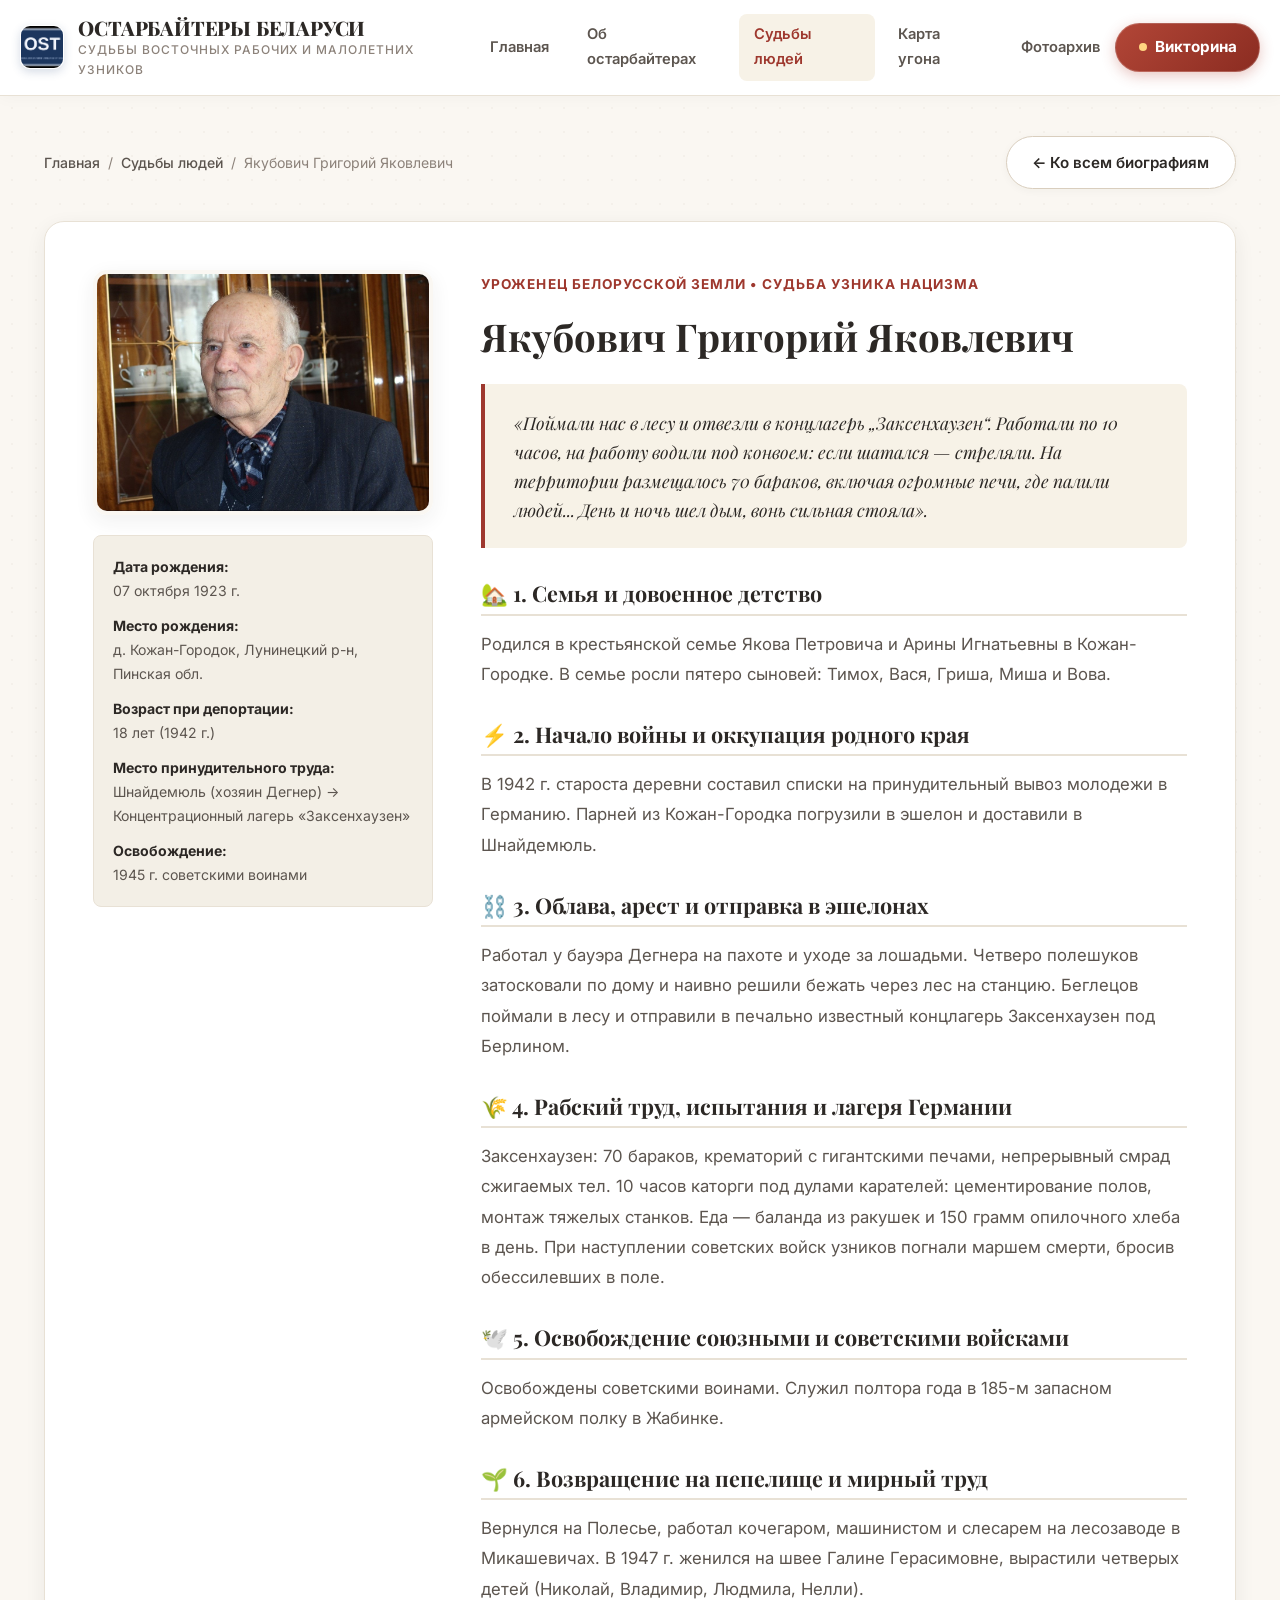
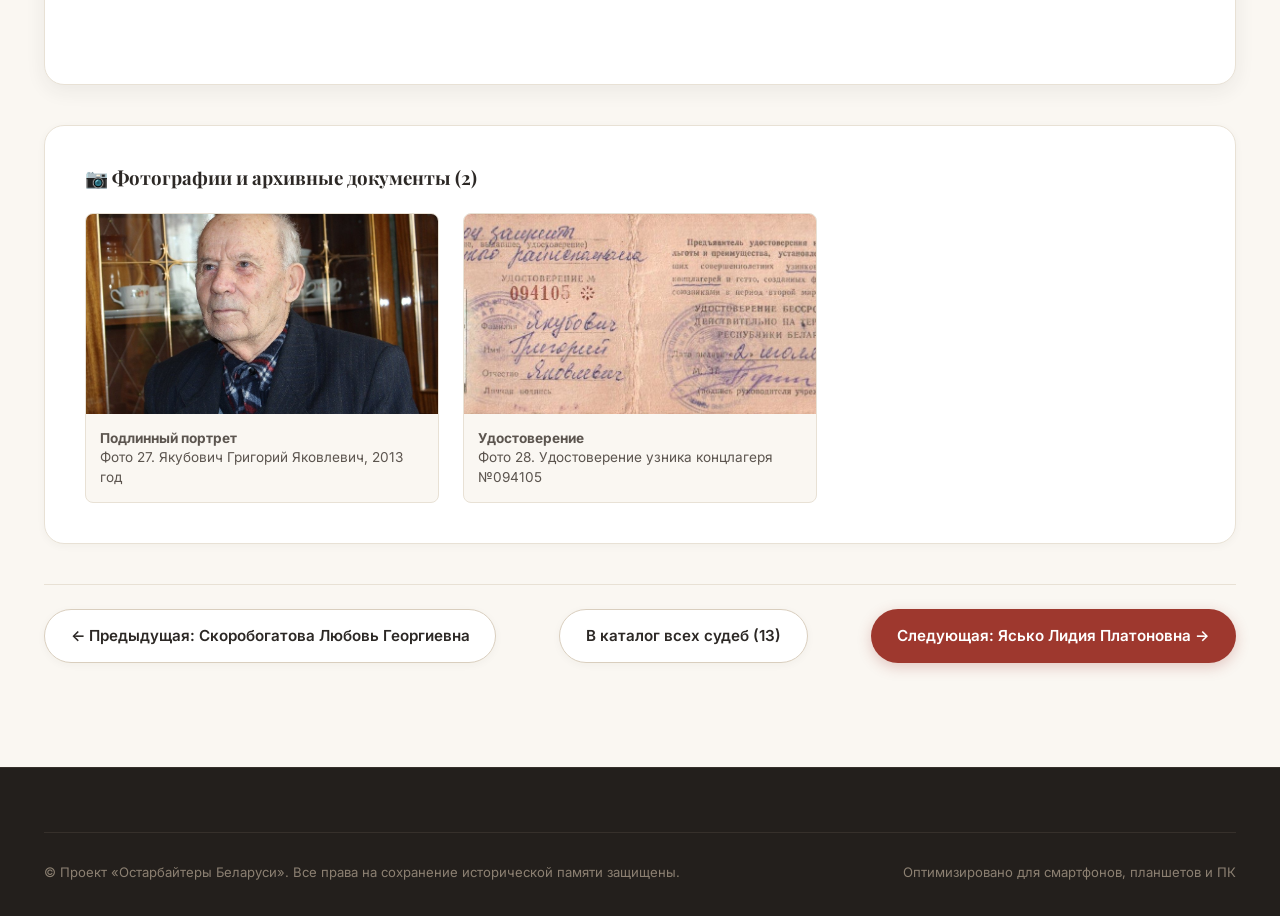
<file: pages/person_yakubovich.html>
<!DOCTYPE html>
<html lang="ru">
<head>
  <meta charset="UTF-8">
  <meta name="viewport" content="width=device-width, initial-scale=1.0">
  <title>Якубович Григорий Яковлевич — Остарбайтеры Беларуси</title>
  <link rel="preconnect" href="https://fonts.googleapis.com">
  <link rel="preconnect" href="https://fonts.gstatic.com" crossorigin>
  <link href="https://fonts.googleapis.com/css2?family=Inter:wght@300;400;500;600;700&family=Playfair+Display:ital,wght@0,600;0,700;0,800;1,400;1,600&display=swap" rel="stylesheet">
  <link rel="stylesheet" href="../css/style.css">
</head>
<body>
  <!-- Header -->
  <header class="site-header">
    <div class="container header-inner">
      <a href="../index.html#home" class="brand-link">
        <img src="../images/ost_badge.png" alt="Знак OST" class="brand-emblem">
        <div class="brand-text">
          <h1>ОСТАРБАЙТЕРЫ БЕЛАРУСИ</h1>
          <p>Судьбы восточных рабочих и малолетних узников</p>
        </div>
      </a>
      <nav class="nav-menu">
        <a href="../index.html#home" class="nav-link">Главная</a>
        <a href="../index.html#history" class="nav-link">Об остарбайтерах</a>
        <a href="../index.html#people" class="nav-link active">Судьбы людей</a>
        <a href="../index.html#map" class="nav-link">Карта угона</a>
        <a href="../index.html#archive" class="nav-link">Фотоархив</a>
      </nav>
      <div class="nav-actions">
        <a href="quiz.html" class="btn btn-quiz-nav">
          <span class="pulse-dot"></span>
          <span>Викторина</span>
        </a>
      </div>
    </div>
  </header>

  <main style="padding: 2.5rem 0 5rem;">
    <div class="container">
      <div class="bio-nav-header">
        <nav class="breadcrumbs">
          <a href="../index.html#home" class="breadcrumb-link">Главная</a>
          <span>/</span>
          <a href="../index.html#people" class="breadcrumb-link">Судьбы людей</a>
          <span>/</span>
          <span>Якубович Григорий Яковлевич</span>
        </nav>
        <a href="../index.html#people" class="btn btn-secondary">
          ← Ко всем биографиям
        </a>
      </div>

      <div class="bio-hero-card">
        <div class="bio-portrait-wrapper">
          <img src="../images/photo_27_yakubovich_2013.jpg" alt="Якубович Григорий Яковлевич" class="bio-main-img">
          <div class="bio-quick-facts">
            <div class="fact-row">
              <span class="fact-label">Дата рождения:</span>
              <span class="fact-val">07 октября 1923 г.</span>
            </div>
            <div class="fact-row">
              <span class="fact-label">Место рождения:</span>
              <span class="fact-val">д. Кожан-Городок, Лунинецкий р-н, Пинская обл.</span>
            </div>
            <div class="fact-row">
              <span class="fact-label">Возраст при депортации:</span>
              <span class="fact-val">18 лет (1942 г.)</span>
            </div>
            <div class="fact-row">
              <span class="fact-label">Место принудительного труда:</span>
              <span class="fact-val">Шнайдемюль (хозяин Дегнер) → Концентрационный лагерь «Заксенхаузен»</span>
            </div>
            <div class="fact-row">
              <span class="fact-label">Освобождение:</span>
              <span class="fact-val">1945 г. советскими воинами</span>
            </div>
          </div>
        </div>

        <div class="bio-content">
          <span class="bio-chapter-tag">Уроженец белорусской земли • Судьба узника нацизма</span>
          <h2 class="bio-name">Якубович Григорий Яковлевич</h2>
          
          <div class="bio-quote-box">
            «Поймали нас в лесу и отвезли в концлагерь „Заксенхаузен“. Работали по 10 часов, на работу водили под конвоем: если шатался — стреляли. На территории размещалось 70 бараков, включая огромные печи, где палили людей... День и ночь шел дым, вонь сильная стояла».
          </div>

          <section class="story-section">
            <h3>🏡 1. Семья и довоенное детство</h3>
            <p>Родился в крестьянской семье Якова Петровича и Арины Игнатьевны в Кожан-Городке. В семье росли пятеро сыновей: Тимох, Вася, Гриша, Миша и Вова.</p>
          </section>

          <section class="story-section">
            <h3>⚡ 2. Начало войны и оккупация родного края</h3>
            <p>В 1942 г. староста деревни составил списки на принудительный вывоз молодежи в Германию. Парней из Кожан-Городка погрузили в эшелон и доставили в Шнайдемюль.</p>
          </section>

          <section class="story-section">
            <h3>⛓️ 3. Облава, арест и отправка в эшелонах</h3>
            <p>Работал у бауэра Дегнера на пахоте и уходе за лошадьми. Четверо полешуков затосковали по дому и наивно решили бежать через лес на станцию. Беглецов поймали в лесу и отправили в печально известный концлагерь Заксенхаузен под Берлином.</p>
          </section>

          <section class="story-section">
            <h3>🌾 4. Рабский труд, испытания и лагеря Германии</h3>
            <p>Заксенхаузен: 70 бараков, крематорий с гигантскими печами, непрерывный смрад сжигаемых тел. 10 часов каторги под дулами карателей: цементирование полов, монтаж тяжелых станков. Еда — баланда из ракушек и 150 грамм опилочного хлеба в день. При наступлении советских войск узников погнали маршем смерти, бросив обессилевших в поле.</p>
          </section>

          <section class="story-section">
            <h3>🕊️ 5. Освобождение союзными и советскими войсками</h3>
            <p>Освобождены советскими воинами. Служил полтора года в 185-м запасном армейском полку в Жабинке.</p>
          </section>

          <section class="story-section">
            <h3>🌱 6. Возвращение на пепелище и мирный труд</h3>
            <p>Вернулся на Полесье, работал кочегаром, машинистом и слесарем на лесозаводе в Микашевичах. В 1947 г. женился на швее Галине Герасимовне, вырастили четверых детей (Николай, Владимир, Людмила, Нелли).</p>
          </section>
        </div>
      </div>

      <!-- Gallery -->
      <div class="bio-gallery-section">
        <h3>📷 Фотографии и архивные документы (2)</h3>
        <div class="bio-gallery-grid">
          
        <div class="gallery-thumb-card">
          <img src="../images/photo_27_yakubovich_2013.jpg" alt="Фото 27. Якубович Григорий Яковлевич, 2013 год" class="gallery-thumb-img">
          <div class="gallery-thumb-caption">
            <strong>Подлинный портрет</strong><br>Фото 27. Якубович Григорий Яковлевич, 2013 год
          </div>
        </div>
        
        <div class="gallery-thumb-card">
          <img src="../images/photo_28_yakubovich_cert_1996.jpg" alt="Фото 28. Удостоверение узника концлагеря №094105" class="gallery-thumb-img">
          <div class="gallery-thumb-caption">
            <strong>Удостоверение</strong><br>Фото 28. Удостоверение узника концлагеря №094105
          </div>
        </div>
        
        </div>
      </div>

      <!-- Pagination -->
      <div class="person-pagination">
        <a href="person_skorobogatova.html" class="btn btn-secondary">← Предыдущая: Скоробогатова Любовь Георгиевна</a>
        <a href="../index.html#people" class="btn btn-secondary">В каталог всех судеб (13)</a>
        <a href="person_yasko.html" class="btn btn-primary">Следующая: Ясько Лидия Платоновна →</a>
      </div>
    </div>
  </main>

  <footer class="site-footer">
    <div class="container">
      <div class="footer-bottom">
        <div>© Проект «Остарбайтеры Беларуси». Все права на сохранение исторической памяти защищены.</div>
        <div>Оптимизировано для смартфонов, планшетов и ПК</div>
      </div>
    </div>
  </footer>
</body>
</html>
</file>
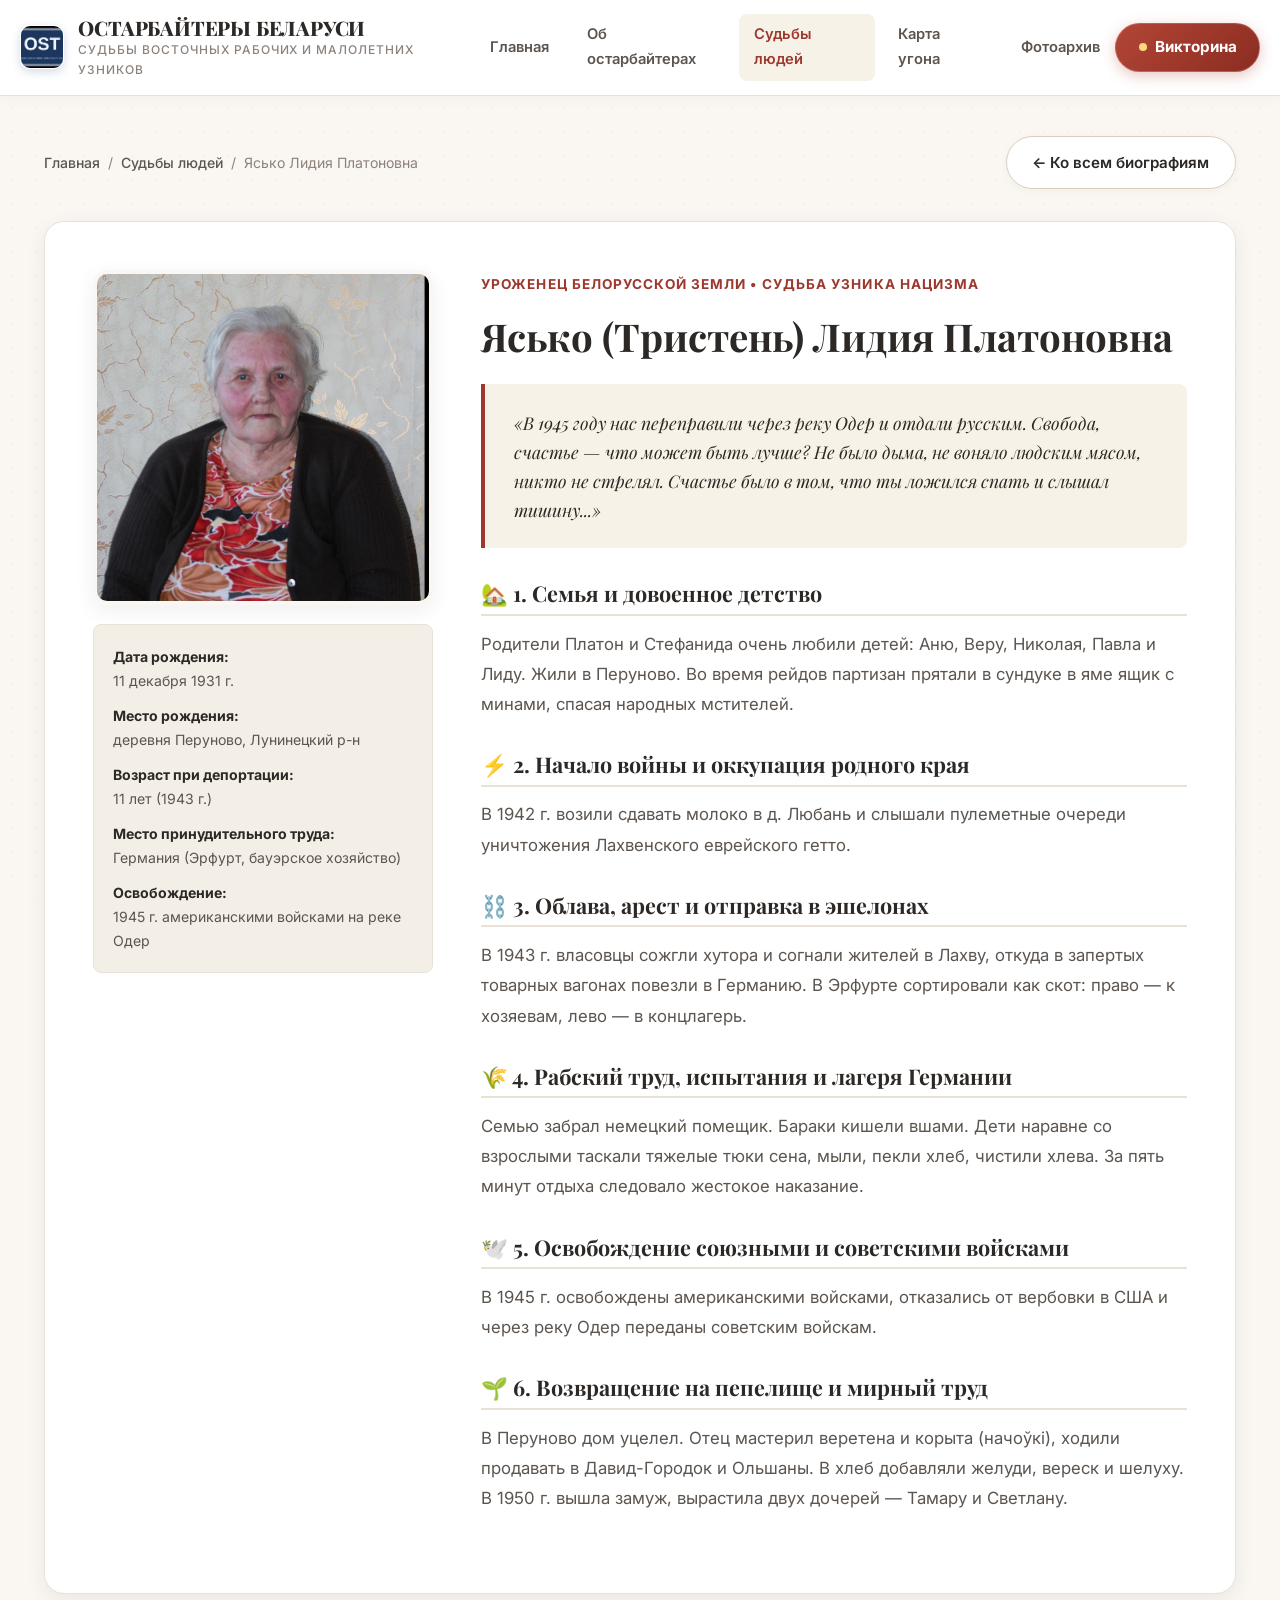
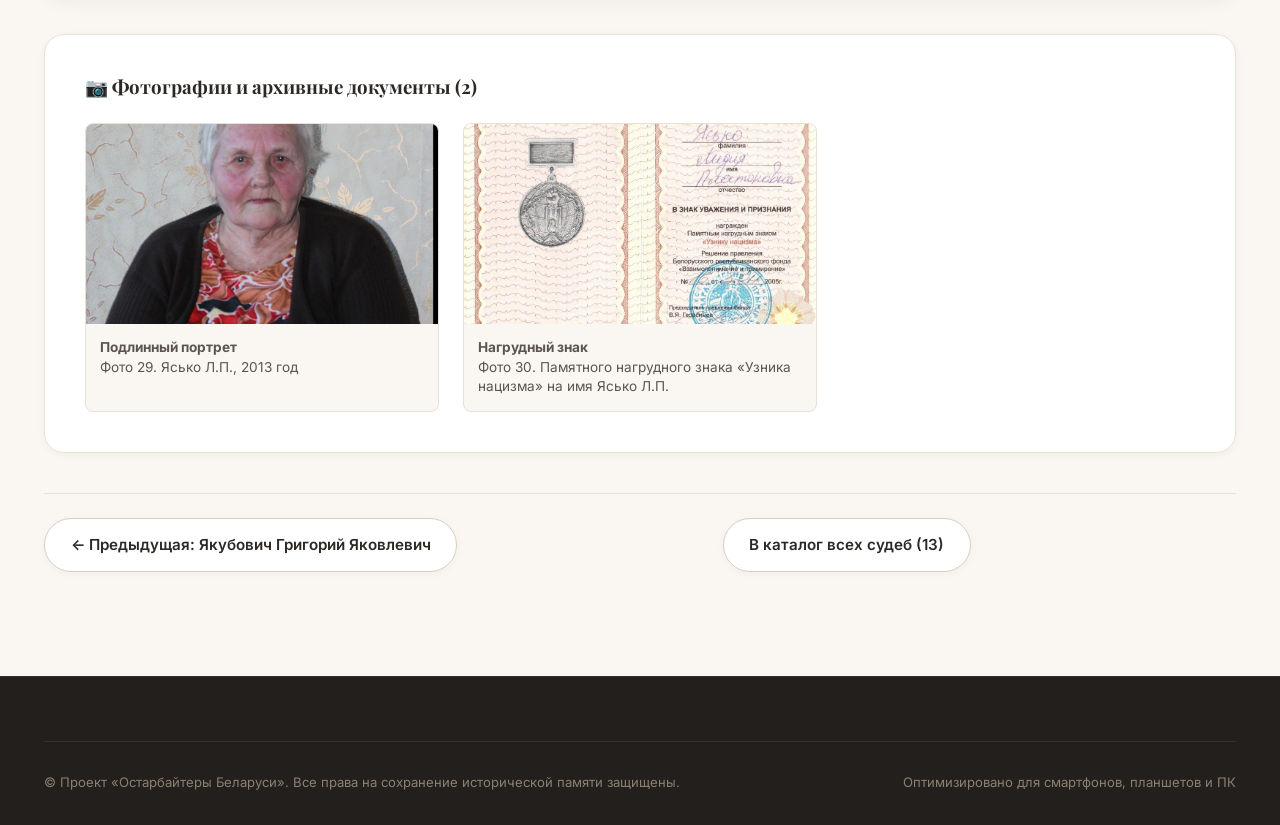
<file: pages/person_yasko.html>
<!DOCTYPE html>
<html lang="ru">
<head>
  <meta charset="UTF-8">
  <meta name="viewport" content="width=device-width, initial-scale=1.0">
  <title>Ясько (Тристень) Лидия Платоновна — Остарбайтеры Беларуси</title>
  <link rel="preconnect" href="https://fonts.googleapis.com">
  <link rel="preconnect" href="https://fonts.gstatic.com" crossorigin>
  <link href="https://fonts.googleapis.com/css2?family=Inter:wght@300;400;500;600;700&family=Playfair+Display:ital,wght@0,600;0,700;0,800;1,400;1,600&display=swap" rel="stylesheet">
  <link rel="stylesheet" href="../css/style.css">
</head>
<body>
  <!-- Header -->
  <header class="site-header">
    <div class="container header-inner">
      <a href="../index.html#home" class="brand-link">
        <img src="../images/ost_badge.png" alt="Знак OST" class="brand-emblem">
        <div class="brand-text">
          <h1>ОСТАРБАЙТЕРЫ БЕЛАРУСИ</h1>
          <p>Судьбы восточных рабочих и малолетних узников</p>
        </div>
      </a>
      <nav class="nav-menu">
        <a href="../index.html#home" class="nav-link">Главная</a>
        <a href="../index.html#history" class="nav-link">Об остарбайтерах</a>
        <a href="../index.html#people" class="nav-link active">Судьбы людей</a>
        <a href="../index.html#map" class="nav-link">Карта угона</a>
        <a href="../index.html#archive" class="nav-link">Фотоархив</a>
      </nav>
      <div class="nav-actions">
        <a href="quiz.html" class="btn btn-quiz-nav">
          <span class="pulse-dot"></span>
          <span>Викторина</span>
        </a>
      </div>
    </div>
  </header>

  <main style="padding: 2.5rem 0 5rem;">
    <div class="container">
      <div class="bio-nav-header">
        <nav class="breadcrumbs">
          <a href="../index.html#home" class="breadcrumb-link">Главная</a>
          <span>/</span>
          <a href="../index.html#people" class="breadcrumb-link">Судьбы людей</a>
          <span>/</span>
          <span>Ясько Лидия Платоновна</span>
        </nav>
        <a href="../index.html#people" class="btn btn-secondary">
          ← Ко всем биографиям
        </a>
      </div>

      <div class="bio-hero-card">
        <div class="bio-portrait-wrapper">
          <img src="../images/photo_29_yasko_2013.jpg" alt="Ясько (Тристень) Лидия Платоновна" class="bio-main-img">
          <div class="bio-quick-facts">
            <div class="fact-row">
              <span class="fact-label">Дата рождения:</span>
              <span class="fact-val">11 декабря 1931 г.</span>
            </div>
            <div class="fact-row">
              <span class="fact-label">Место рождения:</span>
              <span class="fact-val">деревня Перуново, Лунинецкий р-н</span>
            </div>
            <div class="fact-row">
              <span class="fact-label">Возраст при депортации:</span>
              <span class="fact-val">11 лет (1943 г.)</span>
            </div>
            <div class="fact-row">
              <span class="fact-label">Место принудительного труда:</span>
              <span class="fact-val">Германия (Эрфурт, бауэрское хозяйство)</span>
            </div>
            <div class="fact-row">
              <span class="fact-label">Освобождение:</span>
              <span class="fact-val">1945 г. американскими войсками на реке Одер</span>
            </div>
          </div>
        </div>

        <div class="bio-content">
          <span class="bio-chapter-tag">Уроженец белорусской земли • Судьба узника нацизма</span>
          <h2 class="bio-name">Ясько (Тристень) Лидия Платоновна</h2>
          
          <div class="bio-quote-box">
            «В 1945 году нас переправили через реку Одер и отдали русским. Свобода, счастье — что может быть лучше? Не было дыма, не воняло людским мясом, никто не стрелял. Счастье было в том, что ты ложился спать и слышал тишину...»
          </div>

          <section class="story-section">
            <h3>🏡 1. Семья и довоенное детство</h3>
            <p>Родители Платон и Стефанида очень любили детей: Аню, Веру, Николая, Павла и Лиду. Жили в Перуново. Во время рейдов партизан прятали в сундуке в яме ящик с минами, спасая народных мстителей.</p>
          </section>

          <section class="story-section">
            <h3>⚡ 2. Начало войны и оккупация родного края</h3>
            <p>В 1942 г. возили сдавать молоко в д. Любань и слышали пулеметные очереди уничтожения Лахвенского еврейского гетто.</p>
          </section>

          <section class="story-section">
            <h3>⛓️ 3. Облава, арест и отправка в эшелонах</h3>
            <p>В 1943 г. власовцы сожгли хутора и согнали жителей в Лахву, откуда в запертых товарных вагонах повезли в Германию. В Эрфурте сортировали как скот: право — к хозяевам, лево — в концлагерь.</p>
          </section>

          <section class="story-section">
            <h3>🌾 4. Рабский труд, испытания и лагеря Германии</h3>
            <p>Семью забрал немецкий помещик. Бараки кишели вшами. Дети наравне со взрослыми таскали тяжелые тюки сена, мыли, пекли хлеб, чистили хлева. За пять минут отдыха следовало жестокое наказание.</p>
          </section>

          <section class="story-section">
            <h3>🕊️ 5. Освобождение союзными и советскими войсками</h3>
            <p>В 1945 г. освобождены американскими войсками, отказались от вербовки в США и через реку Одер переданы советским войскам.</p>
          </section>

          <section class="story-section">
            <h3>🌱 6. Возвращение на пепелище и мирный труд</h3>
            <p>В Перуново дом уцелел. Отец мастерил веретена и корыта (начоўкі), ходили продавать в Давид-Городок и Ольшаны. В хлеб добавляли желуди, вереск и шелуху. В 1950 г. вышла замуж, вырастила двух дочерей — Тамару и Светлану.</p>
          </section>
        </div>
      </div>

      <!-- Gallery -->
      <div class="bio-gallery-section">
        <h3>📷 Фотографии и архивные документы (2)</h3>
        <div class="bio-gallery-grid">
          
        <div class="gallery-thumb-card">
          <img src="../images/photo_29_yasko_2013.jpg" alt="Фото 29. Ясько Л.П., 2013 год" class="gallery-thumb-img">
          <div class="gallery-thumb-caption">
            <strong>Подлинный портрет</strong><br>Фото 29. Ясько Л.П., 2013 год
          </div>
        </div>
        
        <div class="gallery-thumb-card">
          <img src="../images/photo_30_yasko_cert_2005.jpg" alt="Фото 30. Памятного нагрудного знака «Узника нацизма» на имя Ясько Л.П." class="gallery-thumb-img">
          <div class="gallery-thumb-caption">
            <strong>Нагрудный знак</strong><br>Фото 30. Памятного нагрудного знака «Узника нацизма» на имя Ясько Л.П.
          </div>
        </div>
        
        </div>
      </div>

      <!-- Pagination -->
      <div class="person-pagination">
        <a href="person_yakubovich.html" class="btn btn-secondary">← Предыдущая: Якубович Григорий Яковлевич</a>
        <a href="../index.html#people" class="btn btn-secondary">В каталог всех судеб (13)</a>
        <div></div>
      </div>
    </div>
  </main>

  <footer class="site-footer">
    <div class="container">
      <div class="footer-bottom">
        <div>© Проект «Остарбайтеры Беларуси». Все права на сохранение исторической памяти защищены.</div>
        <div>Оптимизировано для смартфонов, планшетов и ПК</div>
      </div>
    </div>
  </footer>
</body>
</html>
</file>
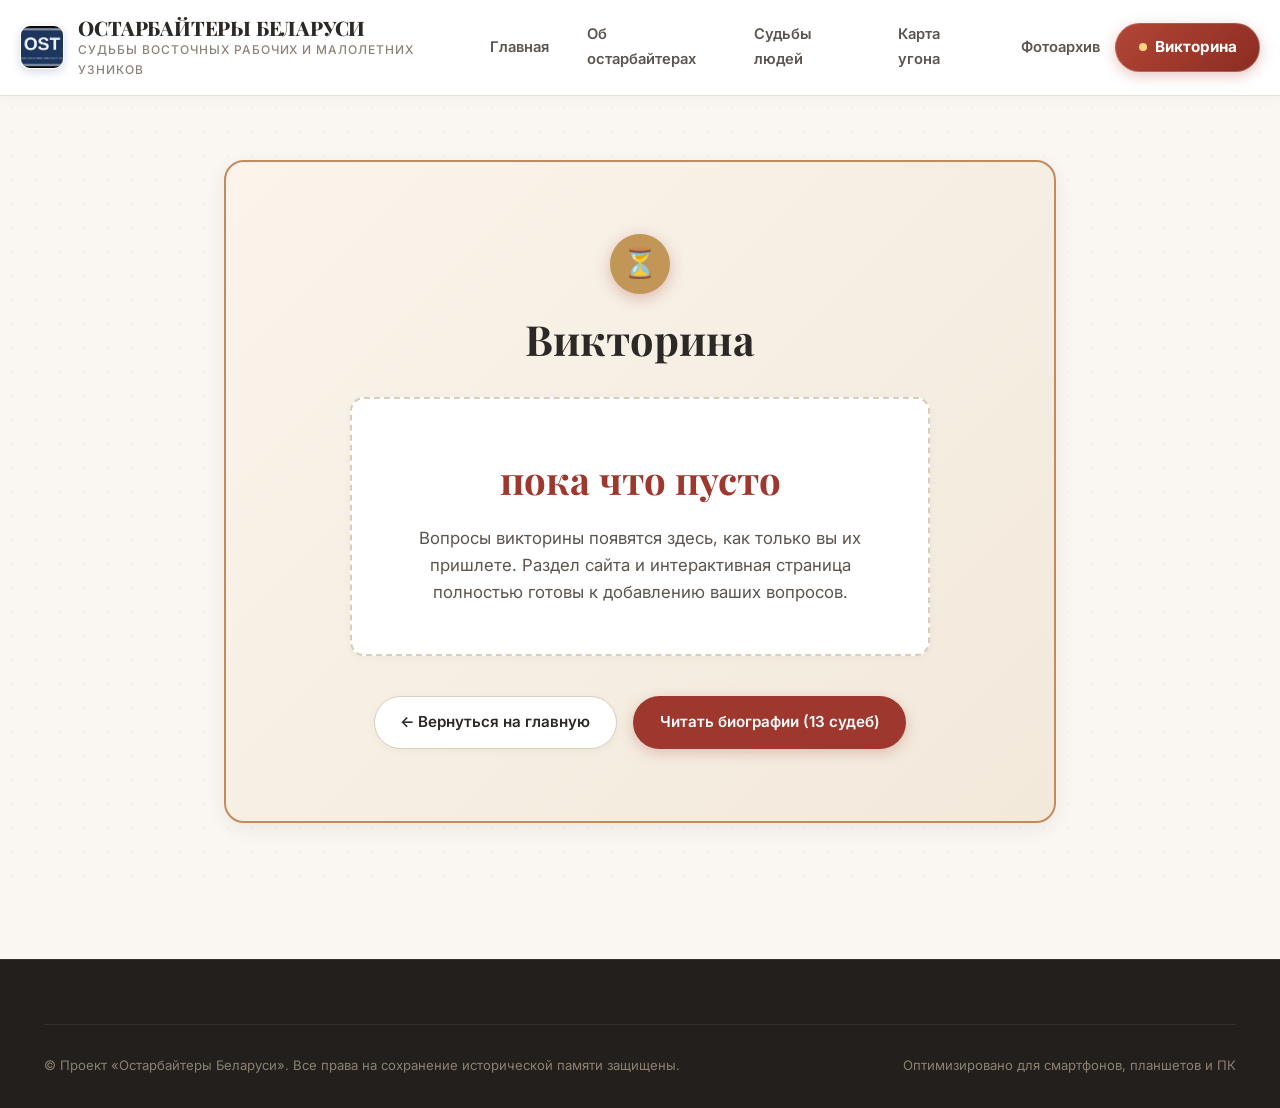
<file: pages/quiz.html>
<!DOCTYPE html>
<html lang="ru">
<head>
  <meta charset="UTF-8">
  <meta name="viewport" content="width=device-width, initial-scale=1.0">
  <title>Викторина — Остарбайтеры Беларуси</title>
  <link rel="preconnect" href="https://fonts.googleapis.com">
  <link rel="preconnect" href="https://fonts.gstatic.com" crossorigin>
  <link href="https://fonts.googleapis.com/css2?family=Inter:wght@300;400;500;600;700&family=Playfair+Display:ital,wght@0,600;0,700;0,800;1,400;1,600&display=swap" rel="stylesheet">
  <link rel="stylesheet" href="../css/style.css">
</head>
<body>
  <header class="site-header">
    <div class="container header-inner">
      <a href="../index.html#home" class="brand-link">
        <img src="../images/ost_badge.png" alt="Знак OST" class="brand-emblem">
        <div class="brand-text">
          <h1>ОСТАРБАЙТЕРЫ БЕЛАРУСИ</h1>
          <p>Судьбы восточных рабочих и малолетних узников</p>
        </div>
      </a>
      <nav class="nav-menu">
        <a href="../index.html#home" class="nav-link">Главная</a>
        <a href="../index.html#history" class="nav-link">Об остарбайтерах</a>
        <a href="../index.html#people" class="nav-link">Судьбы людей</a>
        <a href="../index.html#map" class="nav-link">Карта угона</a>
        <a href="../index.html#archive" class="nav-link">Фотоархив</a>
      </nav>
      <div class="nav-actions">
        <a href="quiz.html" class="btn btn-quiz-nav">
          <span class="pulse-dot"></span>
          <span>Викторина</span>
        </a>
      </div>
    </div>
  </header>

  <main style="padding: 4rem 0 6rem;">
    <div class="container quiz-container">
      <div class="quiz-hero-card" style="padding: 4.5rem 2rem; text-align: center;">
        <div class="quiz-badge-big" style="background-color: var(--accent-gold);">⏳</div>
        <h2 style="font-size: 2.6rem; margin-bottom: 1.2rem;">Викторина</h2>
        
        <div style="background: var(--bg-card); border: 2px dashed var(--border-medium); border-radius: var(--radius-md); padding: 3rem 2rem; margin: 2rem auto; max-width: 580px; box-shadow: var(--shadow-sm);">
          <div style="font-size: 2.4rem; font-weight: 700; color: var(--accent-red); font-family: var(--font-serif); margin-bottom: 0.8rem;">
            пока что пусто
          </div>
          <p style="color: var(--text-secondary); font-size: 1.05rem; line-height: 1.6; margin-bottom: 0;">
            Вопросы викторины появятся здесь, как только вы их пришлете. Раздел сайта и интерактивная страница полностью готовы к добавлению ваших вопросов.
          </p>
        </div>

        <div style="margin-top: 2.5rem; display: flex; justify-content: center; gap: 1rem; flex-wrap: wrap;">
          <a href="../index.html#home" class="btn btn-secondary">← Вернуться на главную</a>
          <a href="../index.html#people" class="btn btn-primary">Читать биографии (13 судеб)</a>
        </div>
      </div>
    </div>
  </main>

  <footer class="site-footer">
    <div class="container">
      <div class="footer-bottom">
        <div>© Проект «Остарбайтеры Беларуси». Все права на сохранение исторической памяти защищены.</div>
        <div>Оптимизировано для смартфонов, планшетов и ПК</div>
      </div>
    </div>
  </footer>
</body>
</html>
</file>
<file: css/style.css>
/* ==========================================================================
   ОСТАРБАЙТЕРЫ БЕЛАРУСИ — СТИЛИ САЙТА
   Теплая, мягкая и уважительная эстетика памяти
   ========================================================================== */

:root {
  --bg-primary: #FAF7F2;
  --bg-secondary: #F3EFE6;
  --bg-card: #FFFFFF;
  --bg-card-hover: #FCFAF6;
  --bg-card-accent: #F7F2E7;
  
  --text-primary: #2C2825;
  --text-secondary: #5C554F;
  --text-muted: #8C827A;
  --text-accent: #96382D;
  
  --border-light: #E8E1D5;
  --border-medium: #D9CEBE;
  --border-accent: #C28B5E;
  
  --accent-red: #9E382E;
  --accent-red-hover: #7E2B23;
  --accent-gold: #C29657;
  --accent-gold-soft: #EFE4D0;
  --accent-blue: #2B4C7E;
  --accent-blue-soft: #E6EDF7;
  --accent-green: #3D6A4E;
  --accent-green-soft: #E5EFE8;

  --shadow-sm: 0 2px 8px rgba(44, 40, 37, 0.04);
  --shadow-md: 0 6px 20px rgba(44, 40, 37, 0.07);
  --shadow-lg: 0 12px 35px rgba(44, 40, 37, 0.11);
  --shadow-warm: 0 8px 30px rgba(158, 56, 46, 0.08);

  --font-serif: 'Playfair Display', 'Merriweather', 'Georgia', serif;
  --font-sans: 'Inter', -apple-system, BlinkMacSystemFont, 'Segoe UI', Roboto, Helvetica, Arial, sans-serif;

  --radius-sm: 8px;
  --radius-md: 14px;
  --radius-lg: 20px;
  --radius-full: 9999px;

  --transition-fast: 0.2s ease;
  --transition-normal: 0.35s cubic-bezier(0.4, 0, 0.2, 1);
  --transition-slow: 0.5s cubic-bezier(0.4, 0, 0.2, 1);
}

*, *::before, *::after {
  box-sizing: border-box;
  margin: 0;
  padding: 0;
}

html {
  scroll-behavior: smooth;
  font-size: 16px;
  -webkit-text-size-adjust: 100%;
}

body {
  background-color: var(--bg-primary);
  color: var(--text-primary);
  font-family: var(--font-sans);
  line-height: 1.7;
  overflow-x: hidden;
  min-height: 100vh;
  display: flex;
  flex-direction: column;
}

/* Subtle paper texture overlay */
body::before {
  content: "";
  position: fixed;
  top: 0;
  left: 0;
  right: 0;
  bottom: 0;
  background-image: radial-gradient(#d3c9b8 0.75px, transparent 0.75px);
  background-size: 24px 24px;
  opacity: 0.15;
  pointer-events: none;
  z-index: 0;
}

/* Typography */
h1, h2, h3, h4, h5, h6 {
  font-family: var(--font-serif);
  color: var(--text-primary);
  line-height: 1.25;
  font-weight: 700;
}

p {
  margin-bottom: 1.15rem;
}

p:last-child {
  margin-bottom: 0;
}

a {
  color: var(--accent-red);
  text-decoration: none;
  transition: color var(--transition-fast);
}

a:hover {
  color: var(--accent-red-hover);
}

img {
  max-width: 100%;
  height: auto;
  display: block;
}

.container {
  width: 100%;
  max-width: 1240px;
  margin: 0 auto;
  padding: 0 1.5rem;
  position: relative;
  z-index: 1;
}

/* Buttons */
.btn {
  display: inline-flex;
  align-items: center;
  justify-content: center;
  gap: 0.6rem;
  padding: 0.8rem 1.6rem;
  font-family: var(--font-sans);
  font-size: 0.95rem;
  font-weight: 600;
  border-radius: var(--radius-full);
  cursor: pointer;
  transition: all var(--transition-fast);
  border: 1px solid transparent;
  text-decoration: none;
  white-space: nowrap;
  user-select: none;
}

.btn-primary {
  background-color: var(--accent-red);
  color: #FFFFFF;
  box-shadow: 0 4px 14px rgba(158, 56, 46, 0.25);
}

.btn-primary:hover {
  background-color: var(--accent-red-hover);
  color: #FFFFFF;
  transform: translateY(-2px);
  box-shadow: 0 6px 20px rgba(158, 56, 46, 0.35);
}

.btn-secondary {
  background-color: var(--bg-card);
  color: var(--text-primary);
  border-color: var(--border-medium);
  box-shadow: var(--shadow-sm);
}

.btn-secondary:hover {
  background-color: var(--bg-card-accent);
  border-color: var(--border-accent);
  color: var(--accent-red);
  transform: translateY(-2px);
}

.btn-quiz-nav {
  background: linear-gradient(135deg, #B24637, #8B2C21);
  color: #FFFFFF !important;
  font-weight: 700;
  padding: 0.65rem 1.4rem;
  border-radius: var(--radius-full);
  box-shadow: 0 4px 14px rgba(178, 70, 55, 0.3);
  display: inline-flex;
  align-items: center;
  gap: 0.5rem;
  border: 1px solid rgba(255, 255, 255, 0.2);
}

.btn-quiz-nav:hover {
  transform: translateY(-2px) scale(1.03);
  box-shadow: 0 6px 20px rgba(178, 70, 55, 0.45);
  background: linear-gradient(135deg, #C25040, #9B3125);
}

.btn-quiz-nav .pulse-dot {
  width: 8px;
  height: 8px;
  background-color: #FFD580;
  border-radius: 50%;
  display: inline-block;
  animation: pulse 1.8s infinite;
}

@keyframes pulse {
  0% { transform: scale(0.9); opacity: 0.7; }
  50% { transform: scale(1.3); opacity: 1; box-shadow: 0 0 8px #FFD580; }
  100% { transform: scale(0.9); opacity: 0.7; }
}

/* ==========================================================================
   HEADER & NAVBAR
   ========================================================================== */

.top-bar {
  background-color: #262220;
  color: #D3C9BD;
  font-size: 0.82rem;
  padding: 0.45rem 0;
  border-bottom: 1px solid #3A3532;
  text-align: center;
  position: relative;
  z-index: 100;
}

.top-bar-inner {
  display: flex;
  justify-content: space-between;
  align-items: center;
}

.memorial-quote-strip {
  font-style: italic;
  font-family: var(--font-serif);
}

.memorial-date-tag {
  color: var(--accent-gold);
  font-weight: 600;
}

.site-header {
  background: rgba(255, 255, 255, 0.94);
  backdrop-filter: blur(12px);
  -webkit-backdrop-filter: blur(12px);
  border-bottom: 1px solid var(--border-light);
  position: sticky;
  top: 0;
  z-index: 99;
  box-shadow: 0 2px 15px rgba(44, 40, 37, 0.03);
  transition: all var(--transition-fast);
}

.header-inner {
  display: flex;
  align-items: center;
  justify-content: space-between;
  padding: 0.85rem 0;
}

.brand-link {
  display: flex;
  align-items: center;
  gap: 0.9rem;
  text-decoration: none;
  color: var(--text-primary);
}

.brand-emblem {
  width: 44px;
  height: 44px;
  border-radius: 10px;
  box-shadow: 0 3px 10px rgba(43, 76, 126, 0.2);
  object-fit: cover;
  border: 1px solid rgba(255, 255, 255, 0.8);
}

.brand-text h1 {
  font-size: 1.25rem;
  font-weight: 800;
  letter-spacing: -0.01em;
  color: var(--text-primary);
}

.brand-text p {
  font-size: 0.75rem;
  color: var(--text-muted);
  text-transform: uppercase;
  letter-spacing: 0.08em;
  font-weight: 500;
}

.nav-menu {
  display: flex;
  align-items: center;
  gap: 0.5rem;
  list-style: none;
}

.nav-link {
  padding: 0.55rem 0.95rem;
  font-size: 0.92rem;
  font-weight: 600;
  color: var(--text-secondary);
  border-radius: var(--radius-sm);
  transition: all var(--transition-fast);
  cursor: pointer;
  border: none;
  background: transparent;
  display: inline-flex;
  align-items: center;
}

.nav-link:hover {
  color: var(--accent-red);
  background-color: var(--bg-secondary);
}

.nav-link.active {
  color: var(--accent-red);
  background-color: var(--bg-card-accent);
}

.nav-actions {
  display: flex;
  align-items: center;
  gap: 0.8rem;
}

.mobile-menu-btn {
  display: none;
  background: transparent;
  border: 1px solid var(--border-medium);
  padding: 0.5rem 0.75rem;
  border-radius: var(--radius-sm);
  cursor: pointer;
  font-size: 1.3rem;
  color: var(--text-primary);
}

/* Mobile Drawer */
.mobile-drawer {
  position: fixed;
  top: 0;
  right: -320px;
  width: 300px;
  height: 100vh;
  background-color: var(--bg-card);
  box-shadow: -5px 0 30px rgba(0, 0, 0, 0.15);
  z-index: 1000;
  padding: 2rem 1.5rem;
  display: flex;
  flex-direction: column;
  gap: 1.2rem;
  transition: right var(--transition-normal);
}

.mobile-drawer.open {
  right: 0;
}

.mobile-drawer-header {
  display: flex;
  justify-content: space-between;
  align-items: center;
  border-bottom: 1px solid var(--border-light);
  padding-bottom: 1rem;
}

.close-drawer-btn {
  background: transparent;
  border: none;
  font-size: 1.5rem;
  color: var(--text-secondary);
  cursor: pointer;
}

.mobile-nav-links {
  display: flex;
  flex-direction: column;
  gap: 0.5rem;
}

.mobile-nav-link {
  padding: 0.8rem 1rem;
  font-size: 1.05rem;
  font-weight: 600;
  color: var(--text-primary);
  border-radius: var(--radius-sm);
  border: none;
  background: transparent;
  text-align: left;
  cursor: pointer;
  transition: background-color var(--transition-fast);
}

.mobile-nav-link.active,
.mobile-nav-link:hover {
  background-color: var(--bg-secondary);
  color: var(--accent-red);
}

.drawer-overlay {
  position: fixed;
  top: 0;
  left: 0;
  width: 100vw;
  height: 100vh;
  background: rgba(0, 0, 0, 0.4);
  backdrop-filter: blur(4px);
  z-index: 999;
  display: none;
  opacity: 0;
  transition: opacity var(--transition-fast);
}

.drawer-overlay.active {
  display: block;
  opacity: 1;
}

/* ==========================================================================
   VIEW CONTAINER & ANIMATED PAGE TRANSITIONS
   ========================================================================== */

main#app-root {
  flex: 1;
  position: relative;
  z-index: 2;
}

.view-section {
  display: none;
  opacity: 0;
  transform: translateY(12px);
  transition: opacity 0.35s ease, transform 0.35s cubic-bezier(0.16, 1, 0.3, 1);
  padding: 2.5rem 0 5rem;
}

.view-section.active-view {
  display: block;
  opacity: 1;
  transform: translateY(0);
}

/* Page entrance animations */
@keyframes fadeInUp {
  from {
    opacity: 0;
    transform: translateY(16px);
  }
  to {
    opacity: 1;
    transform: translateY(0);
  }
}

.fade-in {
  animation: fadeInUp 0.45s ease forwards;
}

/* ==========================================================================
   HERO SECTION (HOME)
   ========================================================================== */

.hero-wrapper {
  background: linear-gradient(135deg, #302A26 0%, #211D1B 100%);
  color: #FFFFFF;
  border-radius: var(--radius-lg);
  padding: 4.5rem 3.5rem;
  position: relative;
  overflow: hidden;
  box-shadow: var(--shadow-lg);
  margin-bottom: 3.5rem;
}

.hero-wrapper::after {
  content: "";
  position: absolute;
  top: -50%;
  right: -20%;
  width: 600px;
  height: 600px;
  background: radial-gradient(circle, rgba(194, 150, 87, 0.18) 0%, transparent 70%);
  pointer-events: none;
}

.hero-grid {
  display: grid;
  grid-template-columns: 1.25fr 0.9fr;
  gap: 3rem;
  align-items: center;
  position: relative;
  z-index: 2;
}

.hero-badge {
  display: inline-flex;
  align-items: center;
  gap: 0.5rem;
  background: rgba(255, 255, 255, 0.1);
  border: 1px solid rgba(255, 255, 255, 0.18);
  padding: 0.4rem 1rem;
  border-radius: var(--radius-full);
  font-size: 0.85rem;
  font-weight: 600;
  color: var(--accent-gold);
  margin-bottom: 1.5rem;
}

.hero-title {
  font-size: clamp(2.2rem, 4vw, 3.2rem);
  font-weight: 800;
  line-height: 1.15;
  color: #FFFFFF;
  margin-bottom: 1.2rem;
}

.hero-title span {
  color: #E2B276;
}

.hero-description {
  font-size: 1.12rem;
  color: #D3CAC0;
  line-height: 1.7;
  margin-bottom: 2rem;
}

.hero-actions {
  display: flex;
  flex-wrap: wrap;
  gap: 1rem;
  align-items: center;
}

.hero-card-preview {
  background: rgba(255, 255, 255, 0.05);
  border: 1px solid rgba(255, 255, 255, 0.12);
  border-radius: var(--radius-md);
  padding: 2rem;
  backdrop-filter: blur(10px);
  text-align: center;
  box-shadow: 0 10px 30px rgba(0, 0, 0, 0.25);
}

.hero-badge-img {
  width: 220px;
  margin: 0 auto 1.5rem;
  border-radius: var(--radius-sm);
  box-shadow: 0 6px 20px rgba(0, 0, 0, 0.4);
  transition: transform var(--transition-normal);
}

.hero-badge-img:hover {
  transform: scale(1.04);
}

.hero-card-preview h4 {
  color: #FFFFFF;
  font-size: 1.2rem;
  margin-bottom: 0.6rem;
}

.hero-card-preview p {
  color: #C0B5A7;
  font-size: 0.88rem;
  margin-bottom: 1.2rem;
}

/* Stats counter grid */
.stats-banner {
  display: grid;
  grid-template-columns: repeat(4, 1fr);
  gap: 1.5rem;
  margin-bottom: 4rem;
}

.stat-item {
  background-color: var(--bg-card);
  border: 1px solid var(--border-light);
  border-radius: var(--radius-md);
  padding: 1.8rem 1.4rem;
  text-align: center;
  box-shadow: var(--shadow-sm);
  transition: transform var(--transition-fast), box-shadow var(--transition-fast);
}

.stat-item:hover {
  transform: translateY(-4px);
  box-shadow: var(--shadow-md);
}

.stat-number {
  font-family: var(--font-serif);
  font-size: 2.3rem;
  font-weight: 800;
  color: var(--accent-red);
  line-height: 1;
  margin-bottom: 0.5rem;
}

.stat-label {
  font-size: 0.9rem;
  font-weight: 600;
  color: var(--text-secondary);
}

.stat-sub {
  font-size: 0.78rem;
  color: var(--text-muted);
  margin-top: 0.3rem;
}

/* Section Headers */
.section-header {
  text-align: center;
  max-width: 780px;
  margin: 0 auto 3rem;
}

.section-tag {
  display: inline-block;
  color: var(--accent-red);
  font-size: 0.85rem;
  font-weight: 700;
  text-transform: uppercase;
  letter-spacing: 0.1em;
  margin-bottom: 0.6rem;
}

.section-title {
  font-size: clamp(1.8rem, 3vw, 2.5rem);
  color: var(--text-primary);
  margin-bottom: 1rem;
}

.section-lead {
  font-size: 1.05rem;
  color: var(--text-secondary);
}

/* ==========================================================================
   CARDS & PEOPLE DIRECTORY
   ========================================================================== */

.people-filter-bar {
  display: flex;
  flex-wrap: wrap;
  justify-content: space-between;
  align-items: center;
  gap: 1rem;
  background-color: var(--bg-card);
  border: 1px solid var(--border-light);
  border-radius: var(--radius-md);
  padding: 1rem 1.4rem;
  margin-bottom: 2.5rem;
  box-shadow: var(--shadow-sm);
}

.filter-pills {
  display: flex;
  flex-wrap: wrap;
  gap: 0.5rem;
}

.filter-btn {
  background-color: var(--bg-secondary);
  color: var(--text-secondary);
  border: 1px solid transparent;
  padding: 0.45rem 1rem;
  border-radius: var(--radius-full);
  font-size: 0.88rem;
  font-weight: 600;
  cursor: pointer;
  transition: all var(--transition-fast);
}

.filter-btn:hover {
  background-color: var(--border-medium);
  color: var(--text-primary);
}

.filter-btn.active {
  background-color: var(--accent-red);
  color: #FFFFFF;
}

.search-input-wrap {
  position: relative;
  min-width: 260px;
}

.search-input {
  width: 100%;
  padding: 0.55rem 1rem 0.55rem 2.4rem;
  border-radius: var(--radius-full);
  border: 1px solid var(--border-medium);
  background-color: var(--bg-primary);
  font-size: 0.9rem;
  color: var(--text-primary);
  outline: none;
  transition: border-color var(--transition-fast);
}

.search-input:focus {
  border-color: var(--accent-red);
  background-color: #FFFFFF;
}

.search-icon {
  position: absolute;
  left: 0.9rem;
  top: 50%;
  transform: translateY(-50%);
  color: var(--text-muted);
  font-size: 0.9rem;
}

.people-grid {
  display: grid;
  grid-template-columns: repeat(auto-fill, minmax(350px, 1fr));
  gap: 2rem;
}

.person-card {
  background-color: var(--bg-card);
  border: 1px solid var(--border-light);
  border-radius: var(--radius-md);
  overflow: hidden;
  box-shadow: var(--shadow-sm);
  display: flex;
  flex-direction: column;
  transition: transform var(--transition-normal), box-shadow var(--transition-normal);
  position: relative;
}

.person-card:hover {
  transform: translateY(-6px);
  box-shadow: var(--shadow-lg);
  border-color: var(--border-medium);
}

.person-card-img-wrap {
  position: relative;
  height: 270px;
  overflow: hidden;
  background-color: var(--bg-secondary);
}

.person-card-img {
  width: 100%;
  height: 100%;
  object-fit: cover;
  transition: transform 0.5s ease;
}

.person-card:hover .person-card-img {
  transform: scale(1.04);
}

.person-badge {
  position: absolute;
  top: 1rem;
  right: 1rem;
  background: rgba(44, 40, 37, 0.85);
  color: #FFFFFF;
  font-size: 0.75rem;
  font-weight: 700;
  padding: 0.3rem 0.8rem;
  border-radius: var(--radius-full);
  backdrop-filter: blur(4px);
  border: 1px solid rgba(255, 255, 255, 0.2);
}

.person-card-body {
  padding: 1.6rem;
  display: flex;
  flex-direction: column;
  flex: 1;
}

.person-card-title {
  font-size: 1.35rem;
  margin-bottom: 0.5rem;
  color: var(--text-primary);
}

.person-meta {
  display: flex;
  flex-direction: column;
  gap: 0.3rem;
  margin-bottom: 1rem;
  font-size: 0.85rem;
  color: var(--text-secondary);
}

.person-meta-item {
  display: flex;
  align-items: center;
  gap: 0.4rem;
}

.person-quote {
  font-family: var(--font-serif);
  font-style: italic;
  font-size: 0.92rem;
  color: var(--text-secondary);
  border-left: 2px solid var(--accent-gold);
  padding-left: 0.8rem;
  margin: 0.8rem 0 1.4rem;
  line-height: 1.5;
  flex: 1;
}

.person-card-footer {
  border-top: 1px solid var(--border-light);
  padding-top: 1rem;
  display: flex;
  justify-content: space-between;
  align-items: center;
}

.photos-count-tag {
  font-size: 0.82rem;
  color: var(--text-muted);
  font-weight: 600;
}

/* ==========================================================================
   INDIVIDUAL BIOGRAPHY PAGE (VIEW-PERSON)
   ========================================================================== */

.bio-nav-header {
  margin-bottom: 2rem;
  display: flex;
  justify-content: space-between;
  align-items: center;
  flex-wrap: wrap;
  gap: 1rem;
}

.breadcrumbs {
  display: flex;
  align-items: center;
  gap: 0.5rem;
  font-size: 0.88rem;
  color: var(--text-muted);
}

.breadcrumb-link {
  color: var(--text-secondary);
  cursor: pointer;
  border: none;
  background: transparent;
  font-weight: 500;
}

.breadcrumb-link:hover {
  color: var(--accent-red);
}

.bio-hero-card {
  background-color: var(--bg-card);
  border: 1px solid var(--border-light);
  border-radius: var(--radius-lg);
  padding: 3rem;
  box-shadow: var(--shadow-md);
  margin-bottom: 2.5rem;
  display: grid;
  grid-template-columns: 340px 1fr;
  gap: 3rem;
  align-items: start;
}

.bio-portrait-wrapper {
  position: sticky;
  top: 100px;
}

.bio-main-img {
  width: 100%;
  border-radius: var(--radius-md);
  box-shadow: var(--shadow-md);
  border: 4px solid var(--bg-primary);
  margin-bottom: 1.2rem;
}

.bio-quick-facts {
  background-color: var(--bg-secondary);
  border-radius: var(--radius-sm);
  padding: 1.2rem;
  border: 1px solid var(--border-light);
}

.fact-row {
  margin-bottom: 0.7rem;
  font-size: 0.88rem;
}

.fact-row:last-child {
  margin-bottom: 0;
}

.fact-label {
  font-weight: 700;
  color: var(--text-primary);
  display: block;
}

.fact-val {
  color: var(--text-secondary);
}

.bio-content h2.bio-name {
  font-size: 2.4rem;
  margin-bottom: 0.8rem;
  color: var(--text-primary);
}

.bio-chapter-tag {
  display: inline-block;
  font-size: 0.85rem;
  font-weight: 700;
  color: var(--accent-red);
  text-transform: uppercase;
  letter-spacing: 0.08em;
  margin-bottom: 1rem;
}

.bio-quote-box {
  background: var(--bg-card-accent);
  border-left: 4px solid var(--accent-red);
  border-radius: 0 var(--radius-sm) var(--radius-sm) 0;
  padding: 1.5rem 1.8rem;
  margin: 1.5rem 0 2rem;
  font-family: var(--font-serif);
  font-size: 1.1rem;
  color: var(--text-primary);
  line-height: 1.65;
  font-style: italic;
  position: relative;
}

.story-section {
  margin-bottom: 2rem;
}

.story-section h3 {
  font-size: 1.35rem;
  margin-bottom: 0.8rem;
  color: var(--text-primary);
  border-bottom: 2px solid var(--border-light);
  padding-bottom: 0.4rem;
  display: flex;
  align-items: center;
  gap: 0.5rem;
}

.story-section p {
  color: var(--text-secondary);
  font-size: 1.05rem;
  line-height: 1.8;
  margin-bottom: 1rem;
}

/* Bio photo gallery */
.bio-gallery-section {
  background-color: var(--bg-card);
  border: 1px solid var(--border-light);
  border-radius: var(--radius-lg);
  padding: 2.5rem;
  margin-bottom: 2.5rem;
  box-shadow: var(--shadow-sm);
}

.bio-gallery-grid {
  display: grid;
  grid-template-columns: repeat(auto-fill, minmax(280px, 1fr));
  gap: 1.5rem;
  margin-top: 1.5rem;
}

.gallery-thumb-card {
  background-color: var(--bg-primary);
  border: 1px solid var(--border-light);
  border-radius: var(--radius-sm);
  overflow: hidden;
  cursor: pointer;
  transition: transform var(--transition-fast), box-shadow var(--transition-fast);
}

.gallery-thumb-card:hover {
  transform: translateY(-4px);
  box-shadow: var(--shadow-md);
  border-color: var(--border-accent);
}

.gallery-thumb-img {
  width: 100%;
  height: 200px;
  object-fit: cover;
}

.gallery-thumb-caption {
  padding: 0.9rem;
  font-size: 0.85rem;
  color: var(--text-secondary);
  line-height: 1.45;
}

/* Person pagination footer */
.person-pagination {
  display: flex;
  justify-content: space-between;
  align-items: center;
  gap: 1rem;
  padding: 1.5rem 0;
  border-top: 1px solid var(--border-light);
}

/* ==========================================================================
   HISTORY PAGE (VIEW-HISTORY)
   ========================================================================== */

.history-article {
  background-color: var(--bg-card);
  border: 1px solid var(--border-light);
  border-radius: var(--radius-lg);
  padding: 3.5rem;
  box-shadow: var(--shadow-md);
  margin-bottom: 3rem;
}

.history-lead-card {
  background: var(--bg-card-accent);
  border-radius: var(--radius-md);
  padding: 2rem;
  border-left: 4px solid var(--accent-gold);
  margin-bottom: 2.5rem;
  font-size: 1.15rem;
  line-height: 1.75;
  color: var(--text-primary);
}

.history-grid-two {
  display: grid;
  grid-template-columns: 1.1fr 0.9fr;
  gap: 2.5rem;
  align-items: center;
  margin: 2.5rem 0;
}

.history-doc-box {
  background-color: var(--bg-secondary);
  border: 1px solid var(--border-medium);
  border-radius: var(--radius-md);
  padding: 1.8rem;
}

.history-doc-box h4 {
  color: var(--accent-red);
  margin-bottom: 0.8rem;
}

/* ==========================================================================
   QUIZ PAGE (VIEW-QUIZ)
   ========================================================================== */

.quiz-container {
  max-width: 880px;
  margin: 0 auto;
}

.quiz-hero-card {
  background: linear-gradient(135deg, #FAF4EB, #F2E9DB);
  border: 2px solid var(--border-accent);
  border-radius: var(--radius-lg);
  padding: 3rem;
  text-align: center;
  box-shadow: var(--shadow-md);
  margin-bottom: 2.5rem;
  position: relative;
  overflow: hidden;
}

.quiz-badge-big {
  width: 60px;
  height: 60px;
  background-color: var(--accent-red);
  color: #FFFFFF;
  border-radius: 50%;
  display: flex;
  align-items: center;
  justify-content: center;
  font-size: 1.8rem;
  margin: 0 auto 1.2rem;
  box-shadow: 0 4px 15px rgba(158, 56, 46, 0.3);
}

.quiz-hero-card h2 {
  font-size: 2.2rem;
  margin-bottom: 0.8rem;
}

.quiz-hero-card p {
  font-size: 1.1rem;
  color: var(--text-secondary);
  max-width: 620px;
  margin: 0 auto 1.8rem;
}

.quiz-status-notice {
  background-color: #FFFFFF;
  border: 1px dashed var(--accent-gold);
  border-radius: var(--radius-md);
  padding: 1.2rem 1.8rem;
  display: inline-block;
  font-size: 0.95rem;
  color: var(--text-primary);
  box-shadow: var(--shadow-sm);
  margin-bottom: 1.5rem;
}

.quiz-card {
  background-color: var(--bg-card);
  border: 1px solid var(--border-light);
  border-radius: var(--radius-lg);
  padding: 2.5rem;
  box-shadow: var(--shadow-md);
  margin-bottom: 2rem;
}

.quiz-progress-bar-wrap {
  width: 100%;
  height: 8px;
  background-color: var(--bg-secondary);
  border-radius: var(--radius-full);
  margin-bottom: 1.8rem;
  overflow: hidden;
}

.quiz-progress-fill {
  height: 100%;
  background: linear-gradient(90deg, var(--accent-gold), var(--accent-red));
  width: 20%;
  border-radius: var(--radius-full);
  transition: width 0.4s ease;
}

.quiz-question-title {
  font-size: 1.4rem;
  margin-bottom: 1.5rem;
}

.quiz-options {
  display: flex;
  flex-direction: column;
  gap: 0.9rem;
  margin-bottom: 2rem;
}

.quiz-option-btn {
  background-color: var(--bg-secondary);
  border: 1px solid var(--border-medium);
  border-radius: var(--radius-md);
  padding: 1rem 1.4rem;
  text-align: left;
  font-size: 1rem;
  color: var(--text-primary);
  cursor: pointer;
  transition: all var(--transition-fast);
  display: flex;
  align-items: center;
  justify-content: space-between;
}

.quiz-option-btn:hover {
  background-color: var(--bg-card-accent);
  border-color: var(--border-accent);
  transform: translateX(4px);
}

.quiz-option-btn.selected-correct {
  background-color: #E2F0D9;
  border-color: #38761D;
  color: #274E13;
  font-weight: 600;
}

.quiz-option-btn.selected-wrong {
  background-color: #FCE5CD;
  border-color: #CC0000;
  color: #990000;
  font-weight: 600;
}

.quiz-feedback-box {
  padding: 1.2rem;
  border-radius: var(--radius-md);
  font-size: 0.95rem;
  margin-bottom: 1.5rem;
  display: none;
}

.quiz-feedback-box.correct {
  display: block;
  background-color: #EBF1E5;
  border: 1px solid #70AD47;
  color: #385723;
}

.quiz-feedback-box.wrong {
  display: block;
  background-color: #FDF2E9;
  border: 1px solid #E06666;
  color: #8C2A2A;
}

/* ==========================================================================
   MAP VIEW (VIEW-MAP)
   ========================================================================== */

.map-card-wrapper {
  background-color: var(--bg-card);
  border: 1px solid var(--border-light);
  border-radius: var(--radius-lg);
  padding: 2.5rem;
  box-shadow: var(--shadow-md);
  margin-bottom: 2.5rem;
}

.map-interactive-preview {
  width: 100%;
  border-radius: var(--radius-md);
  border: 2px solid var(--border-medium);
  margin: 1.5rem 0 2rem;
  box-shadow: var(--shadow-sm);
}

.map-routes-grid {
  display: grid;
  grid-template-columns: repeat(auto-fill, minmax(280px, 1fr));
  gap: 1.5rem;
}

.route-info-box {
  background-color: var(--bg-primary);
  border: 1px solid var(--border-light);
  border-radius: var(--radius-md);
  padding: 1.4rem;
}

.route-info-box h4 {
  color: var(--accent-red);
  margin-bottom: 0.5rem;
  font-size: 1.15rem;
}

.route-info-box p {
  font-size: 0.9rem;
  color: var(--text-secondary);
}

/* ==========================================================================
   ARCHIVE VIEW (VIEW-ARCHIVE)
   ========================================================================== */

.archive-filter-tabs {
  display: flex;
  flex-wrap: wrap;
  gap: 0.5rem;
  margin-bottom: 2rem;
  justify-content: center;
}

.archive-grid {
  display: grid;
  grid-template-columns: repeat(auto-fill, minmax(280px, 1fr));
  gap: 1.8rem;
}

.archive-item-card {
  background-color: var(--bg-card);
  border: 1px solid var(--border-light);
  border-radius: var(--radius-md);
  overflow: hidden;
  box-shadow: var(--shadow-sm);
  cursor: pointer;
  transition: transform var(--transition-fast), box-shadow var(--transition-fast);
  display: flex;
  flex-direction: column;
}

.archive-item-card:hover {
  transform: translateY(-5px);
  box-shadow: var(--shadow-md);
  border-color: var(--border-accent);
}

.archive-img-wrap {
  height: 220px;
  overflow: hidden;
  background-color: var(--bg-secondary);
}

.archive-img-wrap img {
  width: 100%;
  height: 100%;
  object-fit: cover;
  transition: transform 0.4s ease;
}

.archive-item-card:hover .archive-img-wrap img {
  transform: scale(1.05);
}

.archive-info {
  padding: 1.2rem;
  display: flex;
  flex-direction: column;
  flex: 1;
}

.archive-tag {
  font-size: 0.75rem;
  font-weight: 700;
  text-transform: uppercase;
  color: var(--accent-red);
  margin-bottom: 0.4rem;
}

.archive-caption {
  font-size: 0.92rem;
  color: var(--text-primary);
  font-weight: 600;
  line-height: 1.45;
  margin-bottom: 0.6rem;
  flex: 1;
}

.archive-person-name {
  font-size: 0.8rem;
  color: var(--text-muted);
}

/* ==========================================================================
   MODAL LIGHTBOX
   ========================================================================== */

.lightbox-modal {
  position: fixed;
  top: 0;
  left: 0;
  width: 100vw;
  height: 100vh;
  background: rgba(22, 19, 17, 0.92);
  backdrop-filter: blur(8px);
  z-index: 2000;
  display: none;
  align-items: center;
  justify-content: center;
  padding: 2rem;
  opacity: 0;
  transition: opacity var(--transition-normal);
}

.lightbox-modal.active {
  display: flex;
  opacity: 1;
}

.lightbox-container {
  max-width: 950px;
  width: 100%;
  background-color: var(--bg-card);
  border-radius: var(--radius-lg);
  overflow: hidden;
  box-shadow: 0 20px 60px rgba(0, 0, 0, 0.5);
  position: relative;
  display: flex;
  flex-direction: column;
  max-height: 90vh;
}

.lightbox-close-btn {
  position: absolute;
  top: 1rem;
  right: 1rem;
  width: 40px;
  height: 40px;
  background: rgba(0, 0, 0, 0.6);
  color: #FFFFFF;
  border-radius: 50%;
  border: none;
  cursor: pointer;
  font-size: 1.4rem;
  display: flex;
  align-items: center;
  justify-content: center;
  z-index: 10;
  transition: background-color var(--transition-fast);
}

.lightbox-close-btn:hover {
  background: var(--accent-red);
}

.lightbox-img-box {
  background-color: #1A1715;
  display: flex;
  align-items: center;
  justify-content: center;
  overflow: hidden;
  max-height: 65vh;
}

.lightbox-img {
  max-width: 100%;
  max-height: 65vh;
  object-fit: contain;
}

.lightbox-caption-box {
  padding: 1.5rem 2rem;
  background-color: var(--bg-card);
  border-top: 1px solid var(--border-light);
}

.lightbox-caption-text {
  font-size: 1.05rem;
  font-weight: 600;
  color: var(--text-primary);
  margin-bottom: 0.4rem;
}

.lightbox-caption-sub {
  font-size: 0.85rem;
  color: var(--text-muted);
}

/* ==========================================================================
   FOOTER
   ========================================================================== */

.site-footer {
  background-color: #231F1C;
  color: #BDB2A4;
  padding: 4rem 0 2rem;
  margin-top: auto;
  border-top: 1px solid #36302B;
}

.footer-grid {
  display: grid;
  grid-template-columns: 1.4fr 1fr 1fr;
  gap: 3rem;
  margin-bottom: 3rem;
}

.footer-brand h3 {
  color: #FFFFFF;
  font-size: 1.3rem;
  margin-bottom: 0.8rem;
}

.footer-brand p {
  font-size: 0.9rem;
  color: #A69B8D;
  line-height: 1.6;
}

.footer-col h4 {
  color: #E2B276;
  font-size: 1.05rem;
  margin-bottom: 1.2rem;
}

.footer-links {
  list-style: none;
  display: flex;
  flex-direction: column;
  gap: 0.6rem;
}

.footer-link-btn {
  background: transparent;
  border: none;
  color: #A69B8D;
  font-size: 0.9rem;
  text-align: left;
  cursor: pointer;
  transition: color var(--transition-fast);
}

.footer-link-btn:hover {
  color: #FFFFFF;
}

.footer-bottom {
  border-top: 1px solid #36302B;
  padding-top: 1.8rem;
  display: flex;
  justify-content: space-between;
  align-items: center;
  font-size: 0.82rem;
  color: #8C8072;
}

/* ==========================================================================
   RESPONSIVE DESIGN BREAKPOINTS
   ========================================================================== */

@media (max-width: 1024px) {
  .hero-grid {
    grid-template-columns: 1fr;
    gap: 2.5rem;
  }
  
  .stats-banner {
    grid-template-columns: repeat(2, 1fr);
  }
  
  .bio-hero-card {
    grid-template-columns: 1fr;
  }
  
  .bio-portrait-wrapper {
    position: static;
    max-width: 400px;
    margin: 0 auto;
  }
  
  .history-grid-two {
    grid-template-columns: 1fr;
  }
  
  .footer-grid {
    grid-template-columns: 1fr;
    gap: 2rem;
  }
}

@media (max-width: 768px) {
  .nav-menu, .nav-actions .btn-quiz-nav {
    display: none;
  }
  
  .mobile-menu-btn {
    display: block;
  }
  
  .hero-wrapper {
    padding: 2.5rem 1.5rem;
  }
  
  .stats-banner {
    grid-template-columns: 1fr;
  }
  
  .people-grid {
    grid-template-columns: 1fr;
  }
  
  .bio-hero-card,
  .history-article,
  .quiz-hero-card,
  .quiz-card {
    padding: 1.8rem 1.2rem;
  }
  
  .person-pagination {
    flex-direction: column;
    align-items: stretch;
  }
  
  .footer-bottom {
    flex-direction: column;
    gap: 0.8rem;
    text-align: center;
  }
}
</file>
